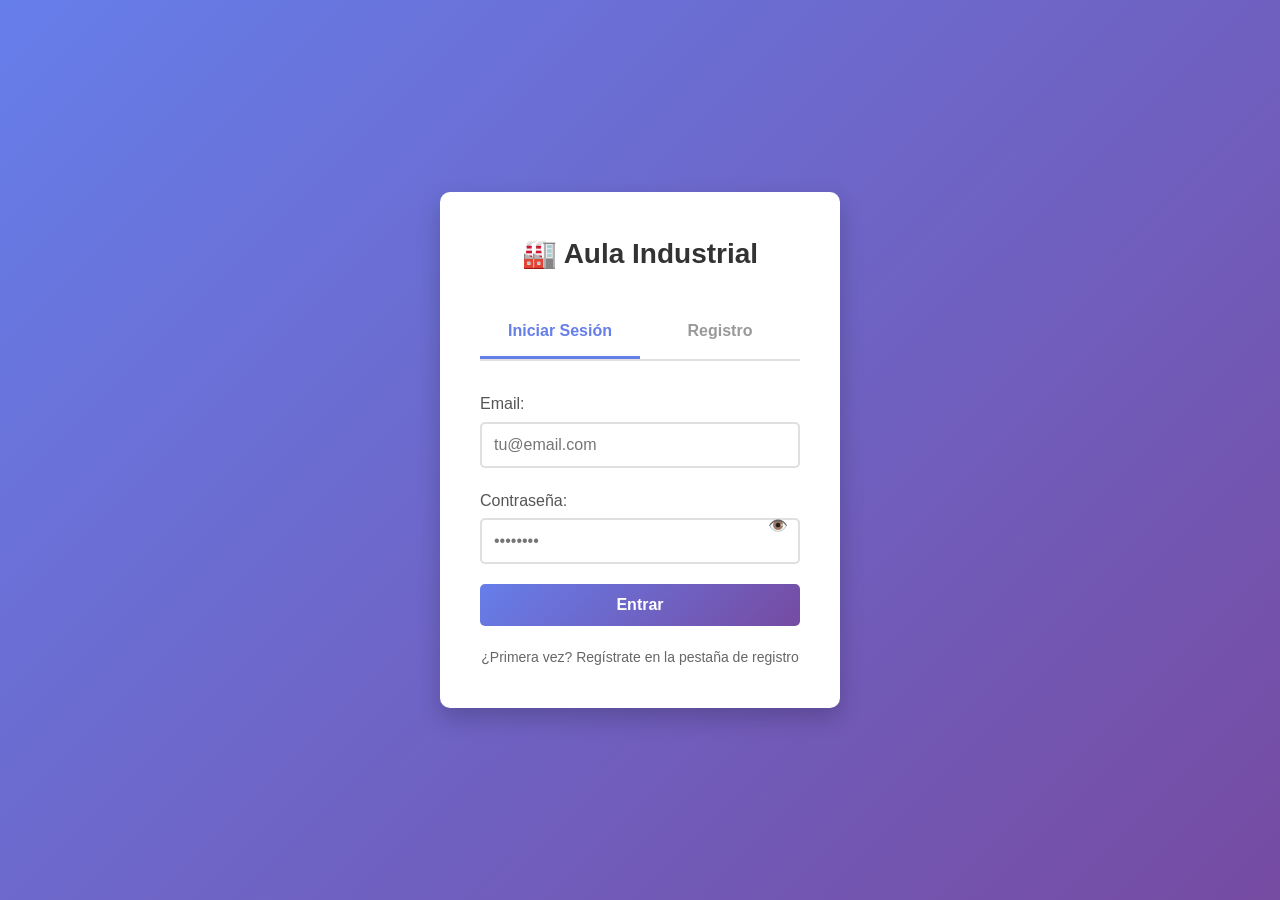
<file: index.html>
<!DOCTYPE html>
<html lang="es">
<head>
    <meta charset="UTF-8">
    <meta name="viewport" content="width=device-width, initial-scale=1.0">
    <title>Aula Industrial - Login</title>
    <link rel="stylesheet" href="css/styles.css">
    <style>
        /* Estilos específicos para login */
        .login-container {
            min-height: 100vh;
            display: flex;
            align-items: center;
            justify-content: center;
            background: linear-gradient(135deg, #667eea 0%, #764ba2 100%);
            font-family: 'Segoe UI', Tahoma, Geneva, Verdana, sans-serif;
        }

        .login-box {
            background: white;
            padding: 40px;
            border-radius: 10px;
            box-shadow: 0 10px 25px rgba(0,0,0,0.2);
            width: 100%;
            max-width: 400px;
            animation: slideDown 0.5s ease;
        }

        @keyframes slideDown {
            from {
                opacity: 0;
                transform: translateY(-30px);
            }
            to {
                opacity: 1;
                transform: translateY(0);
            }
        }

        .login-box h1 {
            text-align: center;
            color: #333;
            margin-bottom: 30px;
            font-size: 28px;
        }

        .form-group {
            margin-bottom: 20px;
        }

        .form-group label {
            display: block;
            margin-bottom: 5px;
            color: #555;
            font-weight: 500;
        }

        .form-group input {
            width: 100%;
            padding: 12px;
            border: 2px solid #e0e0e0;
            border-radius: 5px;
            font-size: 16px;
            transition: border-color 0.3s;
            box-sizing: border-box;
        }

        .form-group input:focus {
            outline: none;
            border-color: #667eea;
        }

        .btn-login {
            width: 100%;
            padding: 12px;
            background: linear-gradient(135deg, #667eea 0%, #764ba2 100%);
            color: white;
            border: none;
            border-radius: 5px;
            font-size: 16px;
            font-weight: 600;
            cursor: pointer;
            transition: transform 0.2s;
        }

        .btn-login:hover {
            transform: translateY(-2px);
            box-shadow: 0 5px 15px rgba(102, 126, 234, 0.4);
        }

        .btn-login:active {
            transform: translateY(0);
        }

        .error-message {
            background: #fee;
            color: #c33;
            padding: 10px;
            border-radius: 5px;
            margin-bottom: 15px;
            display: none;
            text-align: center;
        }

        .success-message {
            background: #efe;
            color: #3c3;
            padding: 10px;
            border-radius: 5px;
            margin-bottom: 15px;
            display: none;
            text-align: center;
        }

        .tabs {
            display: flex;
            margin-bottom: 30px;
            border-bottom: 2px solid #e0e0e0;
        }

        .tab {
            flex: 1;
            text-align: center;
            padding: 12px;
            cursor: pointer;
            color: #999;
            font-weight: 600;
            transition: all 0.3s;
            border-bottom: 3px solid transparent;
        }

        .tab.active {
            color: #667eea;
            border-bottom-color: #667eea;
        }

        .tab-content {
            display: none;
        }

        .tab-content.active {
            display: block;
        }

        .info-text {
            text-align: center;
            color: #666;
            margin-top: 20px;
            font-size: 14px;
        }

        .password-toggle {
            position: relative;
        }

        .password-toggle input {
            padding-right: 40px;
        }

        .password-toggle .toggle-icon {
            position: absolute;
            right: 12px;
            top: 50%;
            transform: translateY(-50%);
            cursor: pointer;
            color: #999;
            user-select: none;
        }
    </style>
</head>
<body>
    <div class="login-container">
        <div class="login-box">
            <h1>🏭 Aula Industrial</h1>
            
            <div class="tabs">
                <div class="tab active" data-tab="login">Iniciar Sesión</div>
                <div class="tab" data-tab="register">Registro</div>
            </div>

            <div id="error-message" class="error-message"></div>
            <div id="success-message" class="success-message"></div>

            <!-- TAB DE LOGIN -->
            <div id="login-tab" class="tab-content active">
                <form id="login-form">
                    <div class="form-group">
                        <label for="login-email">Email:</label>
                        <input type="email" id="login-email" required placeholder="tu@email.com">
                    </div>
                    <div class="form-group password-toggle">
                        <label for="login-password">Contraseña:</label>
                        <input type="password" id="login-password" required placeholder="••••••••">
                        <span class="toggle-icon" onclick="togglePassword('login-password')">👁️</span>
                    </div>
                    <button type="submit" class="btn-login">Entrar</button>
                </form>
                <p class="info-text">¿Primera vez? Regístrate en la pestaña de registro</p>
            </div>

            <!-- TAB DE REGISTRO -->
            <div id="register-tab" class="tab-content">
                <form id="register-form">
                    <div class="form-group">
                        <label for="register-name">Nombre completo:</label>
                        <input type="text" id="register-name" required placeholder="Juan Pérez">
                    </div>
                    <div class="form-group">
                        <label for="register-email">Email:</label>
                        <input type="email" id="register-email" required placeholder="tu@email.com">
                    </div>
                    <div class="form-group password-toggle">
                        <label for="register-password">Contraseña:</label>
                        <input type="password" id="register-password" required placeholder="Mínimo 6 caracteres">
                        <span class="toggle-icon" onclick="togglePassword('register-password')">👁️</span>
                    </div>
                    <div class="form-group password-toggle">
                        <label for="register-confirm">Confirmar contraseña:</label>
                        <input type="password" id="register-confirm" required placeholder="Repite la contraseña">
                        <span class="toggle-icon" onclick="togglePassword('register-confirm')">👁️</span>
                    </div>
                    <button type="submit" class="btn-login">Crear Cuenta</button>
                </form>
                <p class="info-text">¿Ya tienes cuenta? Inicia sesión</p>
            </div>
        </div>
    </div>

    <script src="js/auth.js"></script>
    <script>
        // Sistema de tabs
        document.querySelectorAll('.tab').forEach(tab => {
            tab.addEventListener('click', function() {
                const tabName = this.dataset.tab;
                
                // Actualizar tabs activos
                document.querySelectorAll('.tab').forEach(t => t.classList.remove('active'));
                this.classList.add('active');
                
                // Mostrar contenido correcto
                document.querySelectorAll('.tab-content').forEach(content => {
                    content.classList.remove('active');
                });
                document.getElementById(`${tabName}-tab`).classList.add('active');
                
                // Limpiar mensajes
                hideMessages();
            });
        });

        // Toggle password visibility
        function togglePassword(inputId) {
            const input = document.getElementById(inputId);
            input.type = input.type === 'password' ? 'text' : 'password';
        }

        // Funciones de mensajes
        function showError(message) {
            const errorDiv = document.getElementById('error-message');
            errorDiv.textContent = message;
            errorDiv.style.display = 'block';
            setTimeout(() => {
                errorDiv.style.display = 'none';
            }, 4000);
        }

        function showSuccess(message) {
            const successDiv = document.getElementById('success-message');
            successDiv.textContent = message;
            successDiv.style.display = 'block';
            setTimeout(() => {
                successDiv.style.display = 'none';
            }, 3000);
        }

        function hideMessages() {
            document.getElementById('error-message').style.display = 'none';
            document.getElementById('success-message').style.display = 'none';
        }

        // Manejo del formulario de login
        document.getElementById('login-form').addEventListener('submit', function(e) {
            e.preventDefault();
            
            const email = document.getElementById('login-email').value;
            const password = document.getElementById('login-password').value;
            
            if (login(email, password)) {
                showSuccess('¡Login exitoso! Redirigiendo...');
                setTimeout(() => {
                    window.location.href = 'app.html';
                }, 1000);
            } else {
                showError('Email o contraseña incorrectos');
            }
        });

        // Manejo del formulario de registro
        document.getElementById('register-form').addEventListener('submit', function(e) {
            e.preventDefault();
            
            const name = document.getElementById('register-name').value;
            const email = document.getElementById('register-email').value;
            const password = document.getElementById('register-password').value;
            const confirmPassword = document.getElementById('register-confirm').value;
            
            // Validaciones
            if (password.length < 6) {
                showError('La contraseña debe tener al menos 6 caracteres');
                return;
            }
            
            if (password !== confirmPassword) {
                showError('Las contraseñas no coinciden');
                return;
            }
            
            if (register(name, email, password)) {
                showSuccess('¡Cuenta creada! Ya puedes iniciar sesión');
                
                // Cambiar a tab de login después de 2 segundos
                setTimeout(() => {
                    document.querySelector('.tab[data-tab="login"]').click();
                    document.getElementById('login-email').value = email;
                }, 2000);
                
                // Limpiar formulario
                document.getElementById('register-form').reset();
            } else {
                showError('Este email ya está registrado');
            }
        });

        // Verificar si ya hay sesión activa
        if (isLoggedIn()) {
            window.location.href = 'app.html';
        }
    </script>
</body>
</html>
</file>
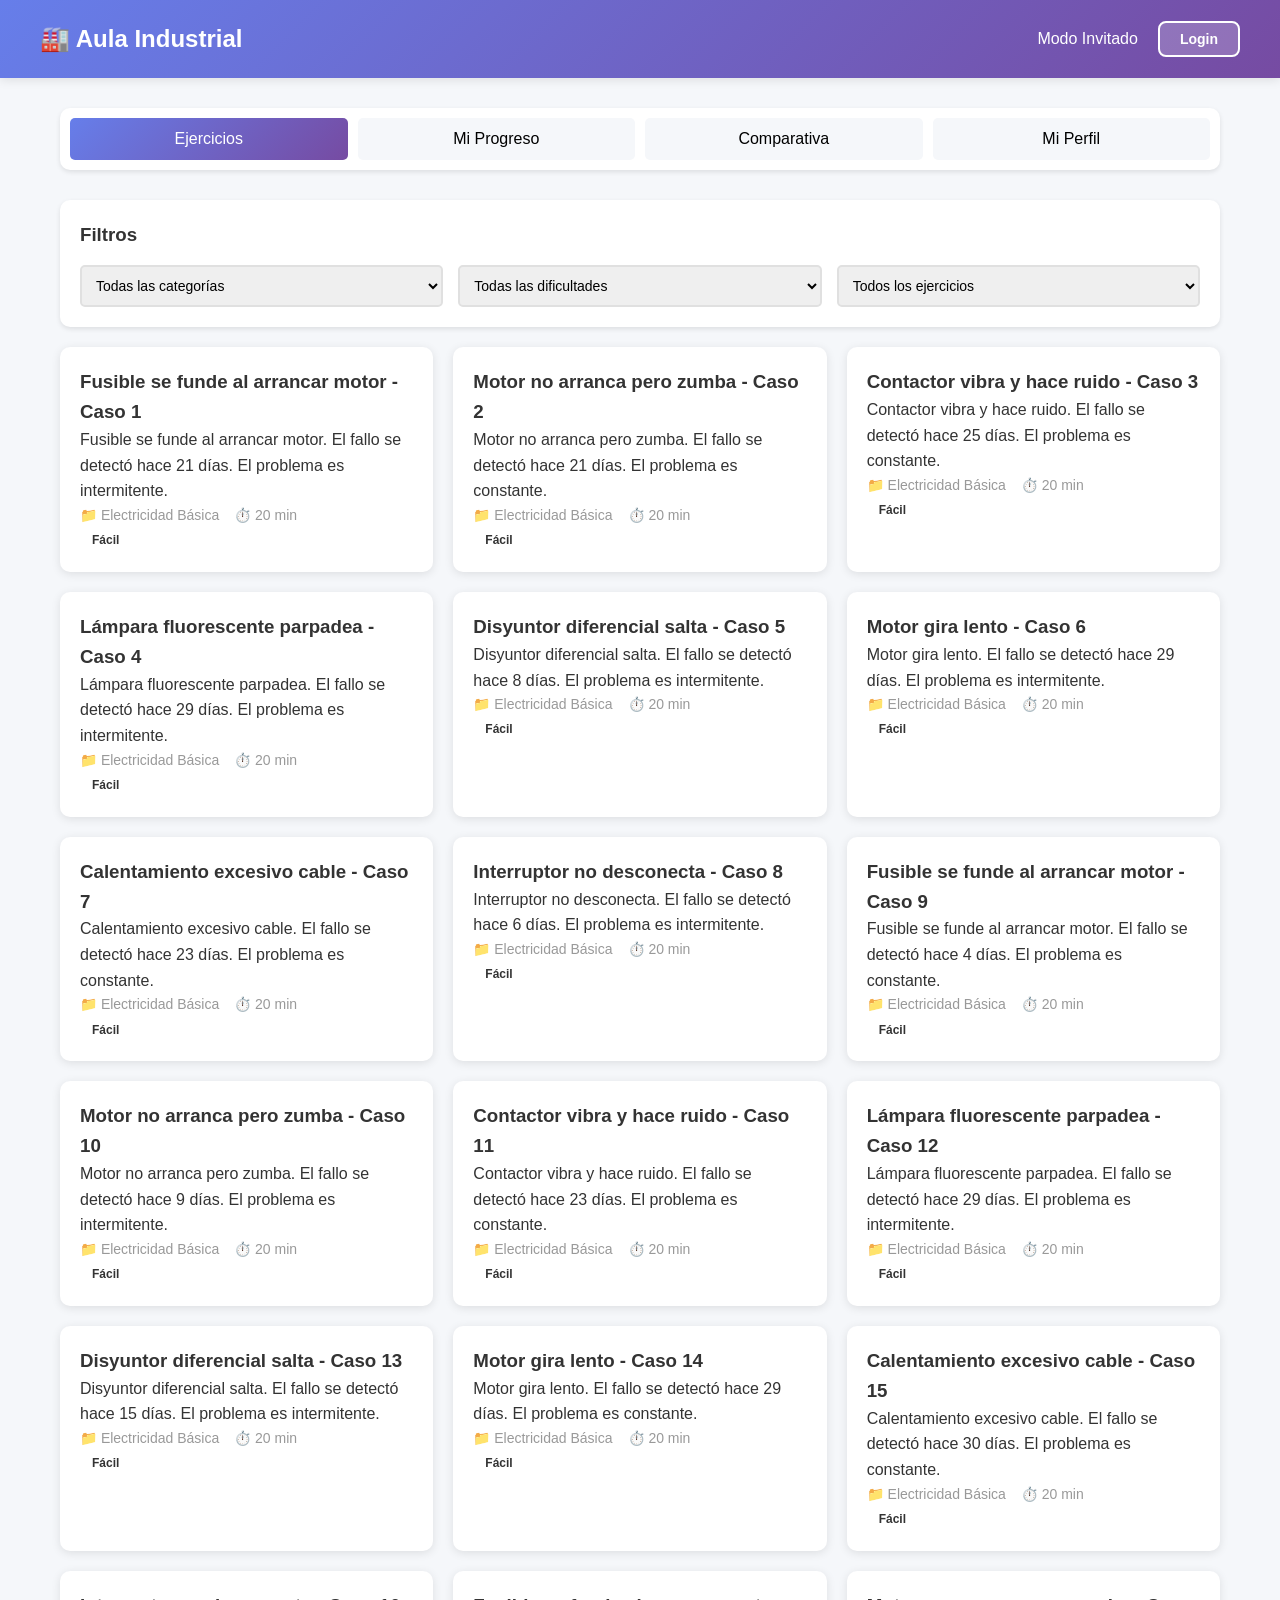
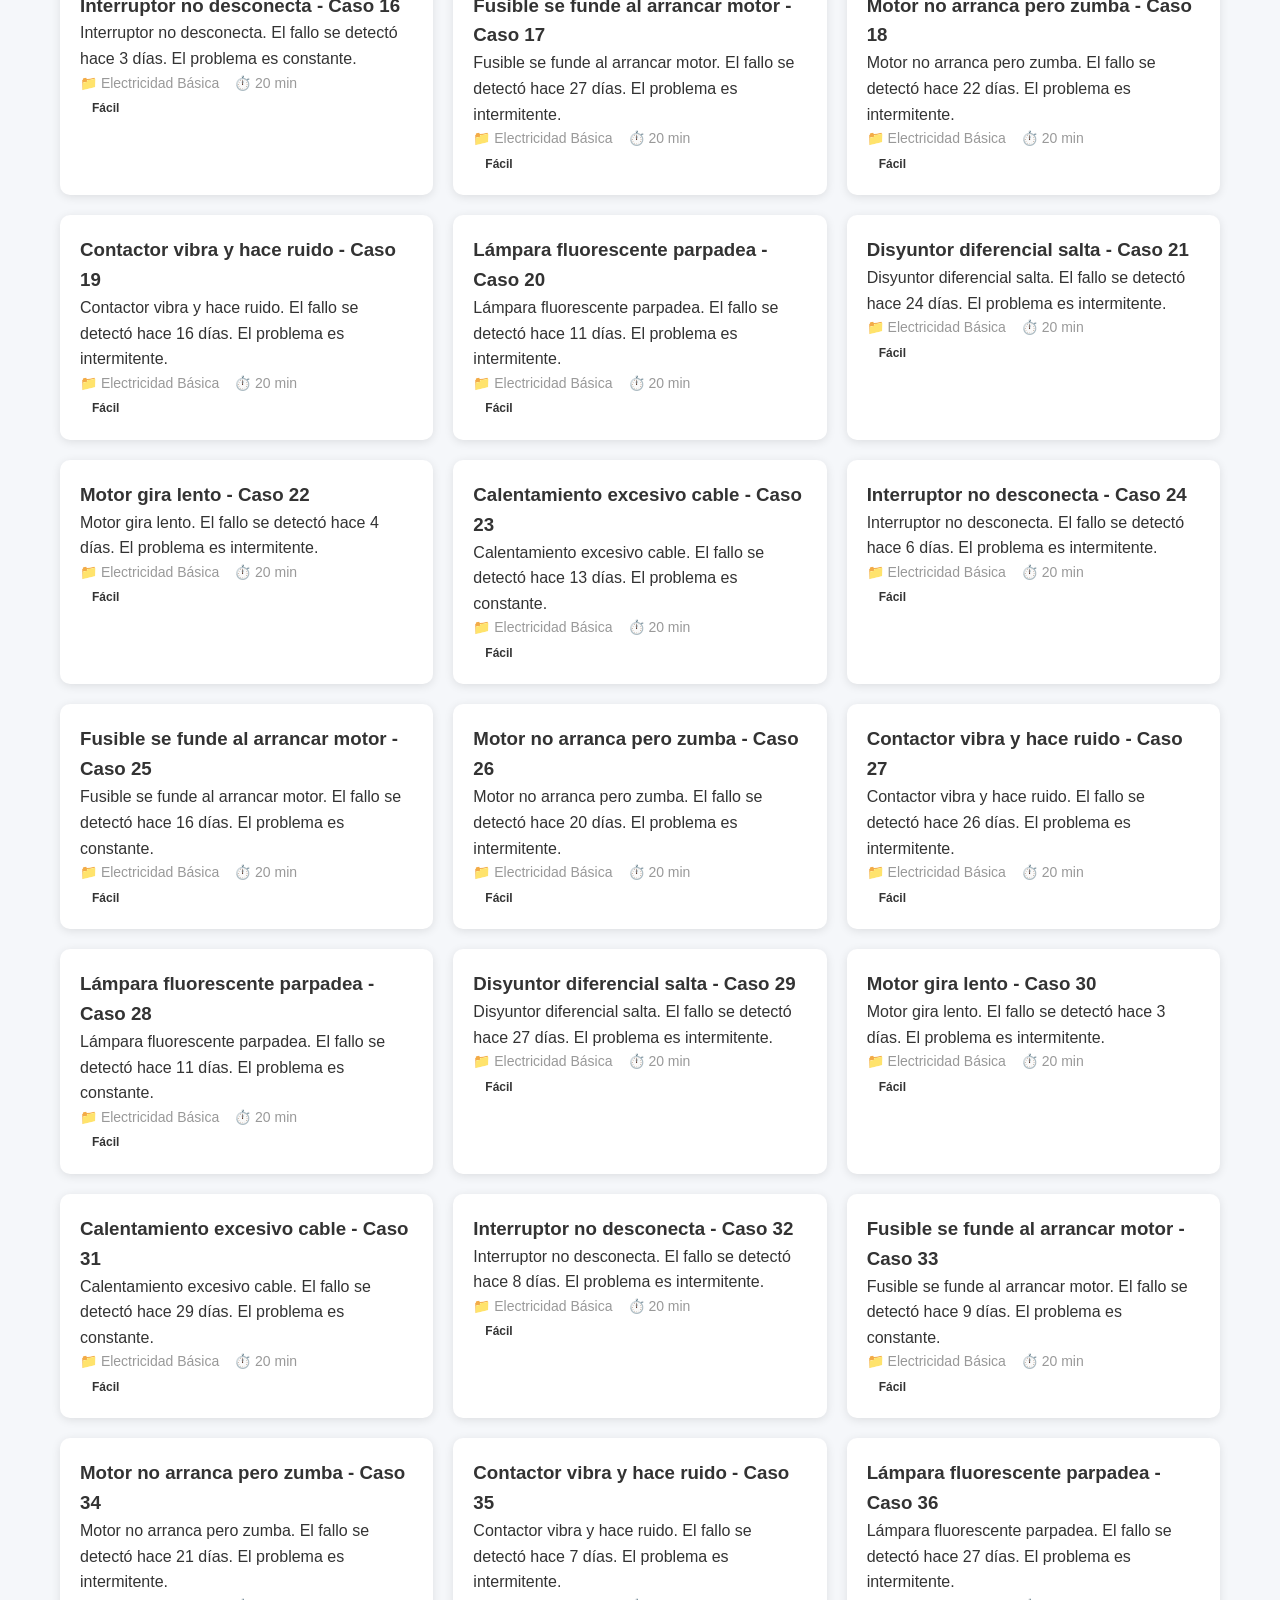
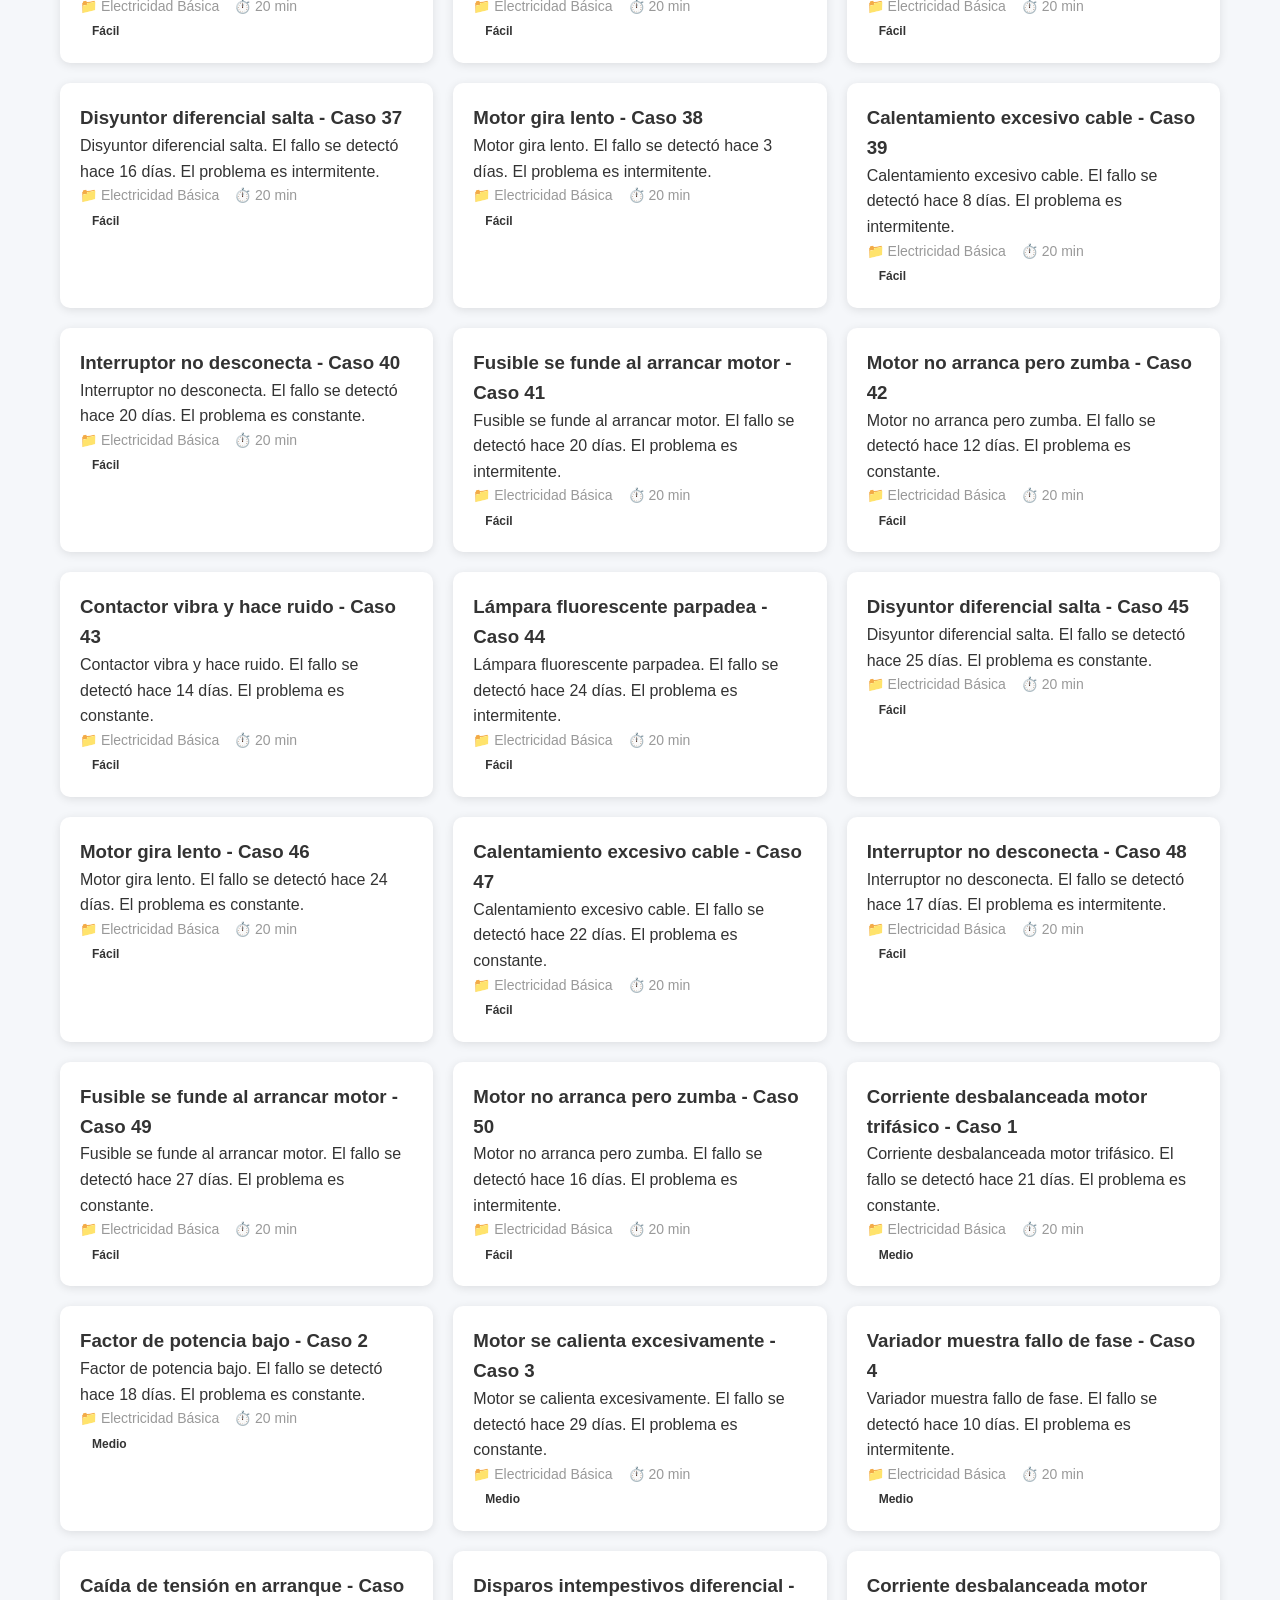
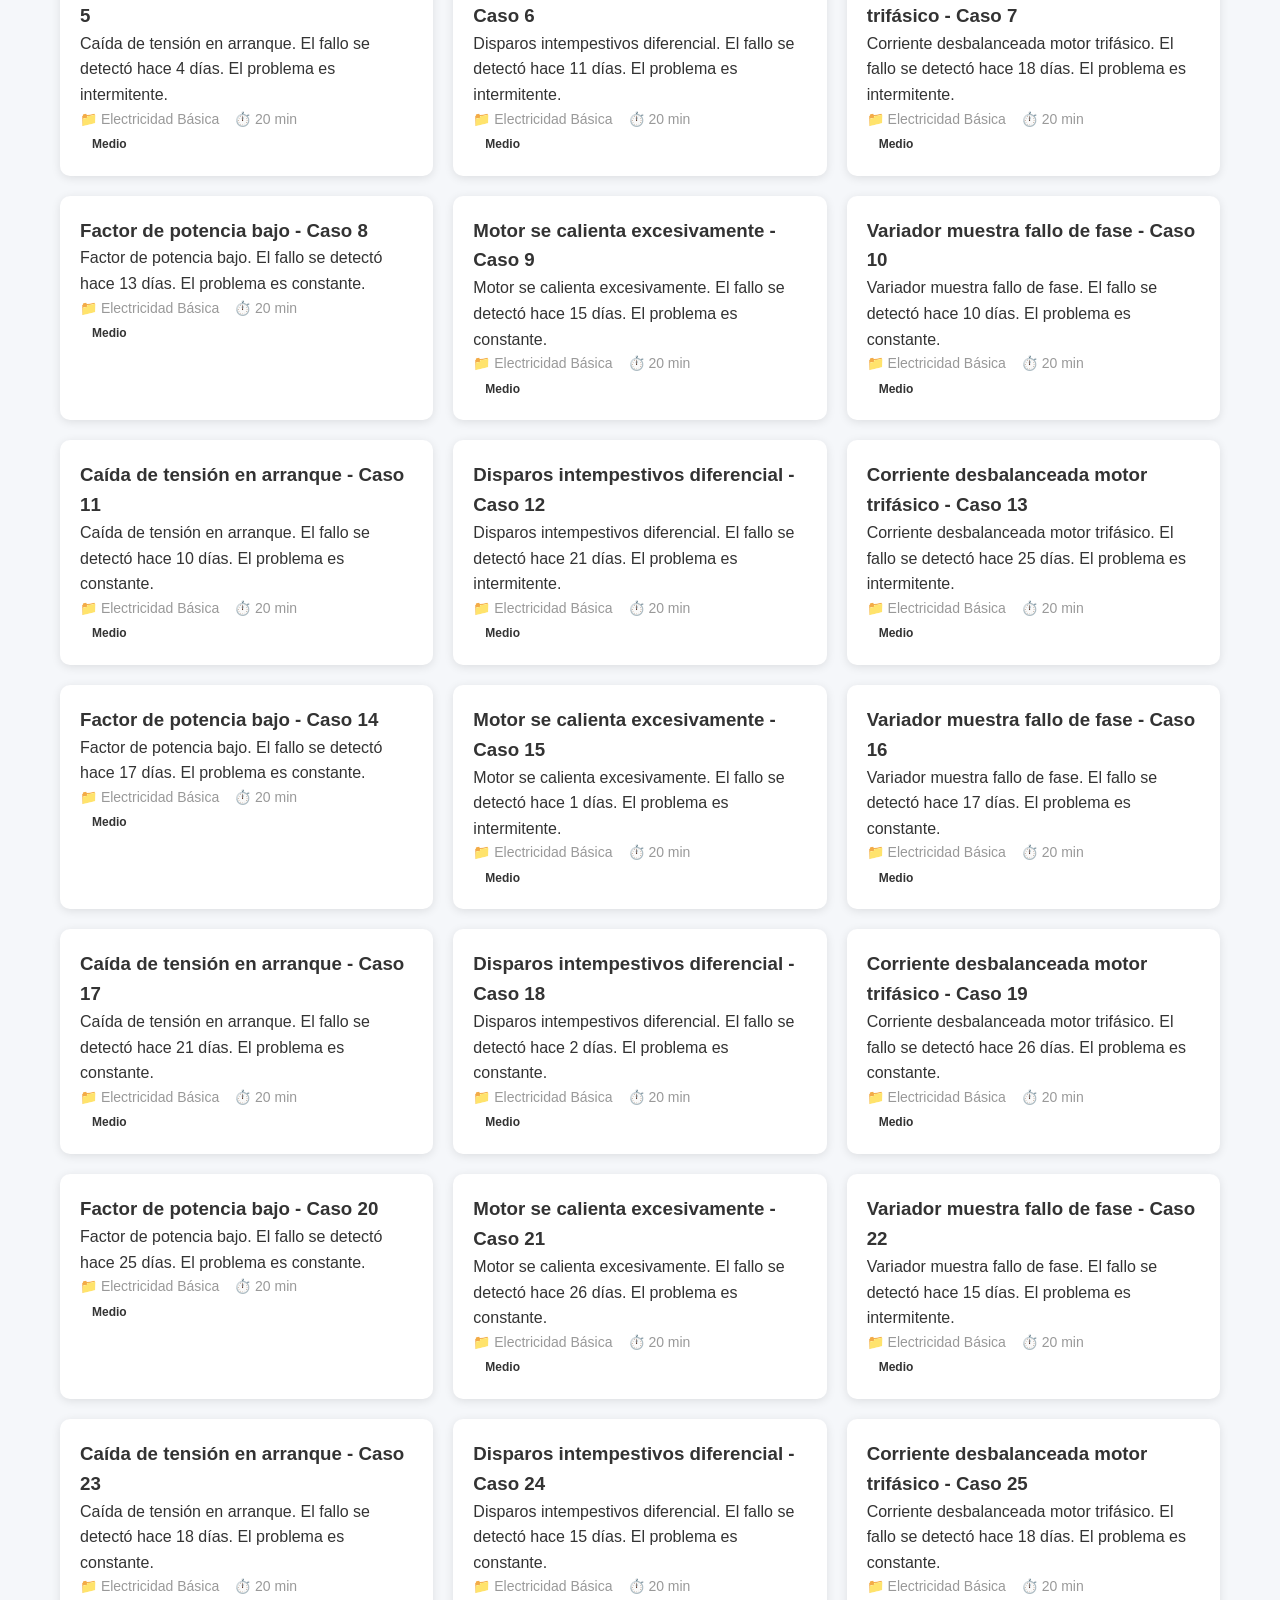
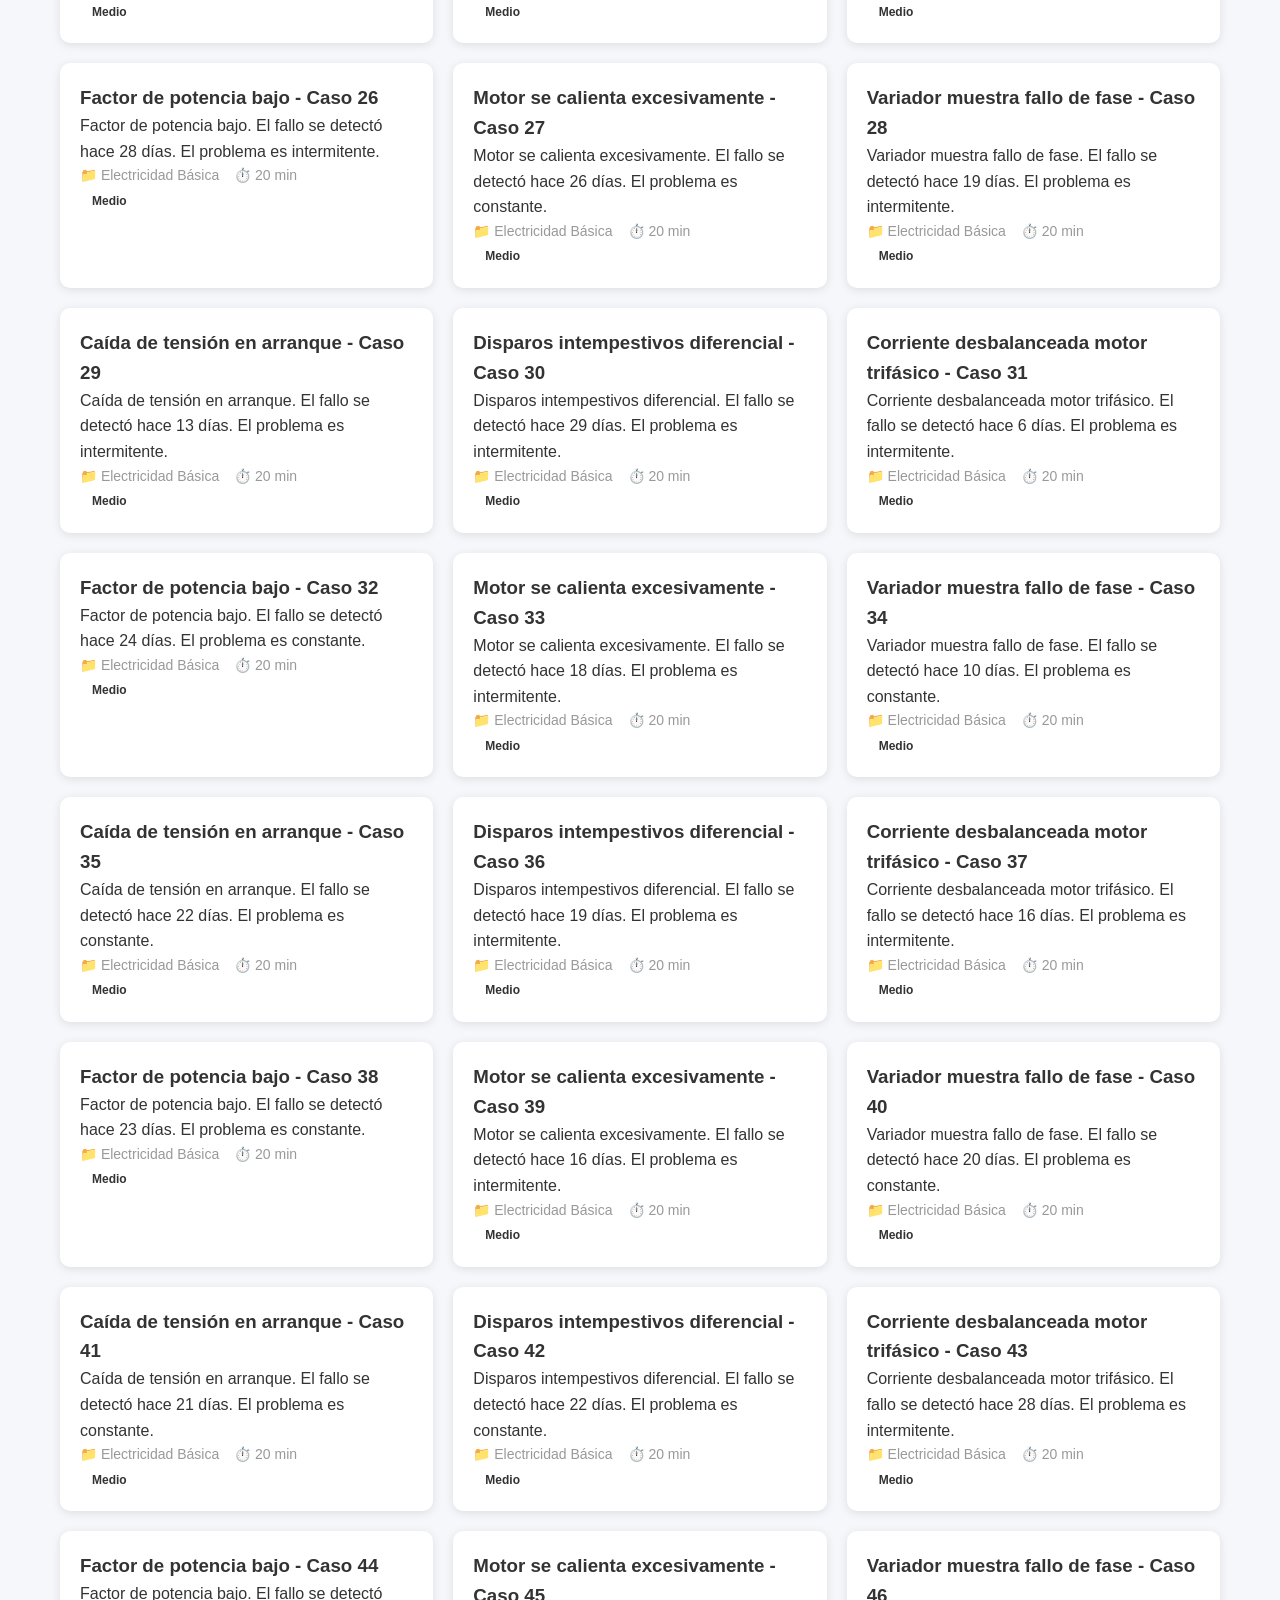
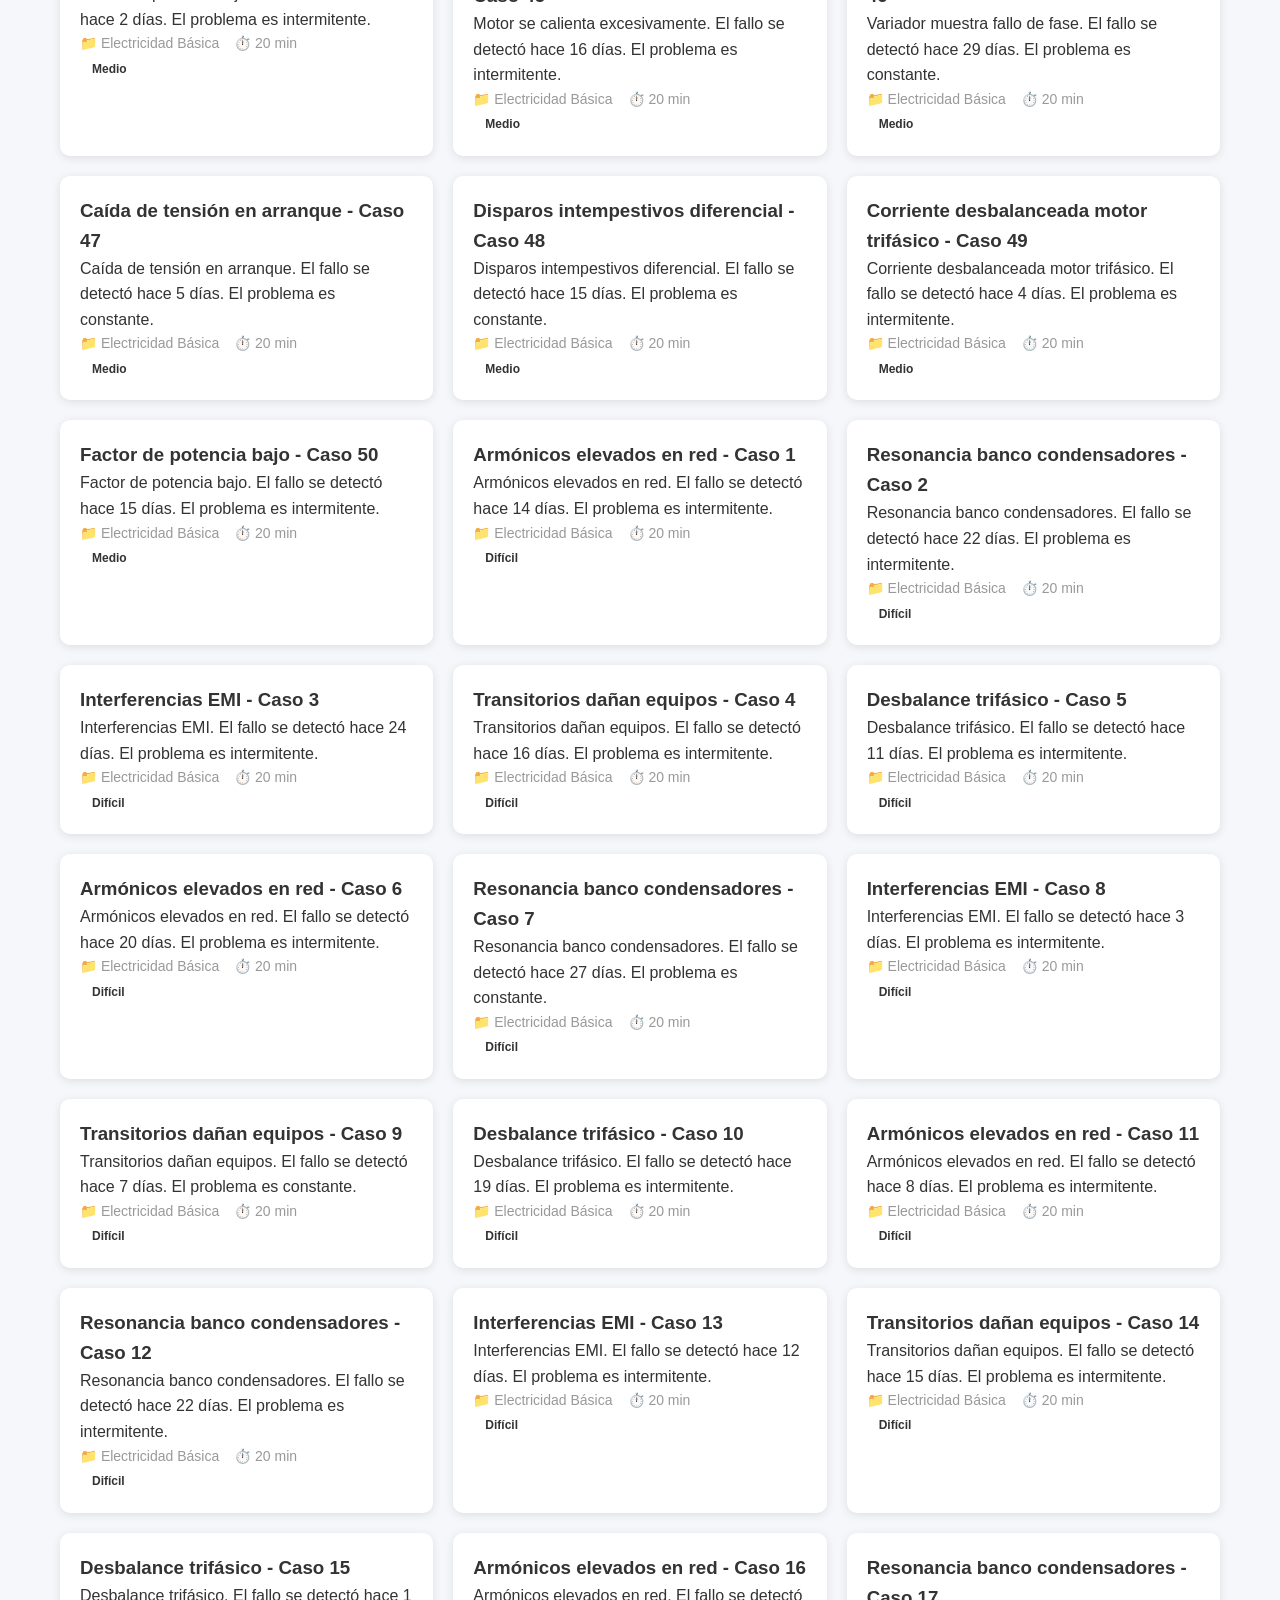
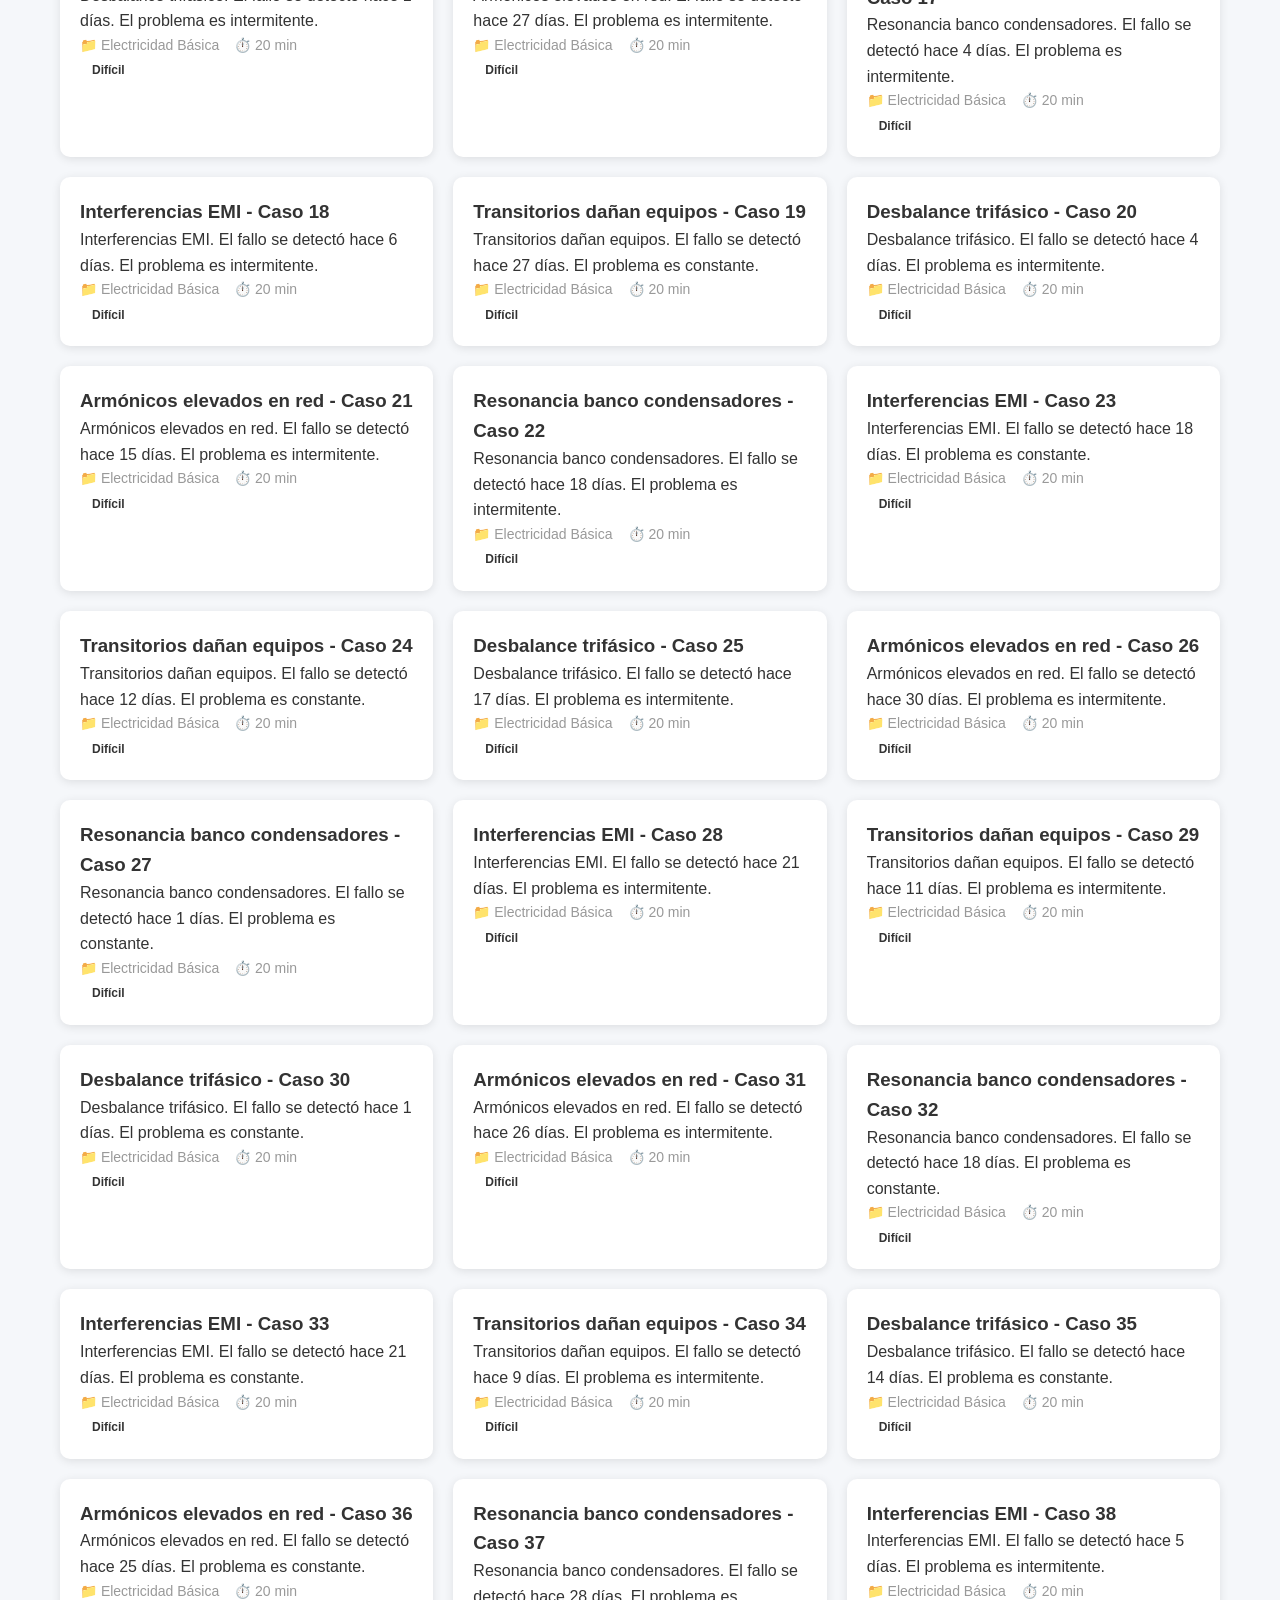
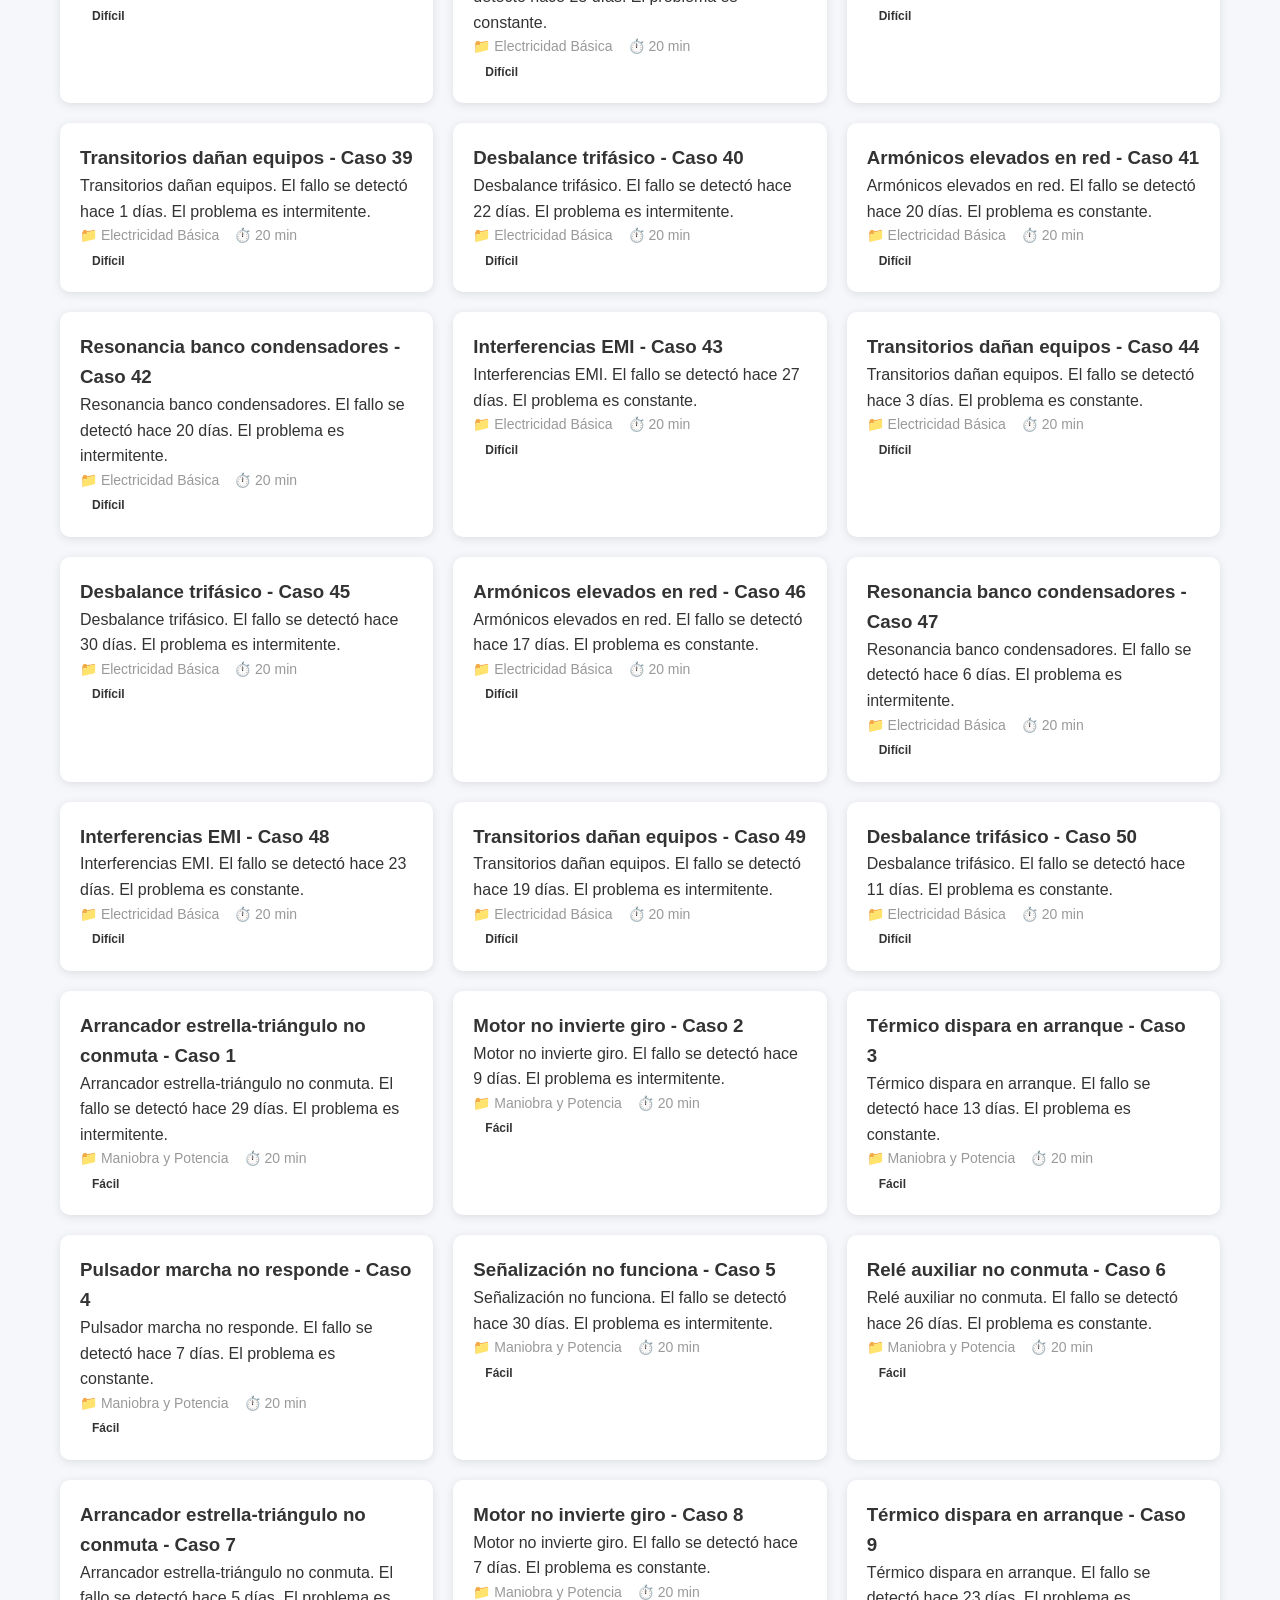
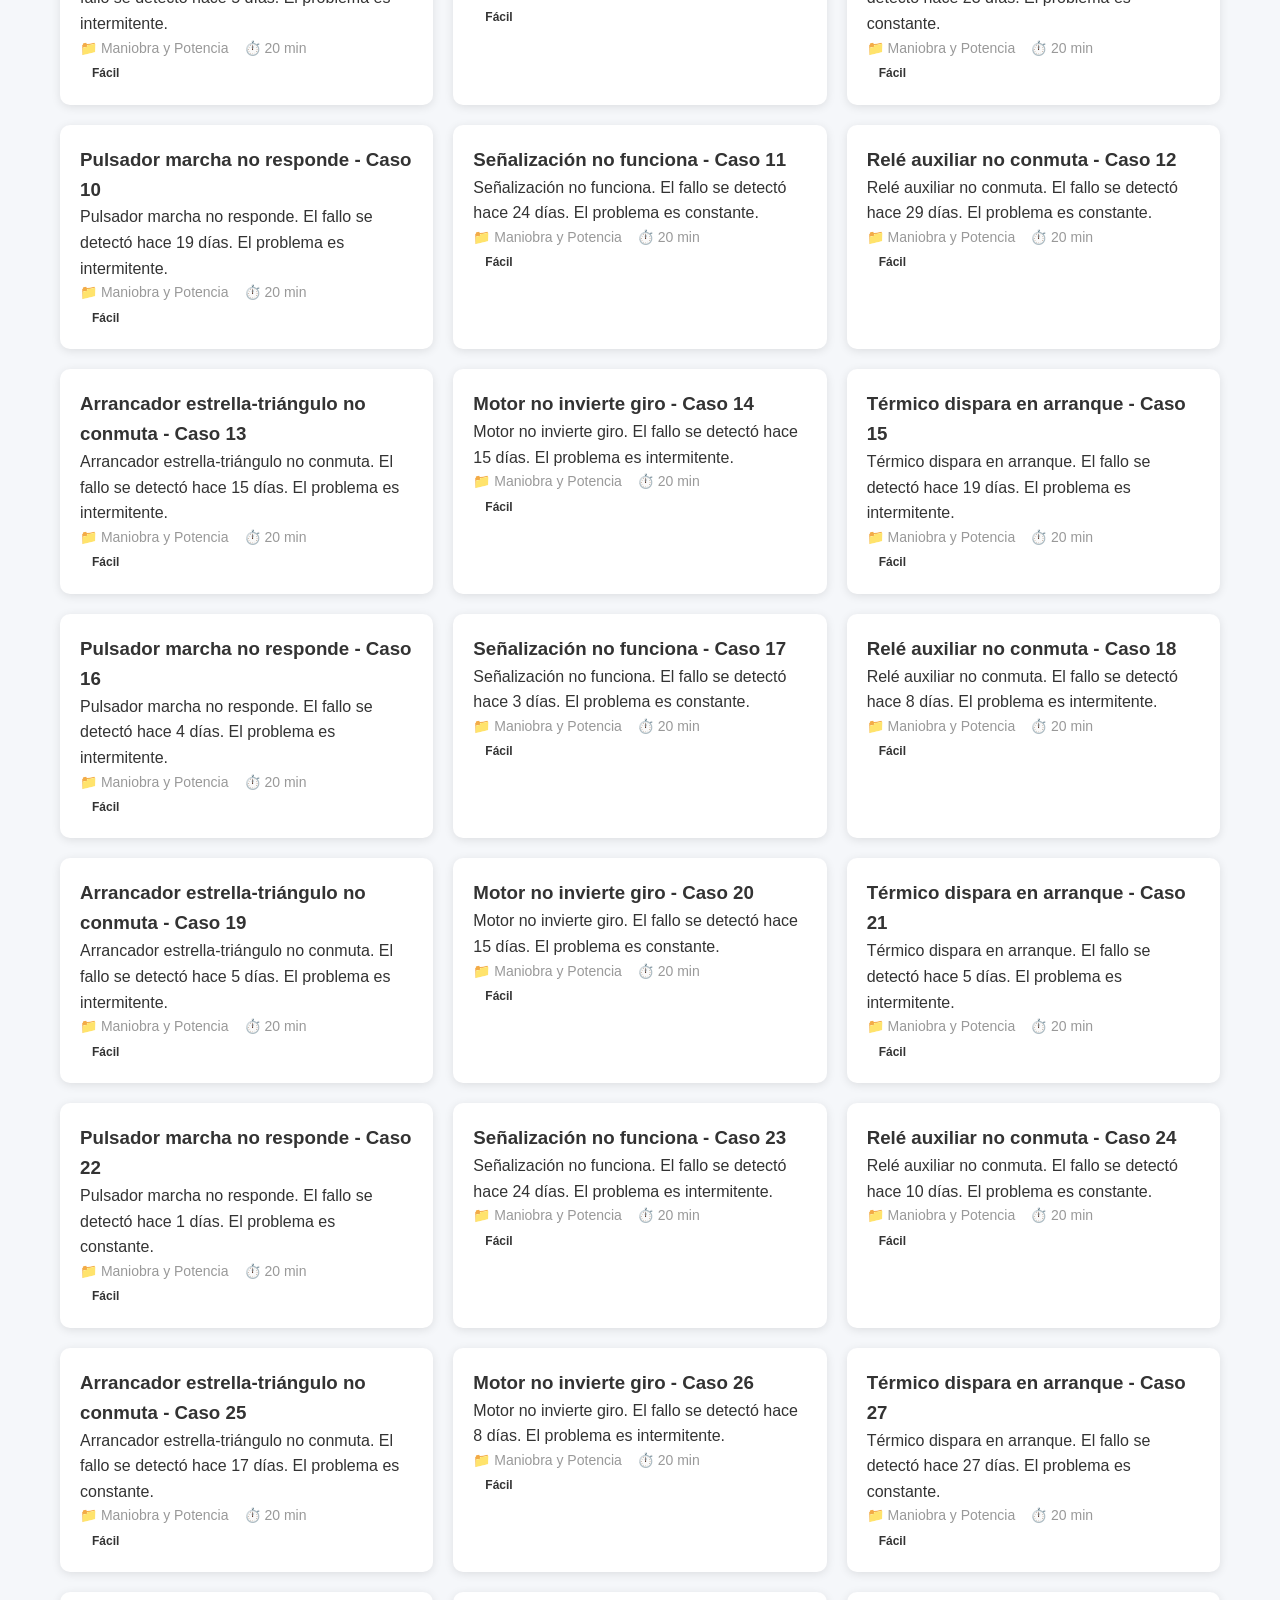
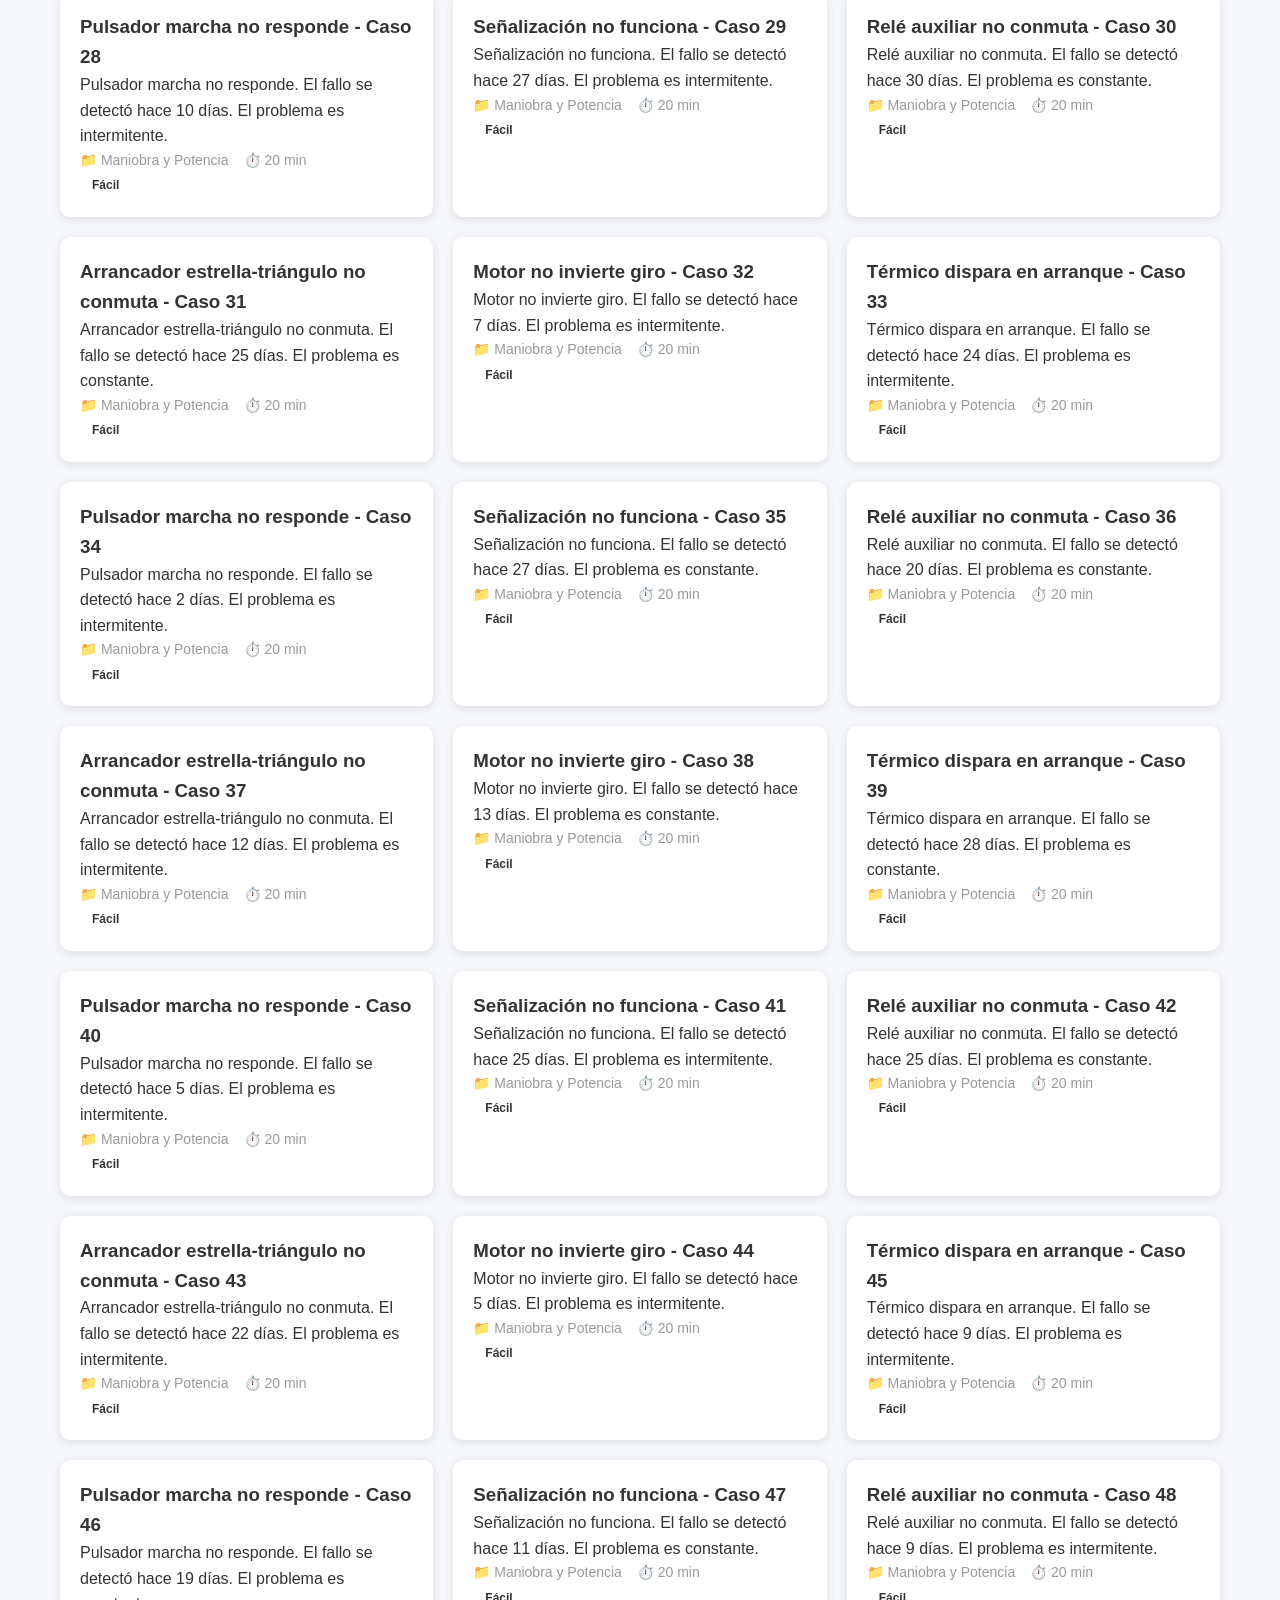
<file: V4_5/index.html>
<!DOCTYPE html>
<html lang="es">
<head>
    <meta charset="UTF-8">
    <meta name="viewport" content="width=device-width, initial-scale=1.0">
    <title>Aula Industrial - Redirigiendo...</title>
    <script>
        // Redirección automática a app.html
        window.location.href = 'app.html';
    </script>
</head>
<body>
    <p style="text-align: center; padding: 50px; font-family: Arial;">Redirigiendo a Aula Industrial...</p>
</body>
</html>
    <link rel="stylesheet" href="css/styles.css">
    <style>
        /* Estilos específicos para login */
        .login-container {
            min-height: 100vh;
            display: flex;
            align-items: center;
            justify-content: center;
            background: linear-gradient(135deg, #667eea 0%, #764ba2 100%);
            font-family: 'Segoe UI', Tahoma, Geneva, Verdana, sans-serif;
        }

        .login-box {
            background: white;
            padding: 40px;
            border-radius: 10px;
            box-shadow: 0 10px 25px rgba(0,0,0,0.2);
            width: 100%;
            max-width: 400px;
            animation: slideDown 0.5s ease;
        }

        @keyframes slideDown {
            from {
                opacity: 0;
                transform: translateY(-30px);
            }
            to {
                opacity: 1;
                transform: translateY(0);
            }
        }

        .login-box h1 {
            text-align: center;
            color: #333;
            margin-bottom: 30px;
            font-size: 28px;
        }

        .form-group {
            margin-bottom: 20px;
        }

        .form-group label {
            display: block;
            margin-bottom: 5px;
            color: #555;
            font-weight: 500;
        }

        .form-group input {
            width: 100%;
            padding: 12px;
            border: 2px solid #e0e0e0;
            border-radius: 5px;
            font-size: 16px;
            transition: border-color 0.3s;
            box-sizing: border-box;
        }

        .form-group input:focus {
            outline: none;
            border-color: #667eea;
        }

        .btn-login {
            width: 100%;
            padding: 12px;
            background: linear-gradient(135deg, #667eea 0%, #764ba2 100%);
            color: white;
            border: none;
            border-radius: 5px;
            font-size: 16px;
            font-weight: 600;
            cursor: pointer;
            transition: transform 0.2s;
        }

        .btn-login:hover {
            transform: translateY(-2px);
            box-shadow: 0 5px 15px rgba(102, 126, 234, 0.4);
        }

        .btn-login:active {
            transform: translateY(0);
        }

        .error-message {
            background: #fee;
            color: #c33;
            padding: 10px;
            border-radius: 5px;
            margin-bottom: 15px;
            display: none;
            text-align: center;
        }

        .success-message {
            background: #efe;
            color: #3c3;
            padding: 10px;
            border-radius: 5px;
            margin-bottom: 15px;
            display: none;
            text-align: center;
        }

        .tabs {
            display: flex;
            margin-bottom: 30px;
            border-bottom: 2px solid #e0e0e0;
        }

        .tab {
            flex: 1;
            text-align: center;
            padding: 12px;
            cursor: pointer;
            color: #999;
            font-weight: 600;
            transition: all 0.3s;
            border-bottom: 3px solid transparent;
        }

        .tab.active {
            color: #667eea;
            border-bottom-color: #667eea;
        }

        .tab-content {
            display: none;
        }

        .tab-content.active {
            display: block;
        }

        .info-text {
            text-align: center;
            color: #666;
            margin-top: 20px;
            font-size: 14px;
        }

        .password-toggle {
            position: relative;
        }

        .password-toggle input {
            padding-right: 40px;
        }

        .password-toggle .toggle-icon {
            position: absolute;
            right: 12px;
            top: 50%;
            transform: translateY(-50%);
            cursor: pointer;
            color: #999;
            user-select: none;
        }
    </style>
</head>
<body>
    <div class="login-container">
        <div class="login-box">
            <h1>🏭 Aula Industrial</h1>
            
            <div class="tabs">
                <div class="tab active" data-tab="login">Iniciar Sesión</div>
                <div class="tab" data-tab="register">Registro</div>
            </div>

            <div id="error-message" class="error-message"></div>
            <div id="success-message" class="success-message"></div>

            <!-- TAB DE LOGIN -->
            <div id="login-tab" class="tab-content active">
                <form id="login-form">
                    <div class="form-group">
                        <label for="login-email">Email:</label>
                        <input type="email" id="login-email" required placeholder="tu@email.com">
                    </div>
                    <div class="form-group password-toggle">
                        <label for="login-password">Contraseña:</label>
                        <input type="password" id="login-password" required placeholder="••••••••">
                        <span class="toggle-icon" onclick="togglePassword('login-password')">👁️</span>
                    </div>
                    <button type="submit" class="btn-login">Entrar</button>
                </form>
                <p class="info-text">¿Primera vez? Regístrate en la pestaña de registro</p>
            </div>

            <!-- TAB DE REGISTRO -->
            <div id="register-tab" class="tab-content">
                <form id="register-form">
                    <div class="form-group">
                        <label for="register-name">Nombre completo:</label>
                        <input type="text" id="register-name" required placeholder="Juan Pérez">
                    </div>
                    <div class="form-group">
                        <label for="register-email">Email:</label>
                        <input type="email" id="register-email" required placeholder="tu@email.com">
                    </div>
                    <div class="form-group password-toggle">
                        <label for="register-password">Contraseña:</label>
                        <input type="password" id="register-password" required placeholder="Mínimo 6 caracteres">
                        <span class="toggle-icon" onclick="togglePassword('register-password')">👁️</span>
                    </div>
                    <div class="form-group password-toggle">
                        <label for="register-confirm">Confirmar contraseña:</label>
                        <input type="password" id="register-confirm" required placeholder="Repite la contraseña">
                        <span class="toggle-icon" onclick="togglePassword('register-confirm')">👁️</span>
                    </div>
                    <button type="submit" class="btn-login">Crear Cuenta</button>
                </form>
                <p class="info-text">¿Ya tienes cuenta? Inicia sesión</p>
            </div>
        </div>
    </div>

    <script src="js/auth.js"></script>
    <script>
        // Sistema de tabs
        document.querySelectorAll('.tab').forEach(tab => {
            tab.addEventListener('click', function() {
                const tabName = this.dataset.tab;
                
                // Actualizar tabs activos
                document.querySelectorAll('.tab').forEach(t => t.classList.remove('active'));
                this.classList.add('active');
                
                // Mostrar contenido correcto
                document.querySelectorAll('.tab-content').forEach(content => {
                    content.classList.remove('active');
                });
                document.getElementById(`${tabName}-tab`).classList.add('active');
                
                // Limpiar mensajes
                hideMessages();
            });
        });

        // Toggle password visibility
        function togglePassword(inputId) {
            const input = document.getElementById(inputId);
            input.type = input.type === 'password' ? 'text' : 'password';
        }

        // Funciones de mensajes
        function showError(message) {
            const errorDiv = document.getElementById('error-message');
            errorDiv.textContent = message;
            errorDiv.style.display = 'block';
            setTimeout(() => {
                errorDiv.style.display = 'none';
            }, 4000);
        }

        function showSuccess(message) {
            const successDiv = document.getElementById('success-message');
            successDiv.textContent = message;
            successDiv.style.display = 'block';
            setTimeout(() => {
                successDiv.style.display = 'none';
            }, 3000);
        }

        function hideMessages() {
            document.getElementById('error-message').style.display = 'none';
            document.getElementById('success-message').style.display = 'none';
        }

        // Manejo del formulario de login
        document.getElementById('login-form').addEventListener('submit', function(e) {
            e.preventDefault();
            
            const email = document.getElementById('login-email').value;
            const password = document.getElementById('login-password').value;
            
            if (login(email, password)) {
                showSuccess('¡Login exitoso! Redirigiendo...');
                setTimeout(() => {
                    window.location.href = 'app.html';
                }, 1000);
            } else {
                showError('Email o contraseña incorrectos');
            }
        });

        // Manejo del formulario de registro
        document.getElementById('register-form').addEventListener('submit', function(e) {
            e.preventDefault();
            
            const name = document.getElementById('register-name').value;
            const email = document.getElementById('register-email').value;
            const password = document.getElementById('register-password').value;
            const confirmPassword = document.getElementById('register-confirm').value;
            
            // Validaciones
            if (password.length < 6) {
                showError('La contraseña debe tener al menos 6 caracteres');
                return;
            }
            
            if (password !== confirmPassword) {
                showError('Las contraseñas no coinciden');
                return;
            }
            
            if (register(name, email, password)) {
                showSuccess('¡Cuenta creada! Ya puedes iniciar sesión');
                
                // Cambiar a tab de login después de 2 segundos
                setTimeout(() => {
                    document.querySelector('.tab[data-tab="login"]').click();
                    document.getElementById('login-email').value = email;
                }, 2000);
                
                // Limpiar formulario
                document.getElementById('register-form').reset();
            } else {
                showError('Este email ya está registrado');
            }
        });

        // Verificar si ya hay sesión activa
        if (isLoggedIn()) {
            window.location.href = 'app.html';
        }
    </script>
</body>
</html>
</file>
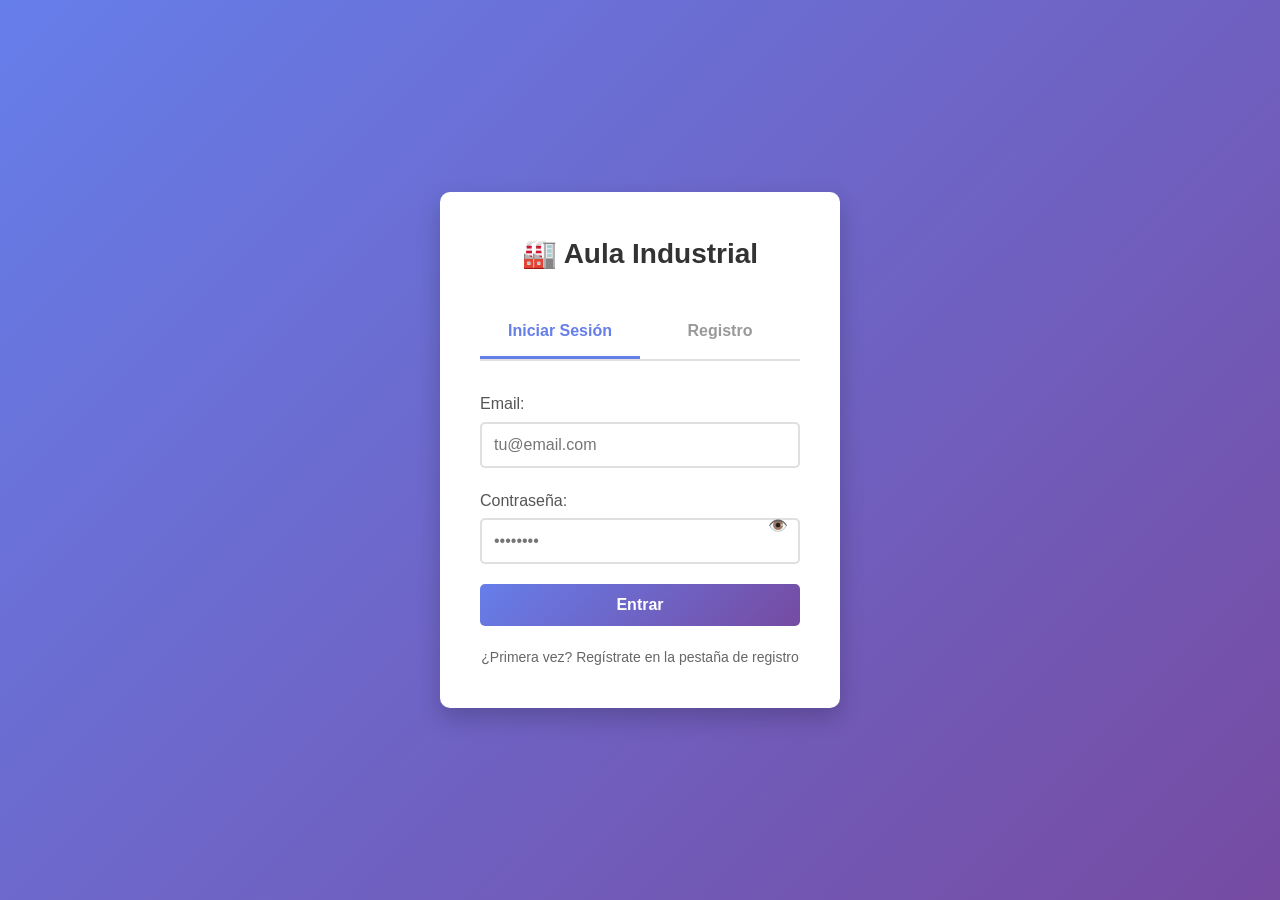
<file: app.html>
<!DOCTYPE html>
<html lang="es">
<head>
    <meta charset="UTF-8">
    <meta name="viewport" content="width=device-width, initial-scale=1.0">
    <title>Aula Industrial - Ejercicios Interactivos</title>
    <link rel="stylesheet" href="css/styles.css">
    <style>
        * {
            margin: 0;
            padding: 0;
            box-sizing: border-box;
        }

        body {
            font-family: 'Segoe UI', Tahoma, Geneva, Verdana, sans-serif;
            background: #f5f7fa;
        }

        /* Header */
        .header {
            background: linear-gradient(135deg, #667eea 0%, #764ba2 100%);
            color: white;
            padding: 20px;
            box-shadow: 0 2px 10px rgba(0,0,0,0.1);
        }

        .header-content {
            max-width: 1200px;
            margin: 0 auto;
            display: flex;
            justify-content: space-between;
            align-items: center;
        }

        .header h1 {
            font-size: 24px;
        }

        .user-info {
            display: flex;
            align-items: center;
            gap: 15px;
        }

        .user-name {
            font-size: 16px;
        }

        .btn-logout {
            background: rgba(255,255,255,0.2);
            border: 2px solid white;
            color: white;
            padding: 8px 16px;
            border-radius: 5px;
            cursor: pointer;
            transition: all 0.3s;
        }

        .btn-logout:hover {
            background: white;
            color: #667eea;
        }

        /* Container principal */
        .container {
            max-width: 1200px;
            margin: 30px auto;
            padding: 0 20px;
        }

        /* Tabs de navegación */
        .nav-tabs {
            display: flex;
            gap: 10px;
            margin-bottom: 30px;
            background: white;
            padding: 10px;
            border-radius: 10px;
            box-shadow: 0 2px 5px rgba(0,0,0,0.1);
        }

        .nav-tab {
            flex: 1;
            padding: 12px;
            text-align: center;
            background: #f5f7fa;
            border: none;
            border-radius: 5px;
            cursor: pointer;
            font-size: 16px;
            transition: all 0.3s;
            font-weight: 500;
        }

        .nav-tab.active {
            background: linear-gradient(135deg, #667eea 0%, #764ba2 100%);
            color: white;
        }

        .nav-tab:hover:not(.active) {
            background: #e0e4f0;
        }

        /* Contenido de tabs */
        .tab-content {
            display: none;
        }

        .tab-content.active {
            display: block;
        }

        /* Filtros */
        .filters {
            background: white;
            padding: 20px;
            border-radius: 10px;
            margin-bottom: 20px;
            box-shadow: 0 2px 5px rgba(0,0,0,0.1);
        }

        .filters h3 {
            margin-bottom: 15px;
            color: #333;
        }

        .filter-group {
            display: flex;
            gap: 15px;
            flex-wrap: wrap;
        }

        .filter-group select {
            padding: 10px;
            border: 2px solid #e0e0e0;
            border-radius: 5px;
            font-size: 14px;
            flex: 1;
            min-width: 200px;
        }

        /* Grid de ejercicios */
        .exercises-grid {
            display: grid;
            grid-template-columns: repeat(auto-fill, minmax(300px, 1fr));
            gap: 20px;
        }

        .exercise-card {
            background: white;
            border-radius: 10px;
            padding: 20px;
            box-shadow: 0 2px 10px rgba(0,0,0,0.1);
            transition: transform 0.3s, box-shadow 0.3s;
            cursor: pointer;
        }

        .exercise-card:hover {
            transform: translateY(-5px);
            box-shadow: 0 5px 20px rgba(0,0,0,0.15);
        }

        .exercise-card.completed {
            border: 3px solid #4caf50;
            background: #f1f8f4;
        }

        .exercise-header {
            display: flex;
            justify-content: space-between;
            align-items: start;
            margin-bottom: 15px;
        }

        .exercise-title {
            font-size: 18px;
            font-weight: 600;
            color: #333;
        }

        .difficulty-badge {
            padding: 5px 12px;
            border-radius: 15px;
            font-size: 12px;
            font-weight: 600;
        }

        .difficulty-facil {
            background: #e8f5e9;
            color: #4caf50;
        }

        .difficulty-medio {
            background: #fff3e0;
            color: #ff9800;
        }

        .difficulty-dificil {
            background: #ffebee;
            color: #f44336;
        }

        .exercise-description {
            color: #666;
            margin-bottom: 15px;
            line-height: 1.5;
        }

        .exercise-meta {
            display: flex;
            gap: 15px;
            font-size: 14px;
            color: #999;
        }

        .completed-badge {
            background: #4caf50;
            color: white;
            padding: 5px 10px;
            border-radius: 5px;
            font-size: 12px;
            font-weight: 600;
            display: inline-block;
            margin-top: 10px;
        }

        /* Estadísticas */
        .stats-grid {
            display: grid;
            grid-template-columns: repeat(auto-fit, minmax(250px, 1fr));
            gap: 20px;
            margin-bottom: 30px;
        }

        .stat-card {
            background: white;
            padding: 25px;
            border-radius: 10px;
            box-shadow: 0 2px 10px rgba(0,0,0,0.1);
            text-align: center;
        }

        .stat-value {
            font-size: 36px;
            font-weight: 700;
            color: #667eea;
            margin-bottom: 10px;
        }

        .stat-label {
            color: #666;
            font-size: 14px;
        }

        /* Loading */
        .loading {
            text-align: center;
            padding: 60px;
            color: #999;
        }

        .loading::after {
            content: '...';
            animation: dots 1.5s infinite;
        }

        @keyframes dots {
            0%, 20% { content: '.'; }
            40% { content: '..'; }
            60%, 100% { content: '...'; }
        }

        /* Error */
        .error-message {
            background: #ffebee;
            color: #c62828;
            padding: 20px;
            border-radius: 10px;
            text-align: center;
            margin: 20px 0;
        }

        /* Newsletter */
        .newsletter-form {
            background: white;
            padding: 30px;
            border-radius: 10px;
            box-shadow: 0 2px 10px rgba(0,0,0,0.1);
            max-width: 600px;
            margin: 0 auto;
        }

        .newsletter-form h2 {
            margin-bottom: 20px;
            color: #333;
        }

        .newsletter-form input {
            width: 100%;
            padding: 12px;
            border: 2px solid #e0e0e0;
            border-radius: 5px;
            margin-bottom: 15px;
            font-size: 16px;
        }

        .newsletter-form button {
            width: 100%;
            padding: 12px;
            background: linear-gradient(135deg, #667eea 0%, #764ba2 100%);
            color: white;
            border: none;
            border-radius: 5px;
            font-size: 16px;
            font-weight: 600;
            cursor: pointer;
        }

        .success-msg {
            background: #e8f5e9;
            color: #4caf50;
            padding: 15px;
            border-radius: 5px;
            text-align: center;
            margin-top: 15px;
            display: none;
        }
    </style>
</head>
<body>
    <!-- Header -->
    <header class="header">
        <div class="header-content">
            <h1>🏭 Aula Industrial</h1>
            <div class="user-info">
                <span class="user-name" id="user-name">Usuario</span>
                <button class="btn-logout" onclick="logout()">Cerrar Sesión</button>
            </div>
        </div>
    </header>

    <!-- Container principal -->
    <div class="container">
        <!-- Navegación por tabs -->
        <div class="nav-tabs">
            <button class="nav-tab active" data-tab="exercises">Ejercicios</button>
            <button class="nav-tab" data-tab="progress">Mi Progreso</button>
            <button class="nav-tab" data-tab="compare">Comparativa</button>
            <button class="nav-tab" data-tab="newsletter">Newsletter</button>
        </div>

        <!-- TAB: Ejercicios -->
        <div id="exercises-tab" class="tab-content active">
            <div class="filters">
                <h3>Filtros</h3>
                <div class="filter-group">
                    <select id="filter-category">
                        <option value="">Todas las categorías</option>
                    </select>
                    <select id="filter-difficulty">
                        <option value="">Todas las dificultades</option>
                        <option value="facil">Fácil</option>
                        <option value="medio">Medio</option>
                        <option value="dificil">Difícil</option>
                    </select>
                    <select id="filter-status">
                        <option value="">Todos los ejercicios</option>
                        <option value="completed">Completados</option>
                        <option value="pending">Pendientes</option>
                    </select>
                </div>
            </div>

            <div id="exercises-container" class="exercises-grid">
                <div class="loading">Cargando ejercicios</div>
            </div>
        </div>

        <!-- TAB: Mi Progreso -->
        <div id="progress-tab" class="tab-content">
            <div class="stats-grid" id="stats-container">
                <!-- Se llena dinámicamente -->
            </div>
        </div>

        <!-- TAB: Comparativa -->
        <div id="compare-tab" class="tab-content">
            <div class="stat-card">
                <h2>Comparativa de Rendimiento</h2>
                <p style="color: #666; margin-top: 15px;">Próximamente: Compara tu progreso con otros estudiantes</p>
            </div>
        </div>

        <!-- TAB: Newsletter -->
        <div id="newsletter-tab" class="tab-content">
            <div class="newsletter-form">
                <h2>Suscríbete al Newsletter</h2>
                <p style="color: #666; margin-bottom: 20px;">Recibe actualizaciones sobre nuevos ejercicios y contenido</p>
                <input type="email" id="newsletter-email" placeholder="tu@email.com">
                <button onclick="subscribeNewsletter()">Suscribirse</button>
                <div class="success-msg" id="newsletter-success">¡Suscripción exitosa!</div>
            </div>
        </div>
    </div>

    <!-- Scripts -->
    <script src="js/auth.js"></script>
    <script src="js/app.js"></script>
</body>
</html>
</file>
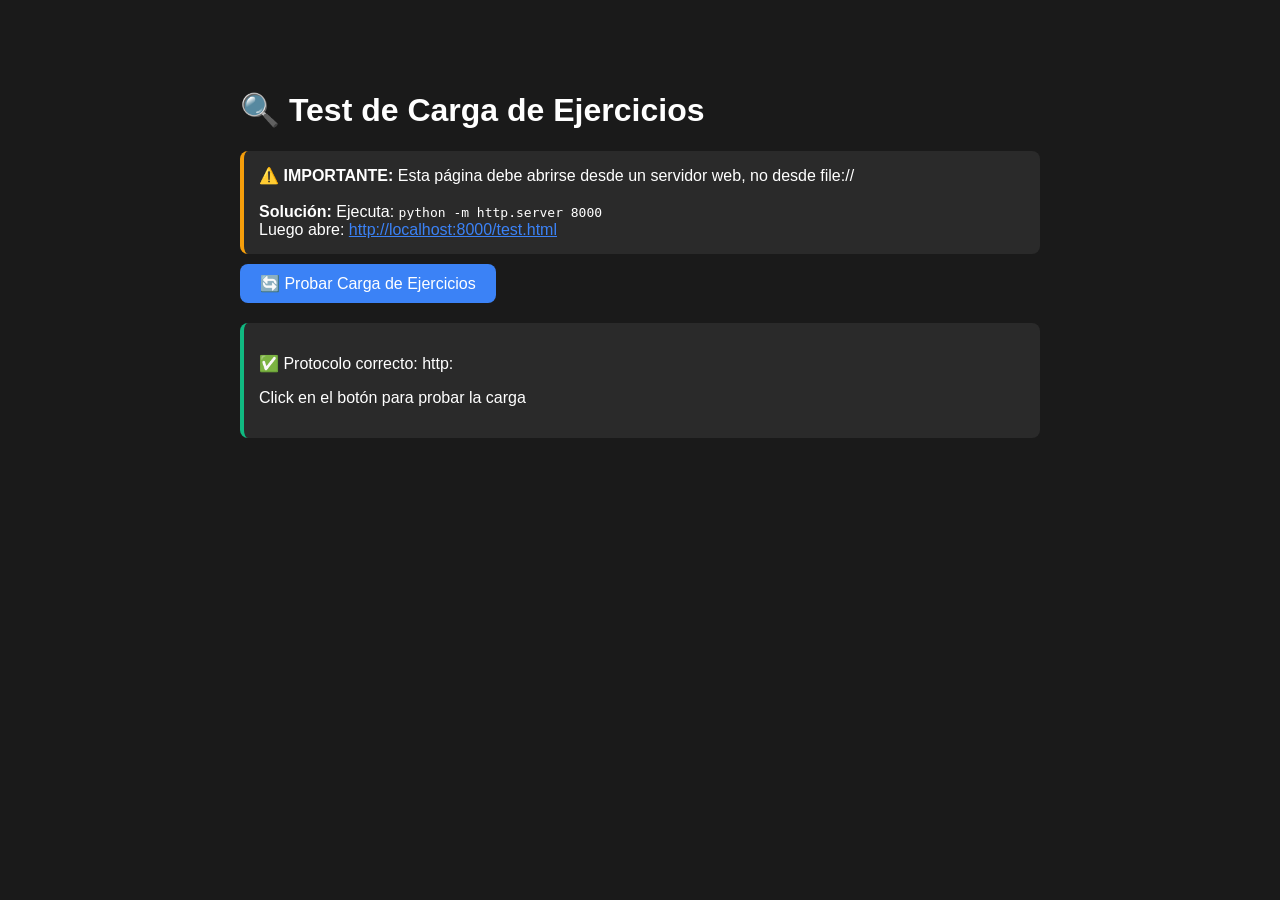
<file: v3/test.html>
<!DOCTYPE html>
<html lang="es">
<head>
    <meta charset="UTF-8">
    <meta name="viewport" content="width=device-width, initial-scale=1.0">
    <title>Test - Carga de Ejercicios</title>
    <style>
        body {
            font-family: Arial, sans-serif;
            max-width: 800px;
            margin: 50px auto;
            padding: 20px;
            background: #1a1a1a;
            color: #fff;
        }
        .status {
            padding: 15px;
            margin: 10px 0;
            border-radius: 8px;
            background: #2a2a2a;
        }
        .success { border-left: 4px solid #10b981; }
        .error { border-left: 4px solid #ef4444; }
        .warning { border-left: 4px solid #f59e0b; }
        button {
            padding: 10px 20px;
            background: #3b82f6;
            color: white;
            border: none;
            border-radius: 8px;
            cursor: pointer;
            font-size: 16px;
        }
        button:hover {
            background: #2563eb;
        }
        #results {
            margin-top: 20px;
        }
    </style>
</head>
<body>
    <h1>🔍 Test de Carga de Ejercicios</h1>
    
    <div class="status warning">
        <strong>⚠️ IMPORTANTE:</strong> Esta página debe abrirse desde un servidor web, no desde file://
        <br><br>
        <strong>Solución:</strong> Ejecuta: <code>python -m http.server 8000</code>
        <br>
        Luego abre: <a href="http://localhost:8000/test.html" style="color: #3b82f6;">http://localhost:8000/test.html</a>
    </div>

    <button onclick="testLoad()">🔄 Probar Carga de Ejercicios</button>

    <div id="results"></div>

    <script src="js/loader.js"></script>
    <script>
        async function testLoad() {
            const results = document.getElementById('results');
            results.innerHTML = '<div class="status">⏳ Cargando ejercicios...</div>';
            
            try {
                // Cargar ejercicios
                const exercises = await window.exerciseLoader.loadAllExercises();
                
                if (exercises.length > 0) {
                    results.innerHTML = `
                        <div class="status success">
                            <h2>✅ Ejercicios cargados correctamente</h2>
                            <p><strong>Total:</strong> ${exercises.length} ejercicios</p>
                            <p><strong>Por área:</strong></p>
                            <ul>
                                ${window.exerciseLoader.getAreas().map(area => 
                                    `<li>${area.name}: ${area.count} ejercicios</li>`
                                ).join('')}
                            </ul>
                            <h3>Ejemplo de ejercicio:</h3>
                            <pre style="background: #000; padding: 15px; border-radius: 8px; overflow-x: auto;">${JSON.stringify(exercises[0], null, 2)}</pre>
                        </div>
                    `;
                } else {
                    results.innerHTML = `
                        <div class="status error">
                            <h2>❌ No se cargaron ejercicios</h2>
                            <p><strong>Posibles causas:</strong></p>
                            <ul>
                                <li>Estás abriendo el archivo con file:// (usa un servidor web)</li>
                                <li>Los archivos JSON no están en la carpeta data/</li>
                                <li>Error de CORS</li>
                            </ul>
                            <p><strong>Solución:</strong></p>
                            <pre style="background: #000; padding: 10px;">python -m http.server 8000</pre>
                            <p>Luego abre: <a href="http://localhost:8000/test.html" style="color: #3b82f6;">http://localhost:8000/test.html</a></p>
                        </div>
                    `;
                }
            } catch (error) {
                results.innerHTML = `
                    <div class="status error">
                        <h2>❌ Error al cargar</h2>
                        <p><strong>Error:</strong> ${error.message}</p>
                        <p><strong>Tipo:</strong> ${error.name}</p>
                        <p><strong>Stack:</strong></p>
                        <pre style="background: #000; padding: 10px; overflow-x: auto;">${error.stack}</pre>
                    </div>
                `;
            }
        }

        // Auto-ejecutar al cargar
        window.addEventListener('DOMContentLoaded', () => {
            const protocol = window.location.protocol;
            if (protocol === 'file:') {
                document.getElementById('results').innerHTML = `
                    <div class="status error">
                        <h2>⚠️ Error de Protocolo</h2>
                        <p><strong>Estás usando:</strong> file://</p>
                        <p><strong>Necesitas usar:</strong> http://</p>
                        <br>
                        <p><strong>Pasos:</strong></p>
                        <ol>
                            <li>Abre terminal/cmd en esta carpeta</li>
                            <li>Ejecuta: <code>python -m http.server 8000</code></li>
                            <li>Abre en navegador: <a href="http://localhost:8000/test.html">http://localhost:8000/test.html</a></li>
                        </ol>
                    </div>
                `;
            } else {
                document.getElementById('results').innerHTML = `
                    <div class="status success">
                        <p>✅ Protocolo correcto: ${protocol}</p>
                        <p>Click en el botón para probar la carga</p>
                    </div>
                `;
            }
        });
    </script>
</body>
</html>
</file>
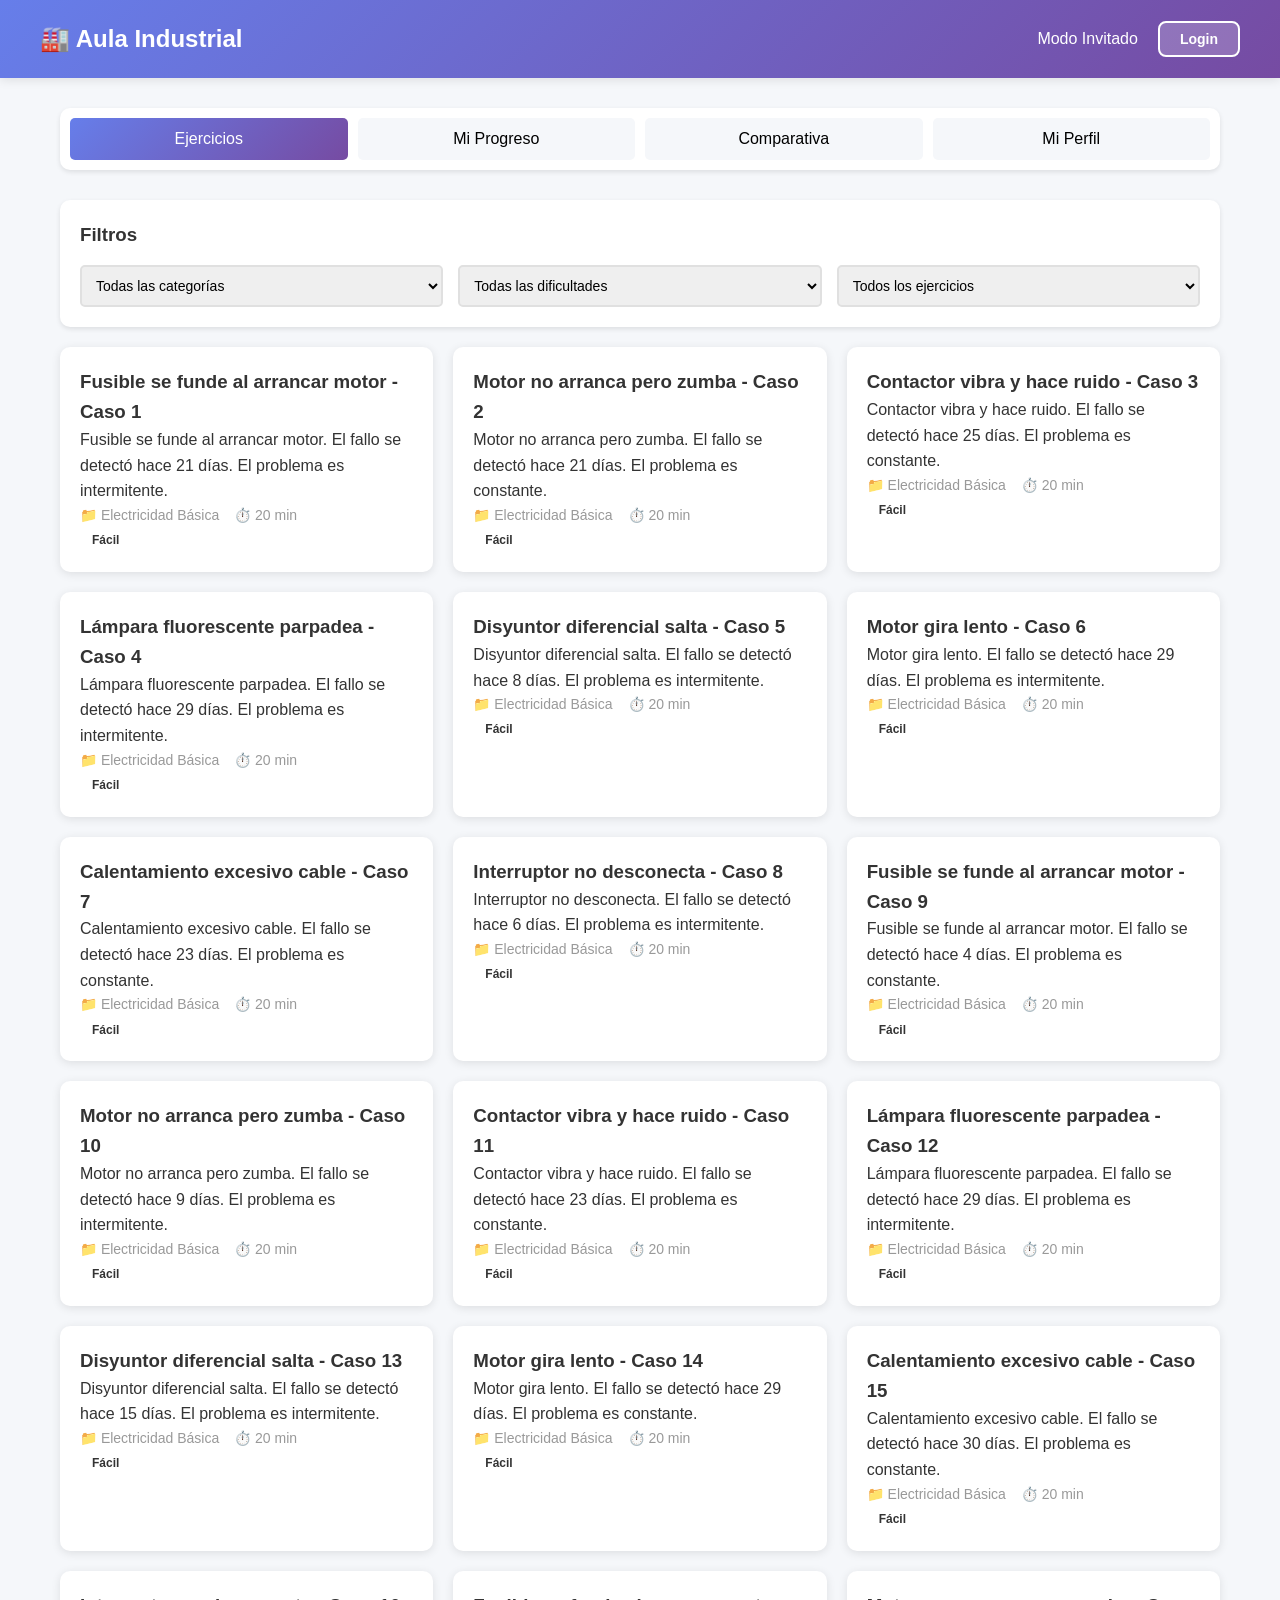
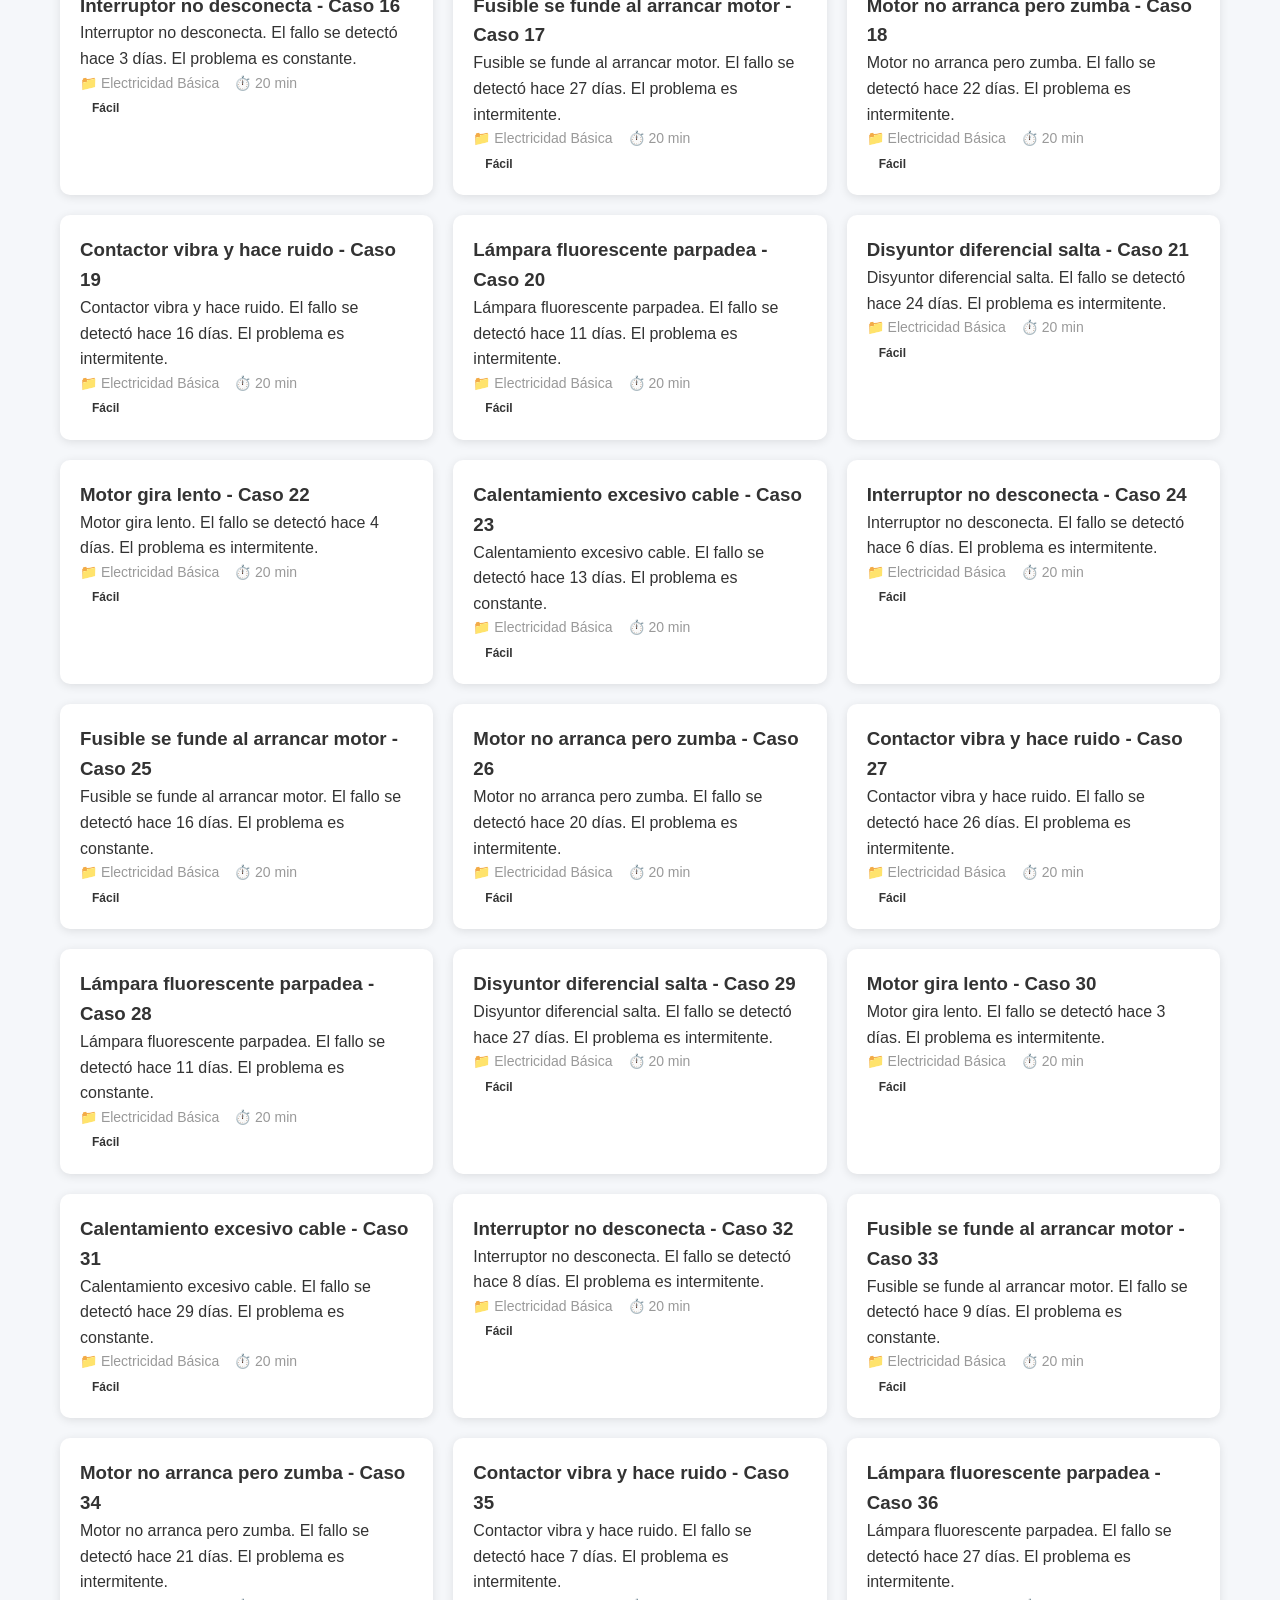
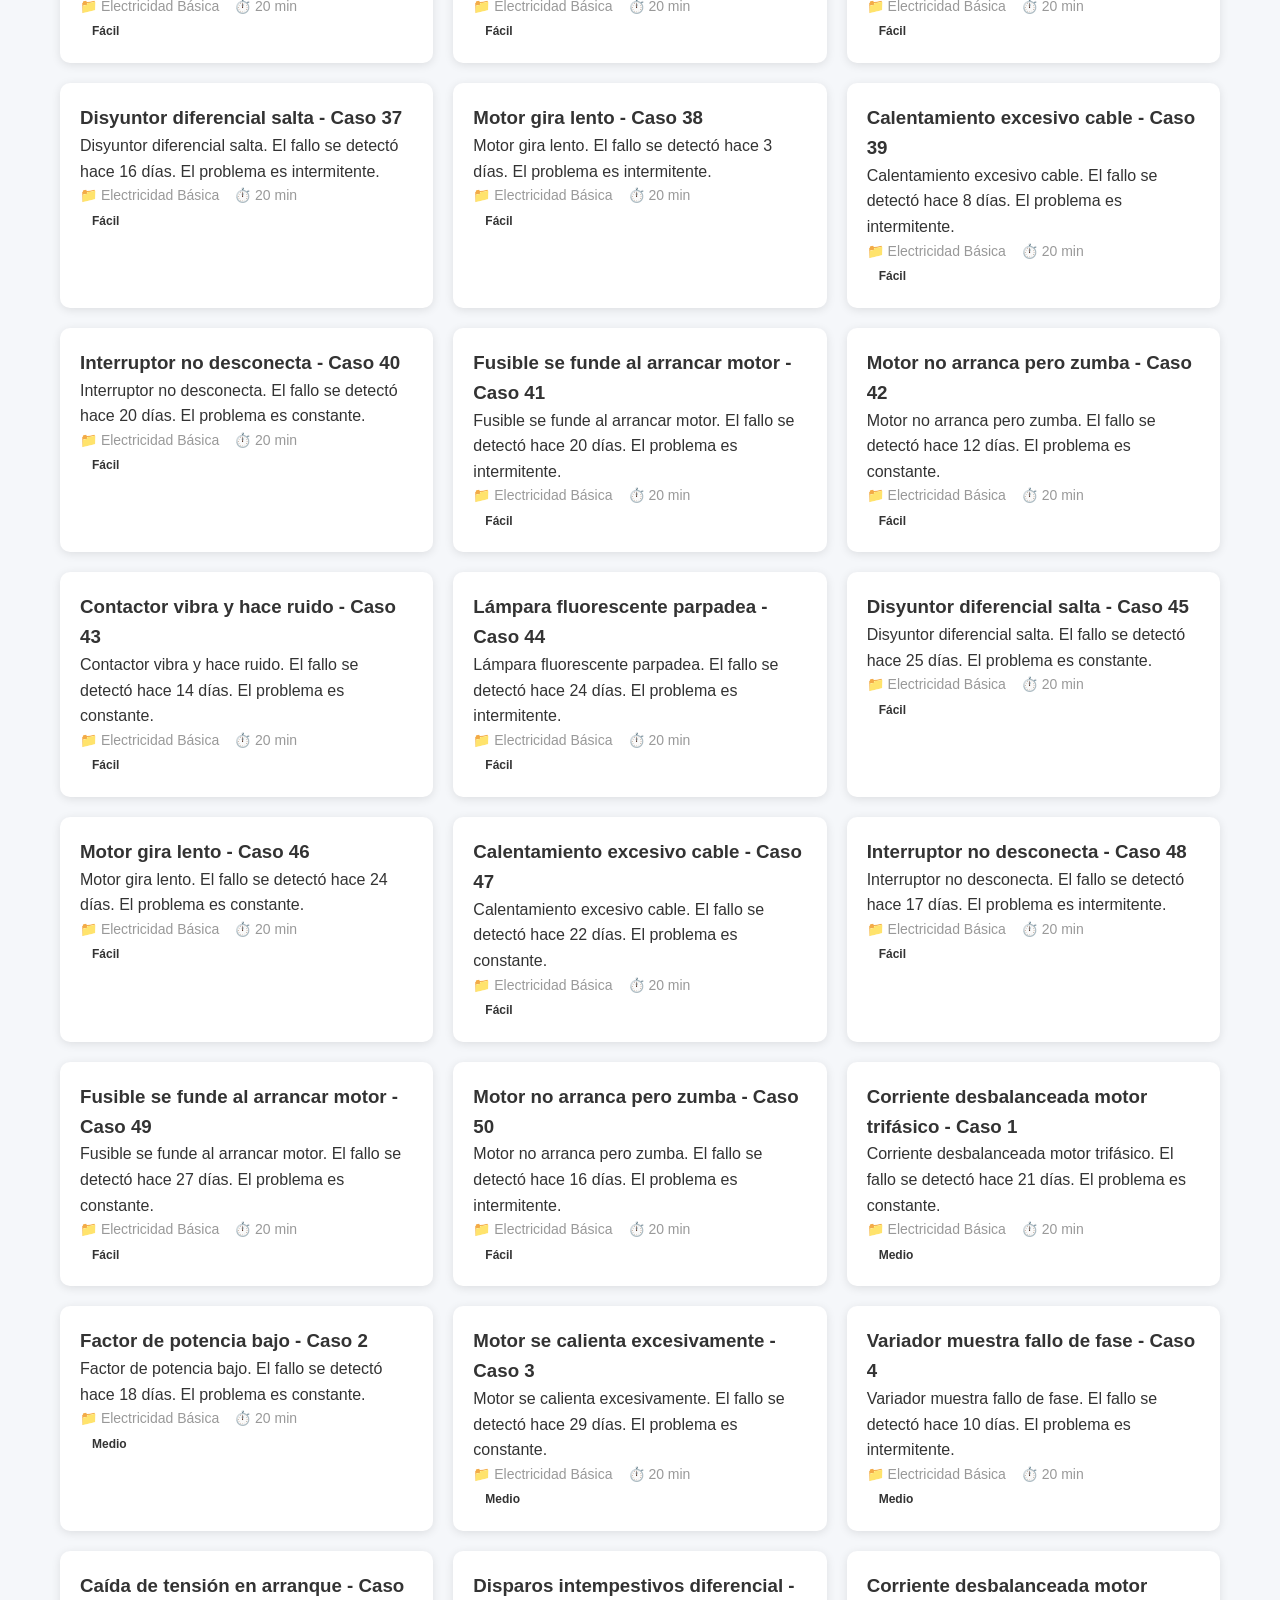
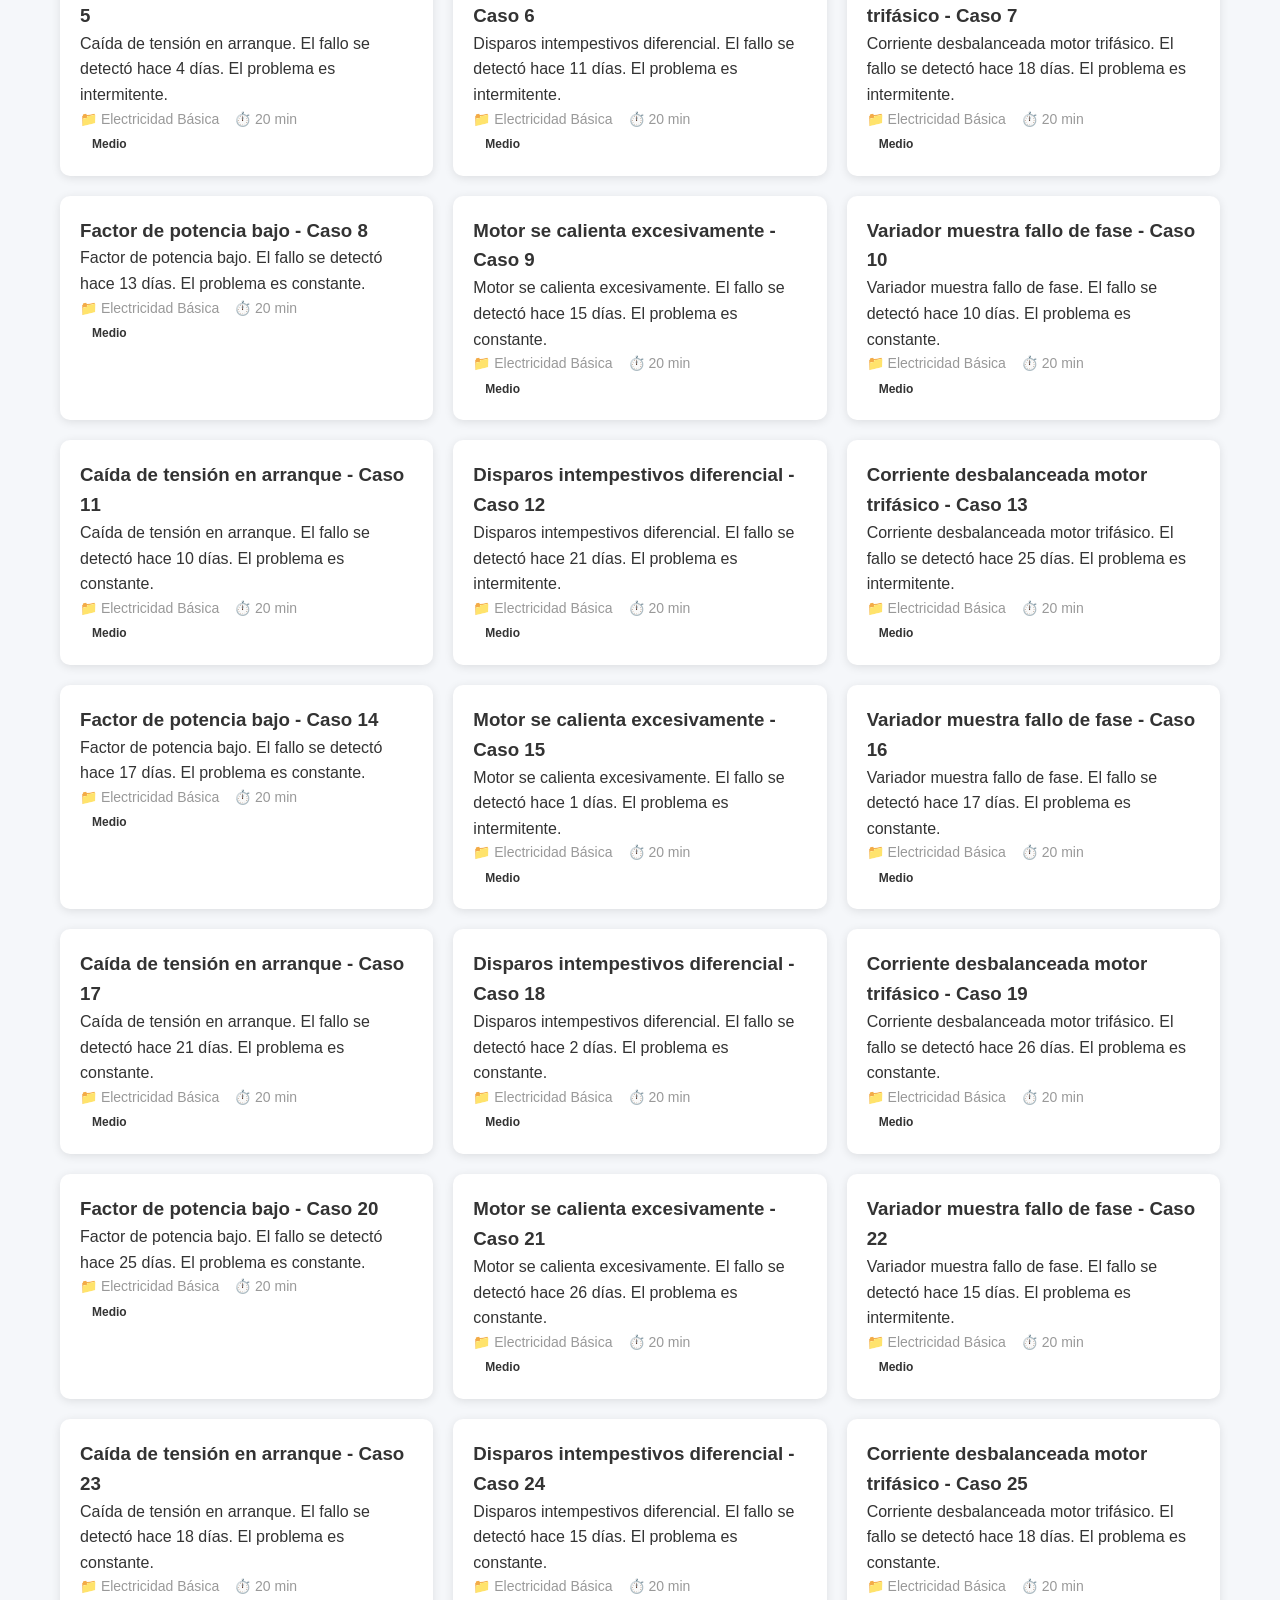
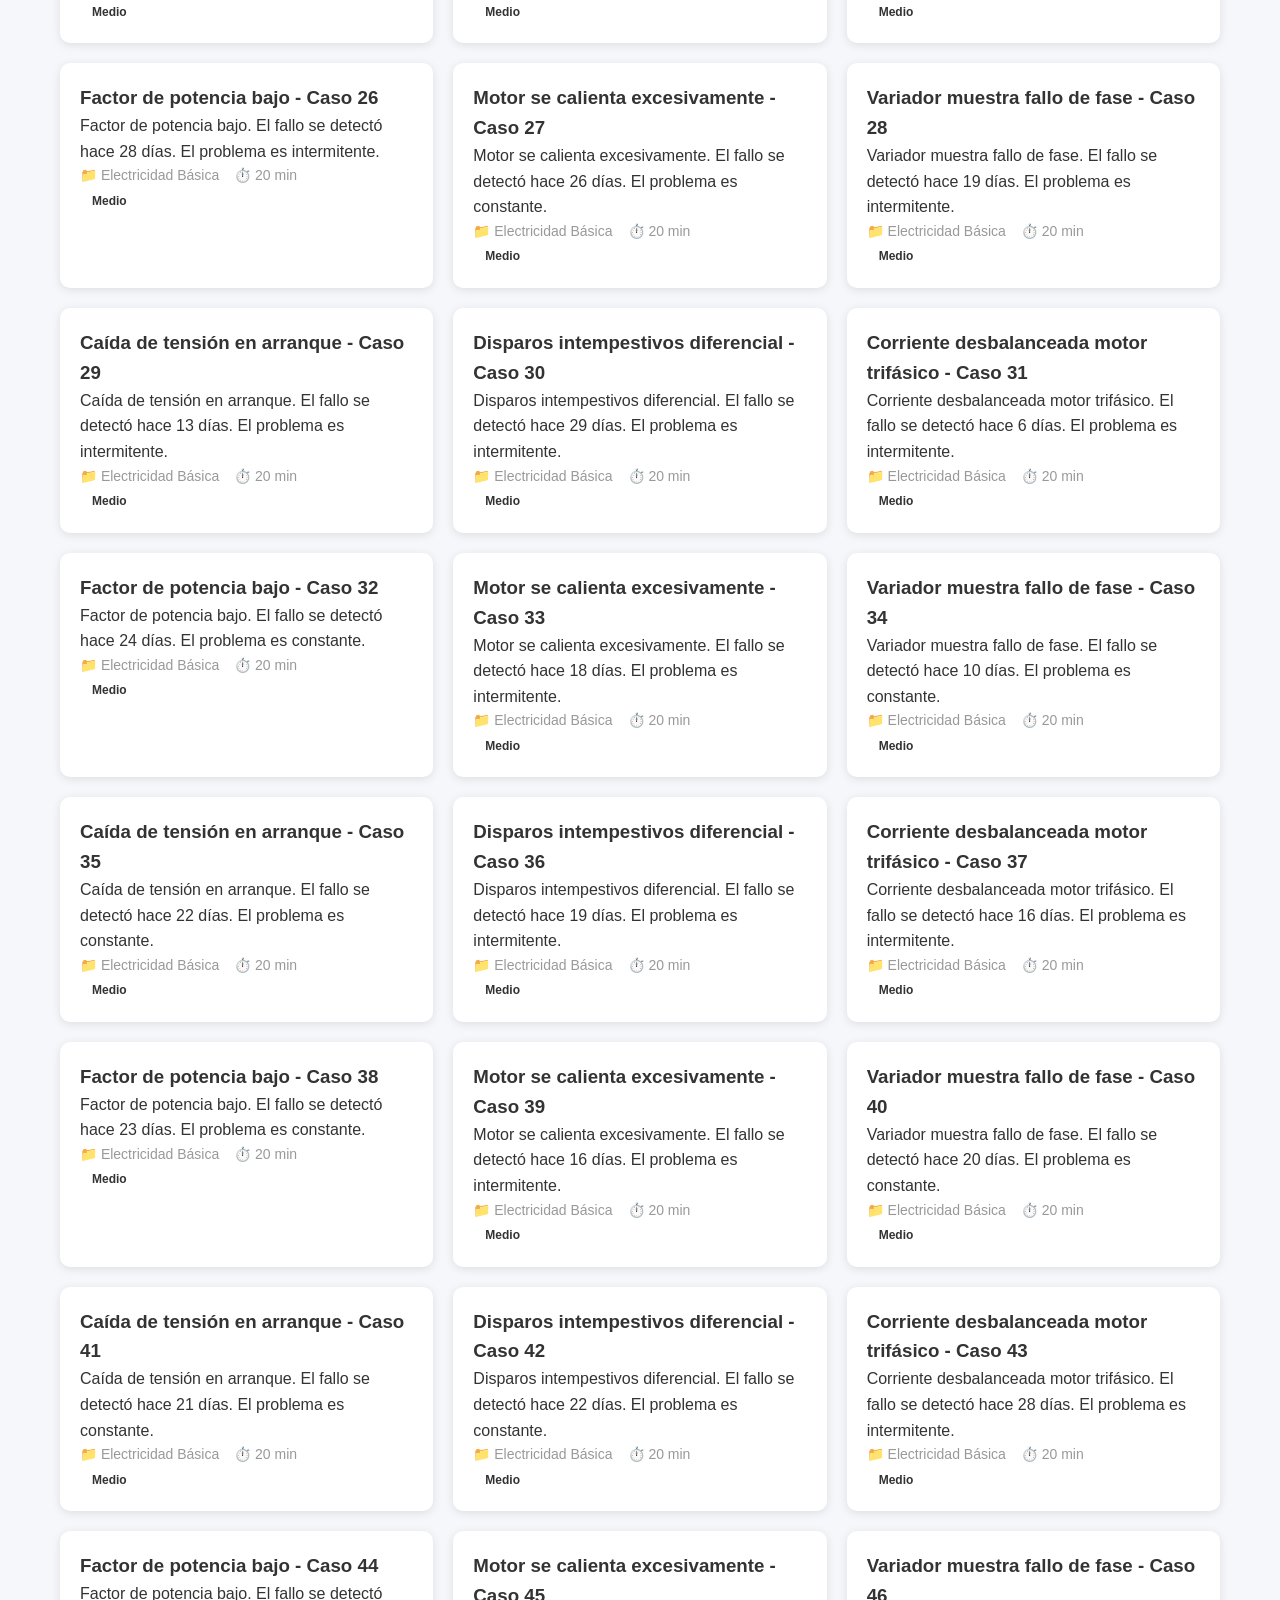
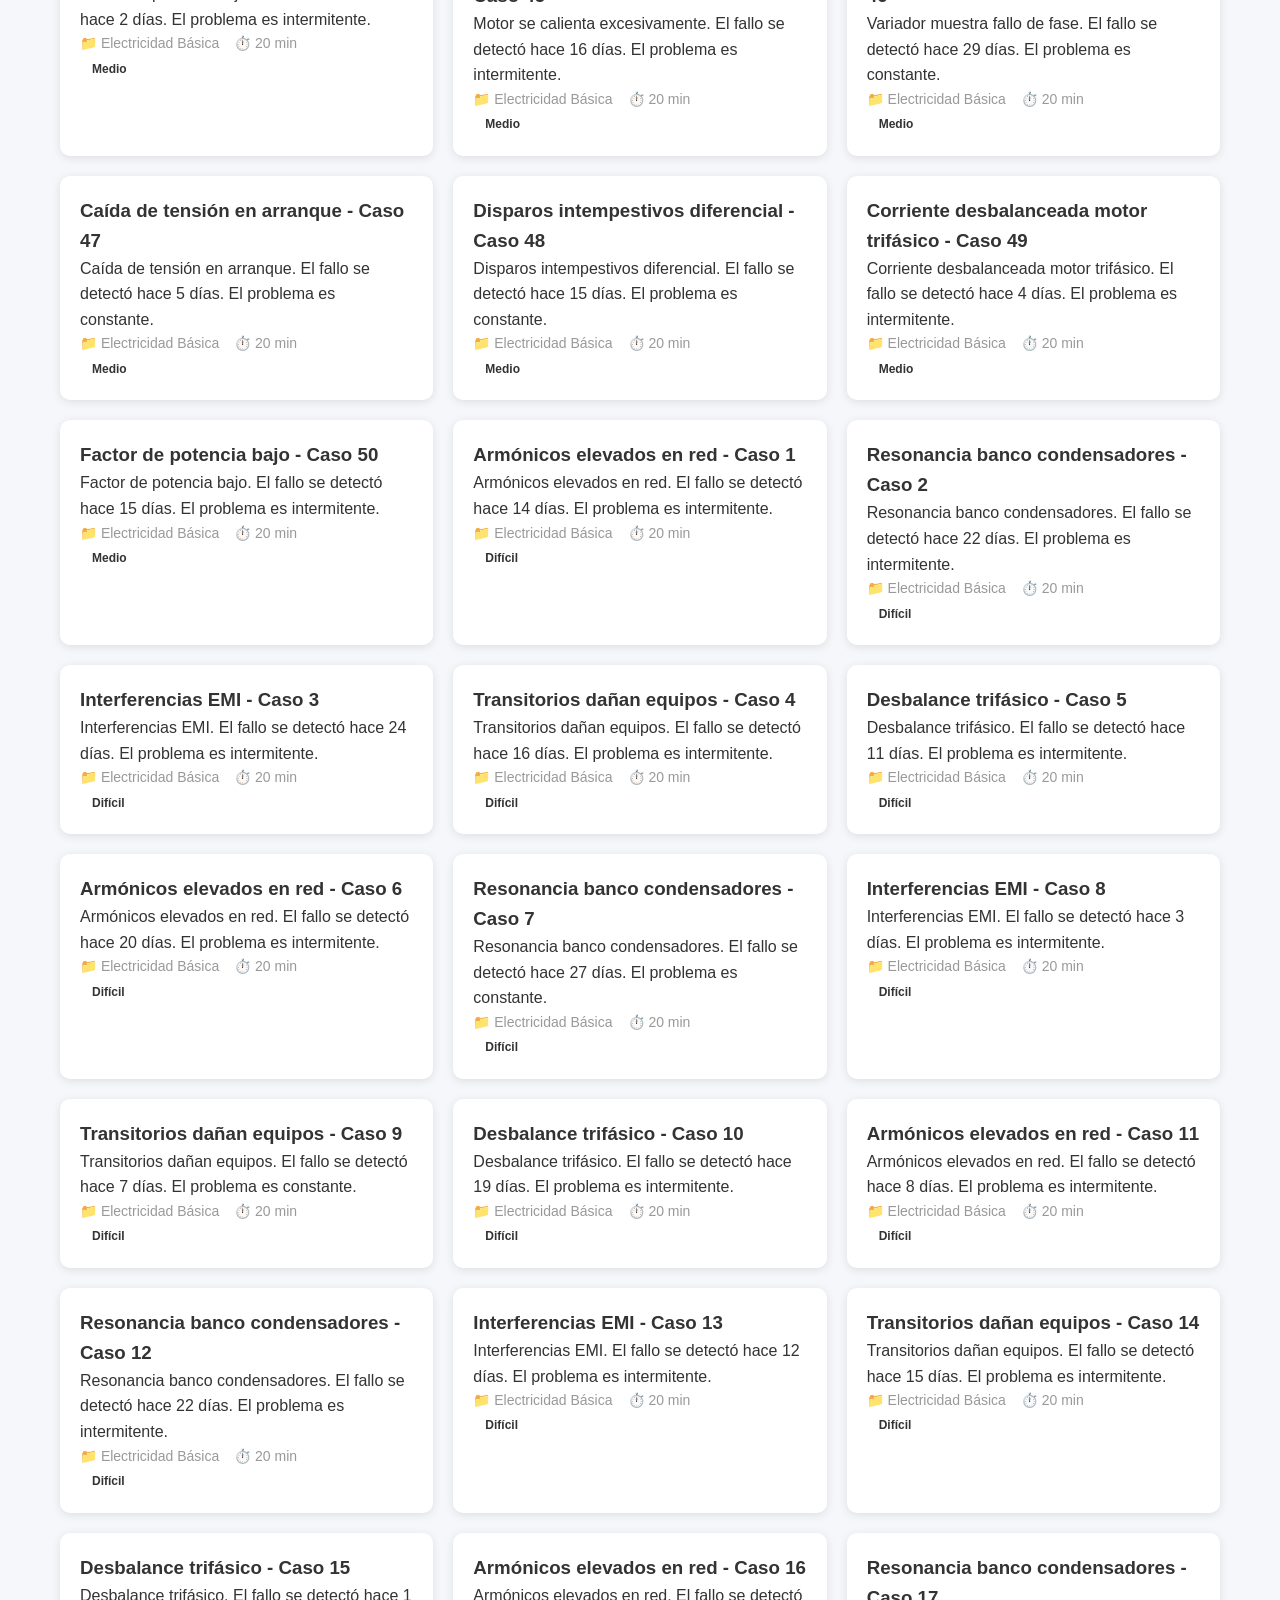
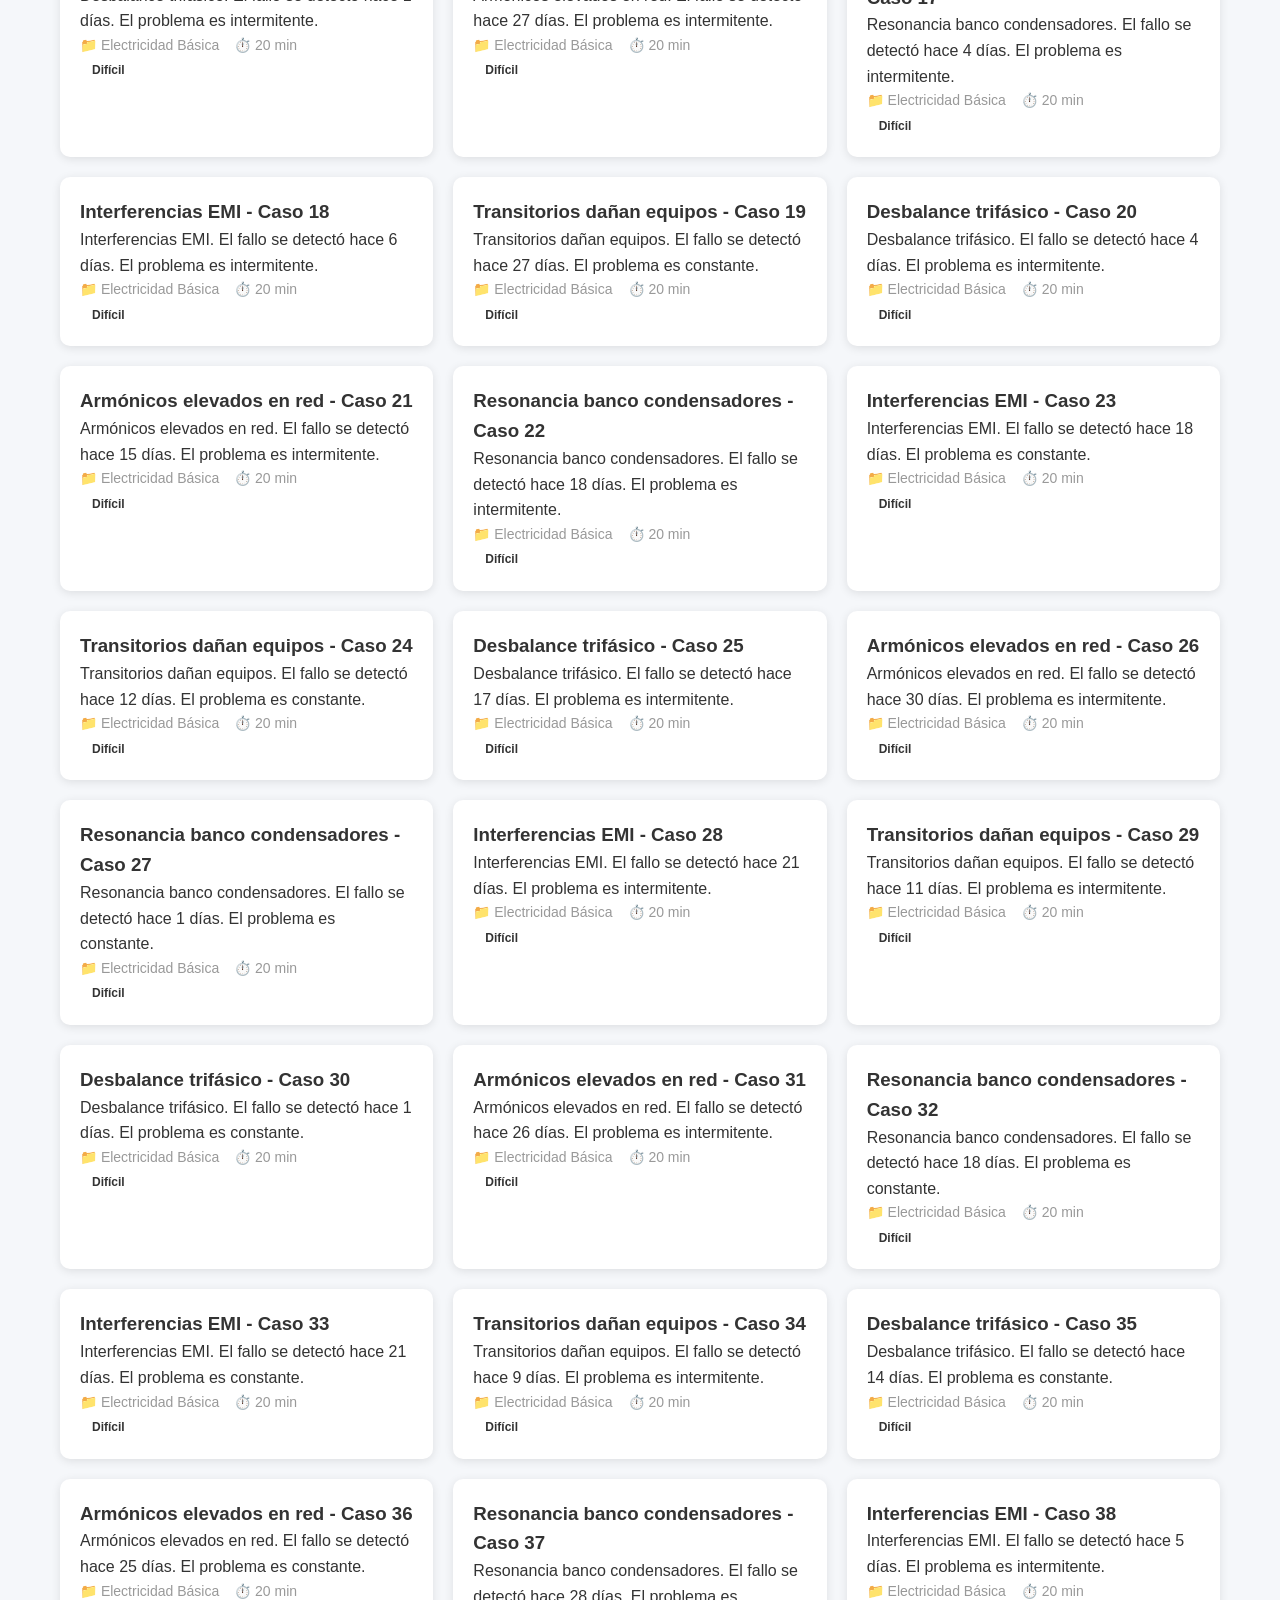
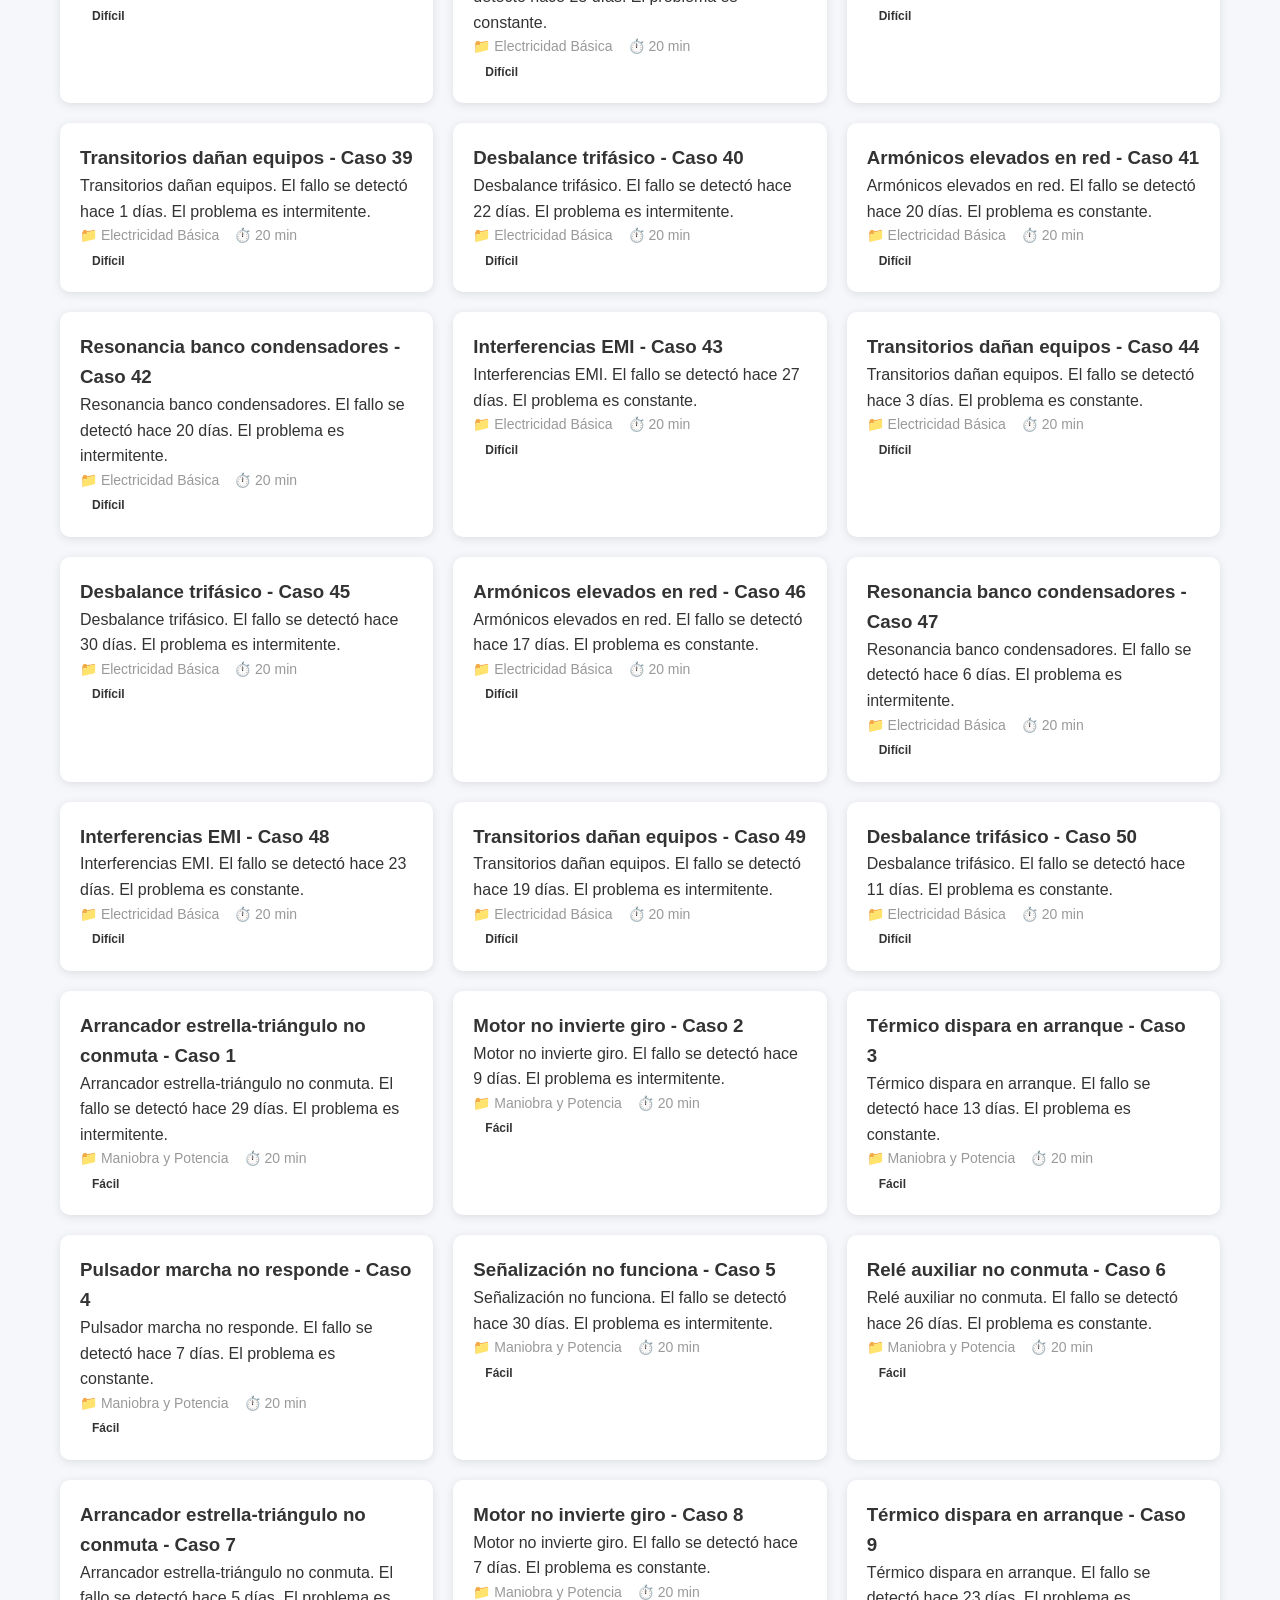
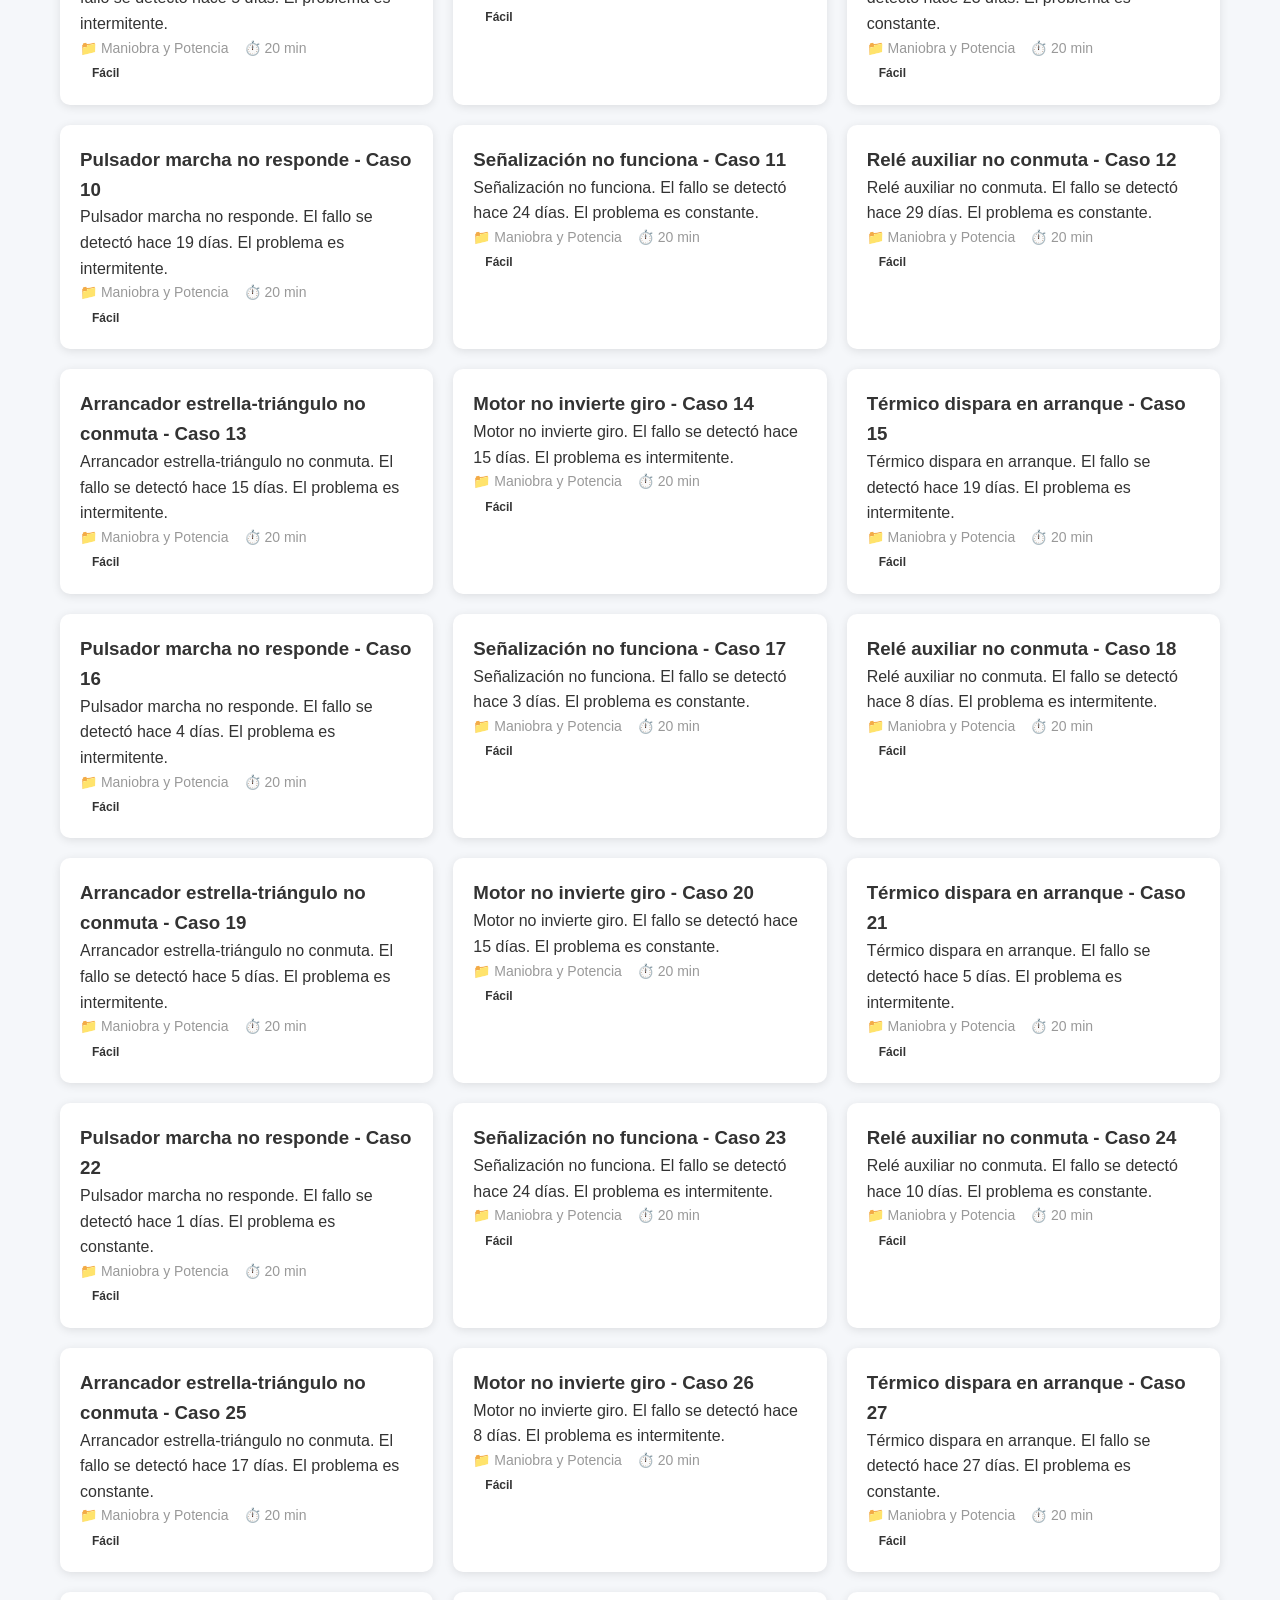
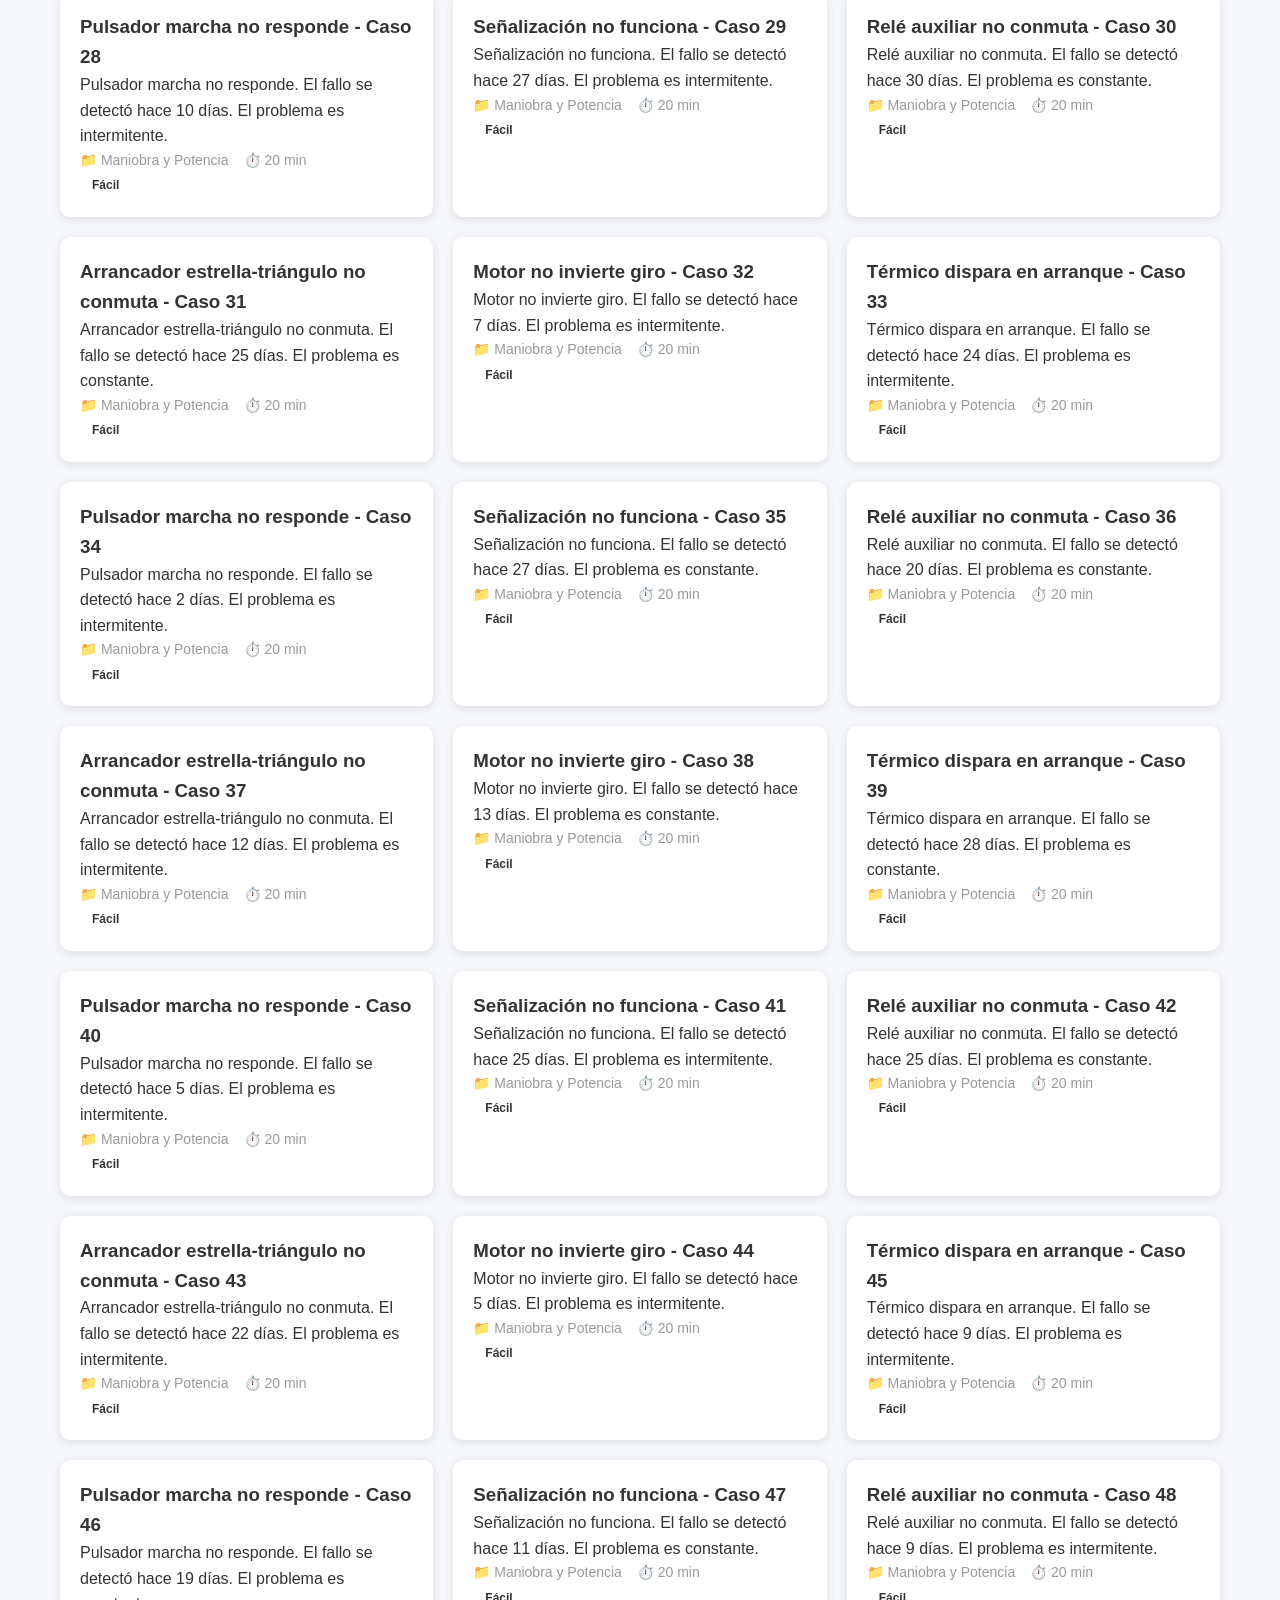
<file: V4_5/app.html>
<!DOCTYPE html>
<html lang="es">
<head>
    <meta charset="UTF-8">
    <meta name="viewport" content="width=device-width, initial-scale=1.0">
    <title>Aula Industrial - Ejercicios Interactivos</title>
    <link rel="stylesheet" href="css/styles.css">
    <style>
        * {
            margin: 0;
            padding: 0;
            box-sizing: border-box;
        }

        body {
            font-family: 'Segoe UI', Tahoma, Geneva, Verdana, sans-serif;
            background: #f5f7fa;
        }

        /* Header */
        .header {
            background: linear-gradient(135deg, #667eea 0%, #764ba2 100%);
            color: white;
            padding: 20px;
            box-shadow: 0 2px 10px rgba(0,0,0,0.1);
        }

        .header-content {
            max-width: 1200px;
            margin: 0 auto;
            display: flex;
            justify-content: space-between;
            align-items: center;
        }

        .header h1 {
            font-size: 24px;
        }

        .user-info {
            display: flex;
            align-items: center;
            gap: 15px;
        }

        .user-name {
            font-size: 16px;
        }

        .btn-logout {
            background: rgba(255,255,255,0.2);
            border: 2px solid white;
            color: white;
            padding: 8px 16px;
            border-radius: 5px;
            cursor: pointer;
            transition: all 0.3s;
        }

        .btn-logout:hover {
            background: white;
            color: #667eea;
        }

        /* Container principal */
        .container {
            max-width: 1200px;
            margin: 30px auto;
            padding: 0 20px;
        }

        /* Tabs de navegación */
        .nav-tabs {
            display: flex;
            gap: 10px;
            margin-bottom: 30px;
            background: white;
            padding: 10px;
            border-radius: 10px;
            box-shadow: 0 2px 5px rgba(0,0,0,0.1);
        }

        .nav-tab {
            flex: 1;
            padding: 12px;
            text-align: center;
            background: #f5f7fa;
            border: none;
            border-radius: 5px;
            cursor: pointer;
            font-size: 16px;
            transition: all 0.3s;
            font-weight: 500;
        }

        .nav-tab.active {
            background: linear-gradient(135deg, #667eea 0%, #764ba2 100%);
            color: white;
        }

        .nav-tab:hover:not(.active) {
            background: #e0e4f0;
        }

        /* Contenido de tabs */
        .tab-content {
            display: none;
        }

        .tab-content.active {
            display: block;
        }

        /* Filtros */
        .filters {
            background: white;
            padding: 20px;
            border-radius: 10px;
            margin-bottom: 20px;
            box-shadow: 0 2px 5px rgba(0,0,0,0.1);
        }

        .filters h3 {
            margin-bottom: 15px;
            color: #333;
        }

        .filter-group {
            display: flex;
            gap: 15px;
            flex-wrap: wrap;
        }

        .filter-group select {
            padding: 10px;
            border: 2px solid #e0e0e0;
            border-radius: 5px;
            font-size: 14px;
            flex: 1;
            min-width: 200px;
        }

        /* Grid de ejercicios */
        .exercises-grid {
            display: grid;
            grid-template-columns: repeat(auto-fill, minmax(300px, 1fr));
            gap: 20px;
        }

        .exercise-card {
            background: white;
            border-radius: 10px;
            padding: 20px;
            box-shadow: 0 2px 10px rgba(0,0,0,0.1);
            transition: transform 0.3s, box-shadow 0.3s;
            cursor: pointer;
        }

        .exercise-card:hover {
            transform: translateY(-5px);
            box-shadow: 0 5px 20px rgba(0,0,0,0.15);
        }

        .exercise-card.completed {
            border: 3px solid #4caf50;
            background: #f1f8f4;
        }

        .exercise-header {
            display: flex;
            justify-content: space-between;
            align-items: start;
            margin-bottom: 15px;
        }

        .exercise-title {
            font-size: 18px;
            font-weight: 600;
            color: #333;
        }

        .difficulty-badge {
            padding: 5px 12px;
            border-radius: 15px;
            font-size: 12px;
            font-weight: 600;
        }

        .difficulty-facil {
            background: #e8f5e9;
            color: #4caf50;
        }

        .difficulty-medio {
            background: #fff3e0;
            color: #ff9800;
        }

        .difficulty-dificil {
            background: #ffebee;
            color: #f44336;
        }

        .exercise-description {
            color: #666;
            margin-bottom: 15px;
            line-height: 1.5;
        }

        .exercise-meta {
            display: flex;
            gap: 15px;
            font-size: 14px;
            color: #999;
        }

        .completed-badge {
            background: #4caf50;
            color: white;
            padding: 5px 10px;
            border-radius: 5px;
            font-size: 12px;
            font-weight: 600;
            display: inline-block;
            margin-top: 10px;
        }

        /* Estadísticas */
        .stats-grid {
            display: grid;
            grid-template-columns: repeat(auto-fit, minmax(250px, 1fr));
            gap: 20px;
            margin-bottom: 30px;
        }

        .stat-card {
            background: white;
            padding: 25px;
            border-radius: 10px;
            box-shadow: 0 2px 10px rgba(0,0,0,0.1);
            text-align: center;
        }

        .stat-value {
            font-size: 36px;
            font-weight: 700;
            color: #667eea;
            margin-bottom: 10px;
        }

        .stat-label {
            color: #666;
            font-size: 14px;
        }

        /* Loading */
        .loading {
            text-align: center;
            padding: 60px;
            color: #999;
        }

        .loading::after {
            content: '...';
            animation: dots 1.5s infinite;
        }

        @keyframes dots {
            0%, 20% { content: '.'; }
            40% { content: '..'; }
            60%, 100% { content: '...'; }
        }

        /* Error */
        .error-message {
            background: #ffebee;
            color: #c62828;
            padding: 20px;
            border-radius: 10px;
            text-align: center;
            margin: 20px 0;
        }

        /* Newsletter */
        .newsletter-form {
            background: white;
            padding: 30px;
            border-radius: 10px;
            box-shadow: 0 2px 10px rgba(0,0,0,0.1);
            max-width: 600px;
            margin: 0 auto;
        }

        .newsletter-form h2 {
            margin-bottom: 20px;
            color: #333;
        }

        .newsletter-form input {
            width: 100%;
            padding: 12px;
            border: 2px solid #e0e0e0;
            border-radius: 5px;
            margin-bottom: 15px;
            font-size: 16px;
        }

        .newsletter-form button {
            width: 100%;
            padding: 12px;
            background: linear-gradient(135deg, #667eea 0%, #764ba2 100%);
            color: white;
            border: none;
            border-radius: 5px;
            font-size: 16px;
            font-weight: 600;
            cursor: pointer;
        }

        .success-msg {
            background: #e8f5e9;
            color: #4caf50;
            padding: 15px;
            border-radius: 5px;
            text-align: center;
            margin-top: 15px;
            display: none;
        }

        /* Modal de Login */
        .modal-overlay {
            position: fixed;
            top: 0;
            left: 0;
            width: 100%;
            height: 100%;
            background: rgba(0, 0, 0, 0.7);
            display: flex;
            align-items: center;
            justify-content: center;
            z-index: 10000;
            padding: 20px;
        }

        .modal-content {
            background: white;
            border-radius: 12px;
            max-width: 500px;
            width: 100%;
            max-height: 90vh;
            overflow-y: auto;
            box-shadow: 0 10px 40px rgba(0,0,0,0.3);
        }

        .modal-header {
            padding: 20px;
            border-bottom: 1px solid #eee;
            display: flex;
            justify-content: space-between;
            align-items: center;
        }

        .modal-header h2 {
            margin: 0;
            color: #333;
        }

        .modal-close {
            background: none;
            border: none;
            font-size: 28px;
            cursor: pointer;
            color: #666;
            padding: 0;
            width: 32px;
            height: 32px;
            display: flex;
            align-items: center;
            justify-content: center;
        }

        .modal-close:hover {
            color: #333;
        }

        .modal-body {
            padding: 20px;
        }

        /* Auth Tabs */
        .auth-tabs {
            display: flex;
            gap: 10px;
            margin-bottom: 20px;
        }

        .auth-tab {
            flex: 1;
            padding: 12px;
            border: none;
            background: #f0f0f0;
            cursor: pointer;
            font-size: 14px;
            font-weight: 600;
            border-radius: 8px;
            transition: all 0.3s;
        }

        .auth-tab.active {
            background: #667eea;
            color: white;
        }

        .auth-tab:hover:not(.active) {
            background: #e0e0e0;
        }

        /* Auth Form */
        .auth-form {
            margin-top: 20px;
        }

        .form-group {
            margin-bottom: 15px;
        }

        .form-group label {
            display: block;
            margin-bottom: 5px;
            font-weight: 600;
            color: #333;
        }

        .form-group input {
            width: 100%;
            padding: 12px;
            border: 2px solid #e0e0e0;
            border-radius: 8px;
            font-size: 14px;
            transition: border-color 0.3s;
        }

        .form-group input:focus {
            outline: none;
            border-color: #667eea;
        }

        .btn-primary {
            background: linear-gradient(135deg, #667eea 0%, #764ba2 100%);
            color: white;
            border: none;
            padding: 12px 24px;
            border-radius: 8px;
            cursor: pointer;
            font-size: 14px;
            font-weight: 600;
            transition: transform 0.2s;
        }

        .btn-primary:hover {
            transform: translateY(-2px);
        }

        .btn-primary:active {
            transform: translateY(0);
        }

        .error-message, .success-message {
            padding: 12px;
            border-radius: 8px;
            margin-bottom: 15px;
            text-align: center;
        }

        .error-message {
            background: #ffebee;
            color: #c62828;
            border: 1px solid #ef9a9a;
        }

        .success-message {
            background: #e8f5e9;
            color: #2e7d32;
            border: 1px solid #a5d6a7;
        }

        /* Botón de Login en header */
        .btn-login-header {
            background: rgba(255, 255, 255, 0.2);
            color: white;
            border: 2px solid white;
            padding: 8px 20px;
            border-radius: 8px;
            cursor: pointer;
            font-size: 14px;
            font-weight: 600;
            transition: all 0.3s;
            margin-left: 10px;
        }

        .btn-login-header:hover {
            background: white;
            color: #667eea;
        }

        .user-info {
            display: flex;
            align-items: center;
            gap: 10px;
        }

        /* Perfil */
        .profile-container {
            max-width: 900px;
            margin: 0 auto;
        }

        .profile-section {
            background: white;
            padding: 25px;
            border-radius: 12px;
            margin-bottom: 20px;
            box-shadow: 0 2px 8px rgba(0,0,0,0.1);
        }

        .profile-section h3 {
            margin-bottom: 20px;
            color: #333;
            font-size: 18px;
        }

        .profile-info .info-row {
            display: flex;
            align-items: center;
            padding: 15px 0;
            border-bottom: 1px solid #eee;
        }

        .profile-info .info-row:last-child {
            border-bottom: none;
        }

        .info-label {
            font-weight: 600;
            color: #666;
            width: 150px;
        }

        .info-value {
            flex: 1;
            color: #333;
        }

        .btn-edit {
            background: #667eea;
            color: white;
            border: none;
            padding: 6px 16px;
            border-radius: 6px;
            cursor: pointer;
            font-size: 13px;
        }

        .btn-edit:hover {
            background: #5568d3;
        }

        .stats-grid {
            display: grid;
            grid-template-columns: repeat(auto-fit, minmax(150px, 1fr));
            gap: 15px;
        }

        .stat-card {
            background: linear-gradient(135deg, #667eea 0%, #764ba2 100%);
            color: white;
            padding: 20px;
            border-radius: 12px;
            text-align: center;
        }

        .stat-value {
            font-size: 32px;
            font-weight: 700;
            margin-bottom: 5px;
        }

        .stat-label {
            font-size: 13px;
            opacity: 0.9;
        }

        .category-progress {
            display: flex;
            flex-direction: column;
            gap: 20px;
        }

        .progress-item {
        }

        .progress-header {
            display: flex;
            justify-content: space-between;
            margin-bottom: 8px;
            font-weight: 600;
            color: #333;
        }

        .progress-bar {
            height: 10px;
            background: #e0e0e0;
            border-radius: 10px;
            overflow: hidden;
        }

        .progress-fill {
            height: 100%;
            background: linear-gradient(90deg, #667eea 0%, #764ba2 100%);
            transition: width 0.5s ease;
        }

        .newsletter-config {
            padding: 10px 0;
        }

        .toggle-container {
            display: flex;
            align-items: center;
        }

        .toggle-label {
            display: flex;
            align-items: center;
            cursor: pointer;
            user-select: none;
        }

        .toggle-label input[type="checkbox"] {
            position: absolute;
            opacity: 0;
        }

        .toggle-slider {
            position: relative;
            width: 50px;
            height: 26px;
            background: #ccc;
            border-radius: 26px;
            transition: background 0.3s;
            margin-right: 12px;
        }

        .toggle-slider::before {
            content: '';
            position: absolute;
            width: 20px;
            height: 20px;
            border-radius: 50%;
            background: white;
            top: 3px;
            left: 3px;
            transition: transform 0.3s;
        }

        .toggle-label input:checked + .toggle-slider {
            background: #667eea;
        }

        .toggle-label input:checked + .toggle-slider::before {
            transform: translateX(24px);
        }

        .toggle-text {
            font-weight: 500;
            color: #333;
        }

        .btn-secondary {
            background: #f0f0f0;
            color: #333;
            border: none;
            padding: 10px 20px;
            border-radius: 8px;
            cursor: pointer;
            font-weight: 600;
            transition: all 0.3s;
        }

        .btn-secondary:hover {
            background: #e0e0e0;
        }

        .guest-message {
            background: #fff3cd;
            border: 2px solid #ffc107;
            padding: 30px;
            border-radius: 12px;
            text-align: center;
        }

        .guest-message h3 {
            margin-bottom: 15px;
            color: #856404;
        }

        .guest-message p {
            color: #856404;
            margin-bottom: 20px;
        }
    </style>
</head>
<body>
    <!-- Header -->
    <header class="header">
        <div class="header-content">
            <h1>🏭 Aula Industrial</h1>
            <div class="user-info" id="user-info-container">
                <!-- Se llena dinámicamente con JS -->
            </div>
        </div>
    </header>

    <!-- Container principal -->
    <div class="container">
        <!-- Navegación por tabs -->
        <div class="nav-tabs">
            <button class="nav-tab active" data-tab="exercises">Ejercicios</button>
            <button class="nav-tab" data-tab="progress">Mi Progreso</button>
            <button class="nav-tab" data-tab="compare">Comparativa</button>
            <button class="nav-tab" data-tab="profile">Mi Perfil</button>
        </div>

        <!-- TAB: Ejercicios -->
        <div id="exercises-tab" class="tab-content active">
            <div class="filters">
                <h3>Filtros</h3>
                <div class="filter-group">
                    <select id="filter-category">
                        <option value="all">Todas las categorías</option>
                        <option value="Electricidad Básica">⚡ Electricidad Básica</option>
                        <option value="Maniobra y Potencia">🔧 Maniobra y Potencia</option>
                        <option value="PLC Siemens">🤖 PLC Siemens</option>
                        <option value="Diagnóstico Industrial">🔍 Diagnóstico Industrial</option>
                    </select>
                    <select id="filter-difficulty">
                        <option value="">Todas las dificultades</option>
                        <option value="facil">Fácil</option>
                        <option value="medio">Medio</option>
                        <option value="dificil">Difícil</option>
                    </select>
                    <select id="filter-status">
                        <option value="">Todos los ejercicios</option>
                        <option value="completed">Completados</option>
                        <option value="pending">Pendientes</option>
                    </select>
                </div>
            </div>

            <div id="exercises-container" class="exercises-grid">
                <div class="loading">Cargando ejercicios</div>
            </div>
        </div>

        <!-- TAB: Mi Progreso -->
        <div id="progress-tab" class="tab-content">
            <div class="stats-grid" id="stats-container">
                <!-- Se llena dinámicamente -->
            </div>
        </div>

        <!-- TAB: Comparativa -->
        <div id="compare-tab" class="tab-content">
            <div class="stat-card">
                <h2>Comparativa de Rendimiento</h2>
                <p style="color: #666; margin-top: 15px;">Próximamente: Compara tu progreso con otros estudiantes</p>
            </div>
        </div>

        <!-- TAB: Mi Perfil -->
        <div id="profile-tab" class="tab-content">
            <div class="profile-container">
                <h2>👤 Mi Perfil</h2>
                
                <!-- Información Personal -->
                <div class="profile-section">
                    <h3>Información Personal</h3>
                    <div class="profile-info">
                        <div class="info-row">
                            <span class="info-label">Nombre:</span>
                            <span class="info-value" id="profile-name">-</span>
                            <button class="btn-edit" onclick="editName()">Editar</button>
                        </div>
                        <div class="info-row">
                            <span class="info-label">Email:</span>
                            <span class="info-value" id="profile-email">-</span>
                        </div>
                        <div class="info-row">
                            <span class="info-label">Miembro desde:</span>
                            <span class="info-value" id="profile-since">-</span>
                        </div>
                    </div>
                </div>

                <!-- Estadísticas -->
                <div class="profile-section">
                    <h3>📊 Estadísticas</h3>
                    <div class="stats-grid">
                        <div class="stat-card">
                            <div class="stat-value" id="stat-completed">0</div>
                            <div class="stat-label">Ejercicios Completados</div>
                        </div>
                        <div class="stat-card">
                            <div class="stat-value" id="stat-accuracy">0%</div>
                            <div class="stat-label">Precisión</div>
                        </div>
                        <div class="stat-card">
                            <div class="stat-value" id="stat-time">0h</div>
                            <div class="stat-label">Tiempo Total</div>
                        </div>
                        <div class="stat-card">
                            <div class="stat-value" id="stat-streak">0</div>
                            <div class="stat-label">Racha (días)</div>
                        </div>
                    </div>
                </div>

                <!-- Progreso por Categoría -->
                <div class="profile-section">
                    <h3>📚 Progreso por Categoría</h3>
                    <div class="category-progress">
                        <div class="progress-item">
                            <div class="progress-header">
                                <span>⚡ Electricidad Básica</span>
                                <span id="progress-elec">0/150</span>
                            </div>
                            <div class="progress-bar">
                                <div class="progress-fill" id="progress-bar-elec" style="width: 0%"></div>
                            </div>
                        </div>
                        <div class="progress-item">
                            <div class="progress-header">
                                <span>🔧 Maniobra y Potencia</span>
                                <span id="progress-man">0/150</span>
                            </div>
                            <div class="progress-bar">
                                <div class="progress-fill" id="progress-bar-man" style="width: 0%"></div>
                            </div>
                        </div>
                        <div class="progress-item">
                            <div class="progress-header">
                                <span>🤖 PLC Siemens</span>
                                <span id="progress-plc">0/150</span>
                            </div>
                            <div class="progress-bar">
                                <div class="progress-fill" id="progress-bar-plc" style="width: 0%"></div>
                            </div>
                        </div>
                        <div class="progress-item">
                            <div class="progress-header">
                                <span>🔍 Diagnóstico Industrial</span>
                                <span id="progress-diag">0/150</span>
                            </div>
                            <div class="progress-bar">
                                <div class="progress-fill" id="progress-bar-diag" style="width: 0%"></div>
                            </div>
                        </div>
                    </div>
                </div>

                <!-- Newsletter -->
                <div class="profile-section">
                    <h3>📧 Newsletter</h3>
                    <div class="newsletter-config">
                        <div class="toggle-container">
                            <label class="toggle-label">
                                <input type="checkbox" id="newsletter-toggle" onchange="toggleNewsletter()">
                                <span class="toggle-slider"></span>
                                <span class="toggle-text">Recibir newsletters y actualizaciones</span>
                            </label>
                        </div>
                        <p style="color: #666; font-size: 14px; margin-top: 10px;">
                            Te enviaremos novedades sobre nuevos ejercicios y contenido educativo.
                        </p>
                    </div>
                </div>

                <!-- Cambiar Contraseña -->
                <div class="profile-section">
                    <h3>🔒 Seguridad</h3>
                    <button class="btn-secondary" onclick="showChangePassword()">Cambiar Contraseña</button>
                </div>

                <!-- Mensaje para invitados -->
                <div id="profile-guest-message" class="guest-message" style="display: none;">
                    <h3>👋 Modo Invitado</h3>
                    <p>Inicia sesión o regístrate para acceder a tu perfil personal y guardar tu progreso.</p>
                    <button class="btn-primary" onclick="openLoginModal()">Iniciar Sesión</button>
                </div>
            </div>
        </div>
    </div>

    <!-- Modal de Login/Registro -->
    <div id="login-modal" class="modal-overlay" style="display: none;">
        <div class="modal-content" style="max-width: 450px;">
            <div class="modal-header">
                <h2 id="modal-title">Iniciar Sesión</h2>
                <button class="modal-close" onclick="closeLoginModal()">&times;</button>
            </div>
            
            <div class="modal-body">
                <!-- Tabs de Login/Registro -->
                <div class="auth-tabs">
                    <button class="auth-tab active" onclick="showAuthTab('login')">Iniciar Sesión</button>
                    <button class="auth-tab" onclick="showAuthTab('register')">Registrarse</button>
                </div>

                <!-- Mensajes -->
                <div id="auth-error" class="error-message" style="display: none;"></div>
                <div id="auth-success" class="success-message" style="display: none;"></div>

                <!-- Formulario de Login -->
                <form id="login-form" class="auth-form">
                    <div class="form-group">
                        <label for="login-email">Email:</label>
                        <input type="email" id="login-email" required placeholder="tu@email.com">
                    </div>
                    <div class="form-group">
                        <label for="login-password">Contraseña:</label>
                        <input type="password" id="login-password" required placeholder="Mínimo 6 caracteres">
                    </div>
                    <div style="text-align: right; margin-bottom: 15px;">
                        <a href="#" onclick="showForgotPassword(); return false;" style="color: #667eea; font-size: 14px; text-decoration: none;">¿Olvidaste tu contraseña?</a>
                    </div>
                    <button type="submit" class="btn-primary" style="width: 100%;">Iniciar Sesión</button>
                </form>

                <!-- Formulario de Registro -->
                <form id="register-form" class="auth-form" style="display: none;">
                    <div class="form-group">
                        <label for="register-name">Nombre:</label>
                        <input type="text" id="register-name" required placeholder="Tu nombre completo">
                    </div>
                    <div class="form-group">
                        <label for="register-email">Email:</label>
                        <input type="email" id="register-email" required placeholder="tu@email.com">
                    </div>
                    <div class="form-group">
                        <label for="register-password">Contraseña:</label>
                        <input type="password" id="register-password" required placeholder="Mínimo 6 caracteres">
                    </div>
                    <div class="form-group">
                        <label for="register-confirm">Confirmar contraseña:</label>
                        <input type="password" id="register-confirm" required placeholder="Repite la contraseña">
                    </div>
                    <button type="submit" class="btn-primary" style="width: 100%;">Crear Cuenta</button>
                </form>
            </div>
        </div>
    </div>

    <!-- Scripts -->
    <script src="js/auth.js"></script>
    <script src="js/app.js"></script>
</body>
</html>
</file>
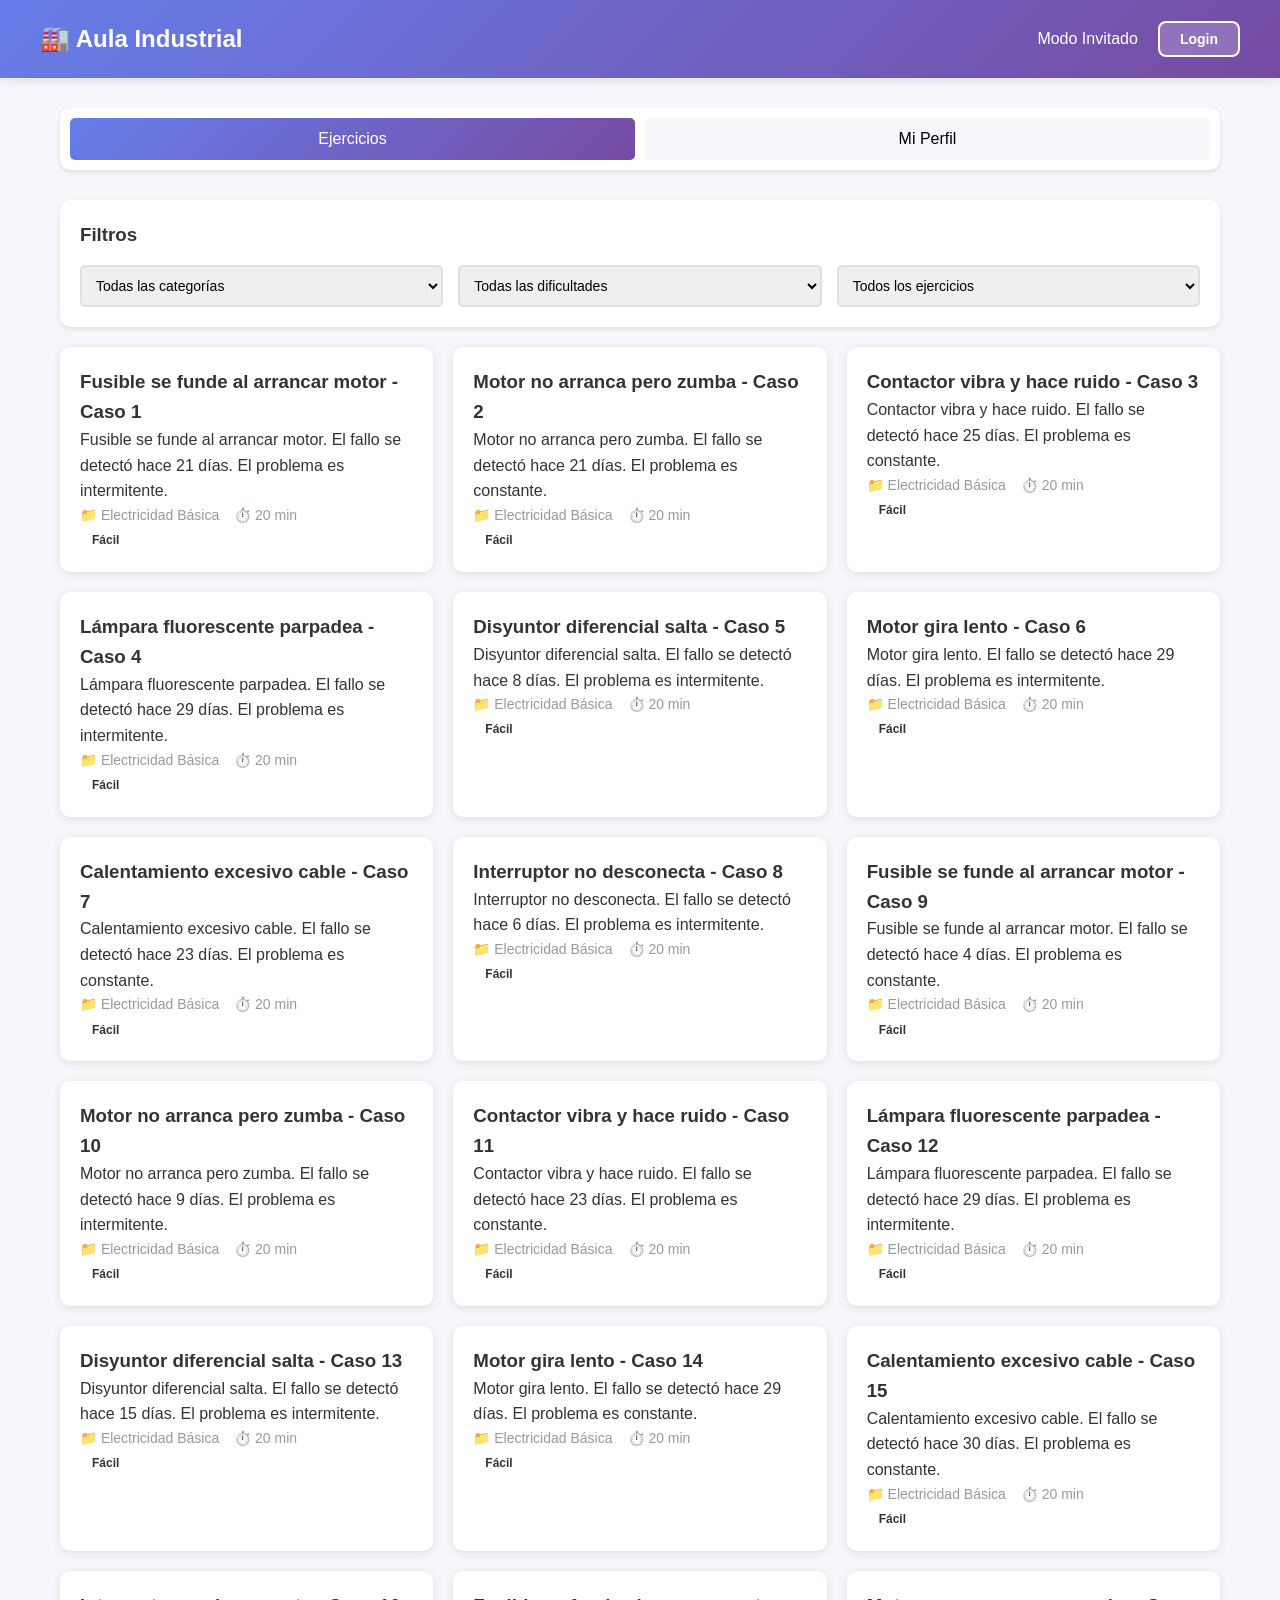
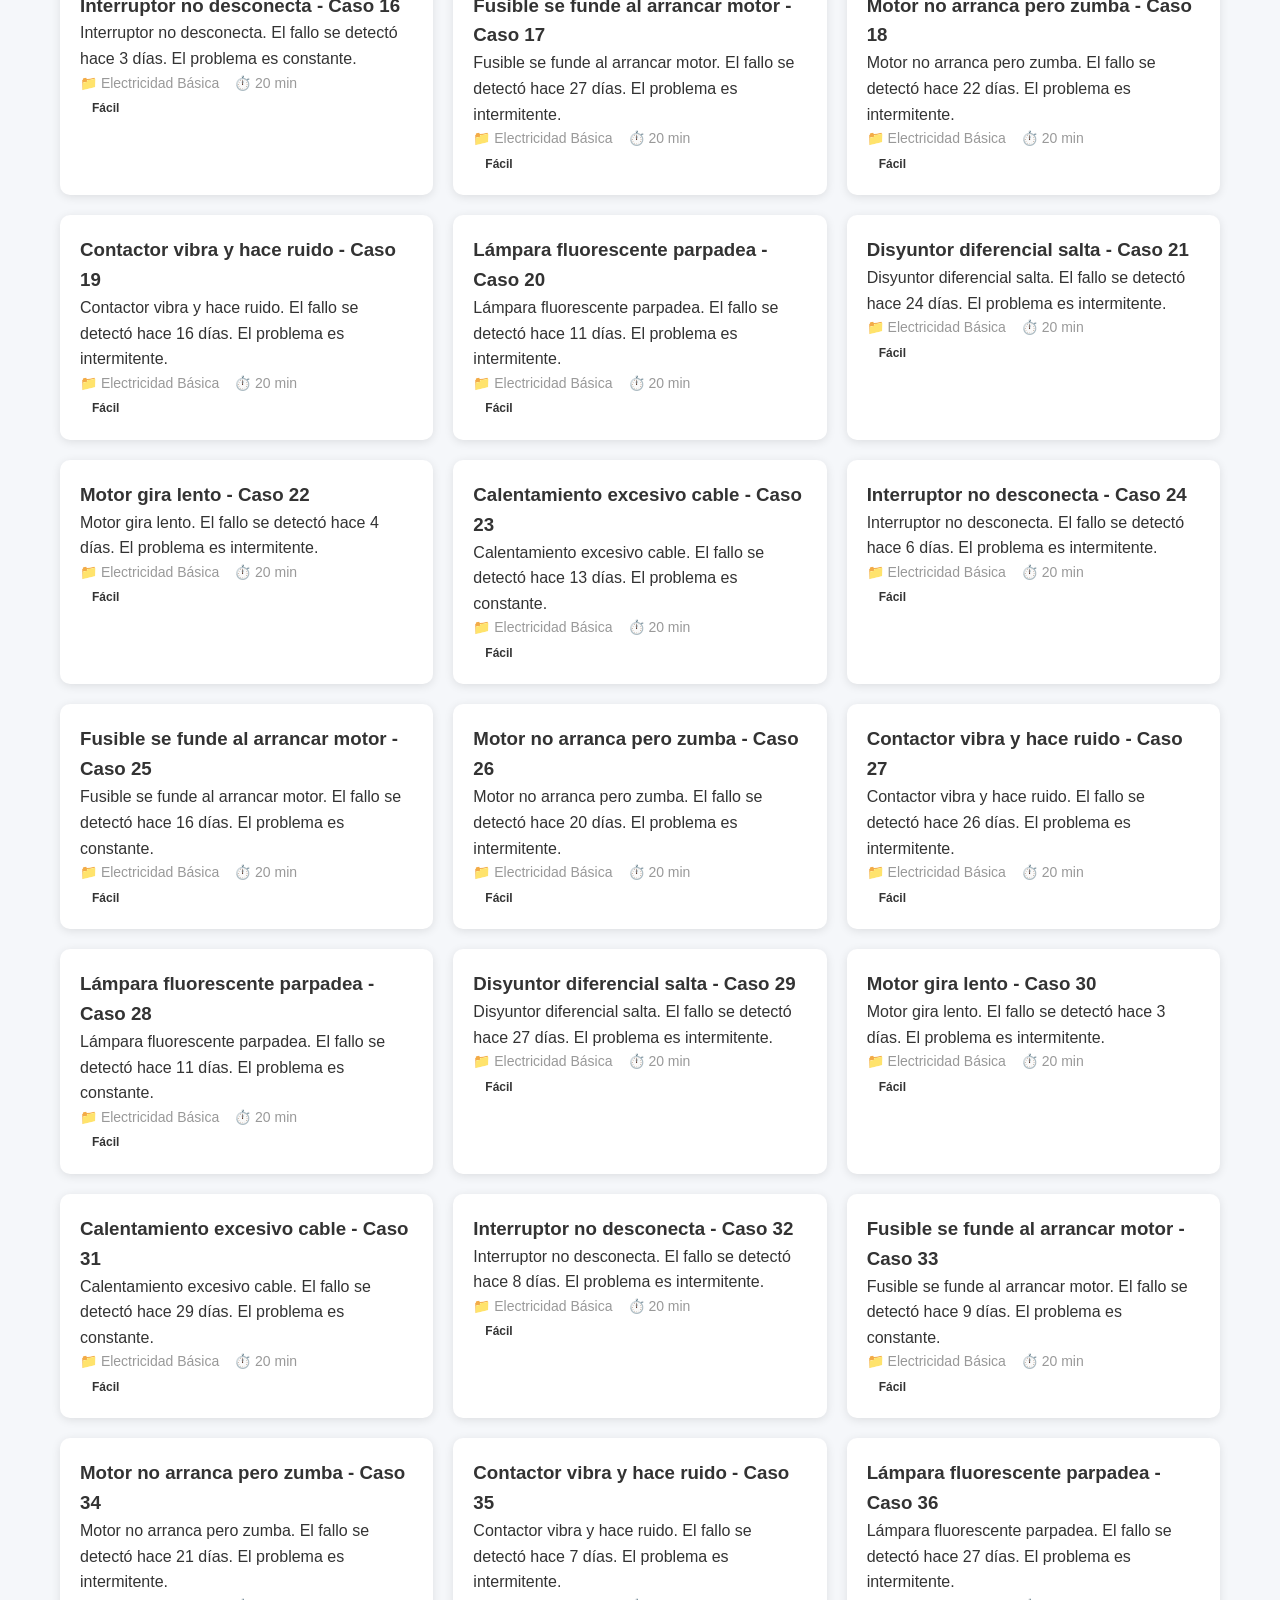
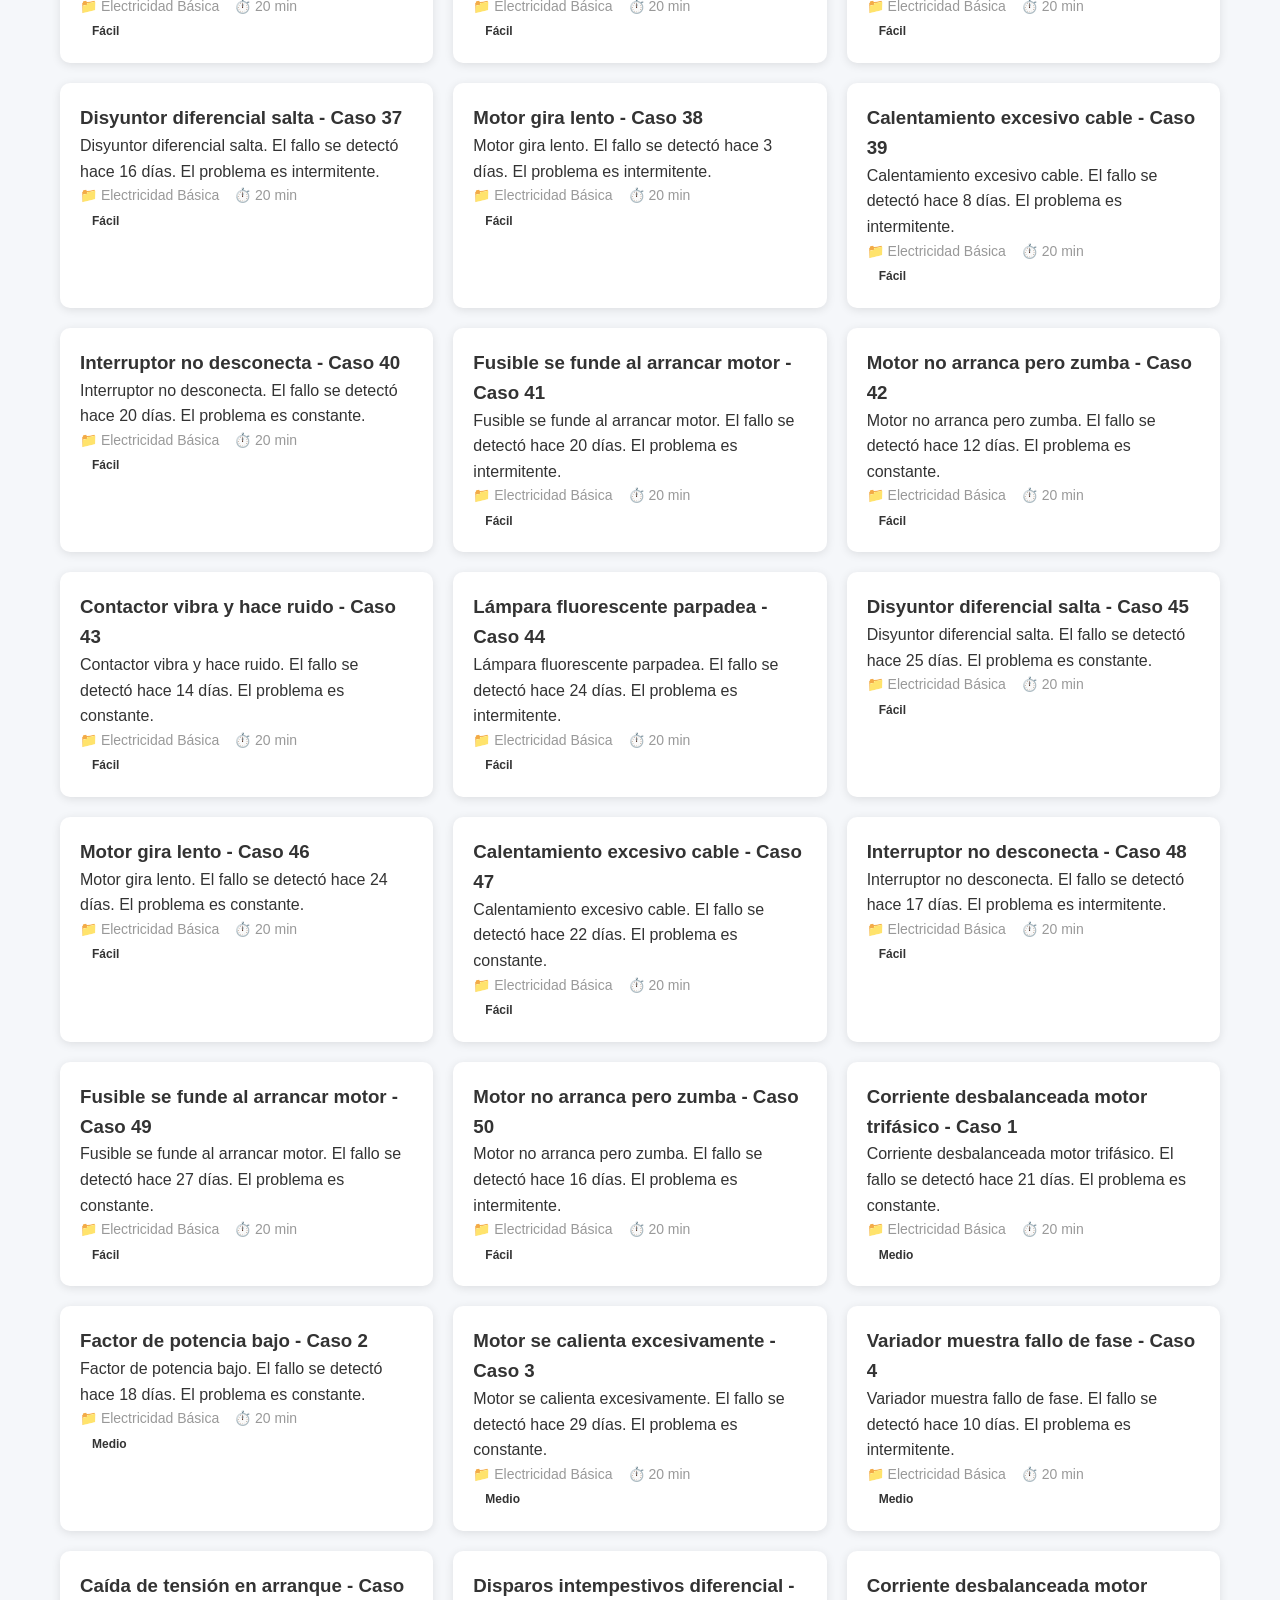
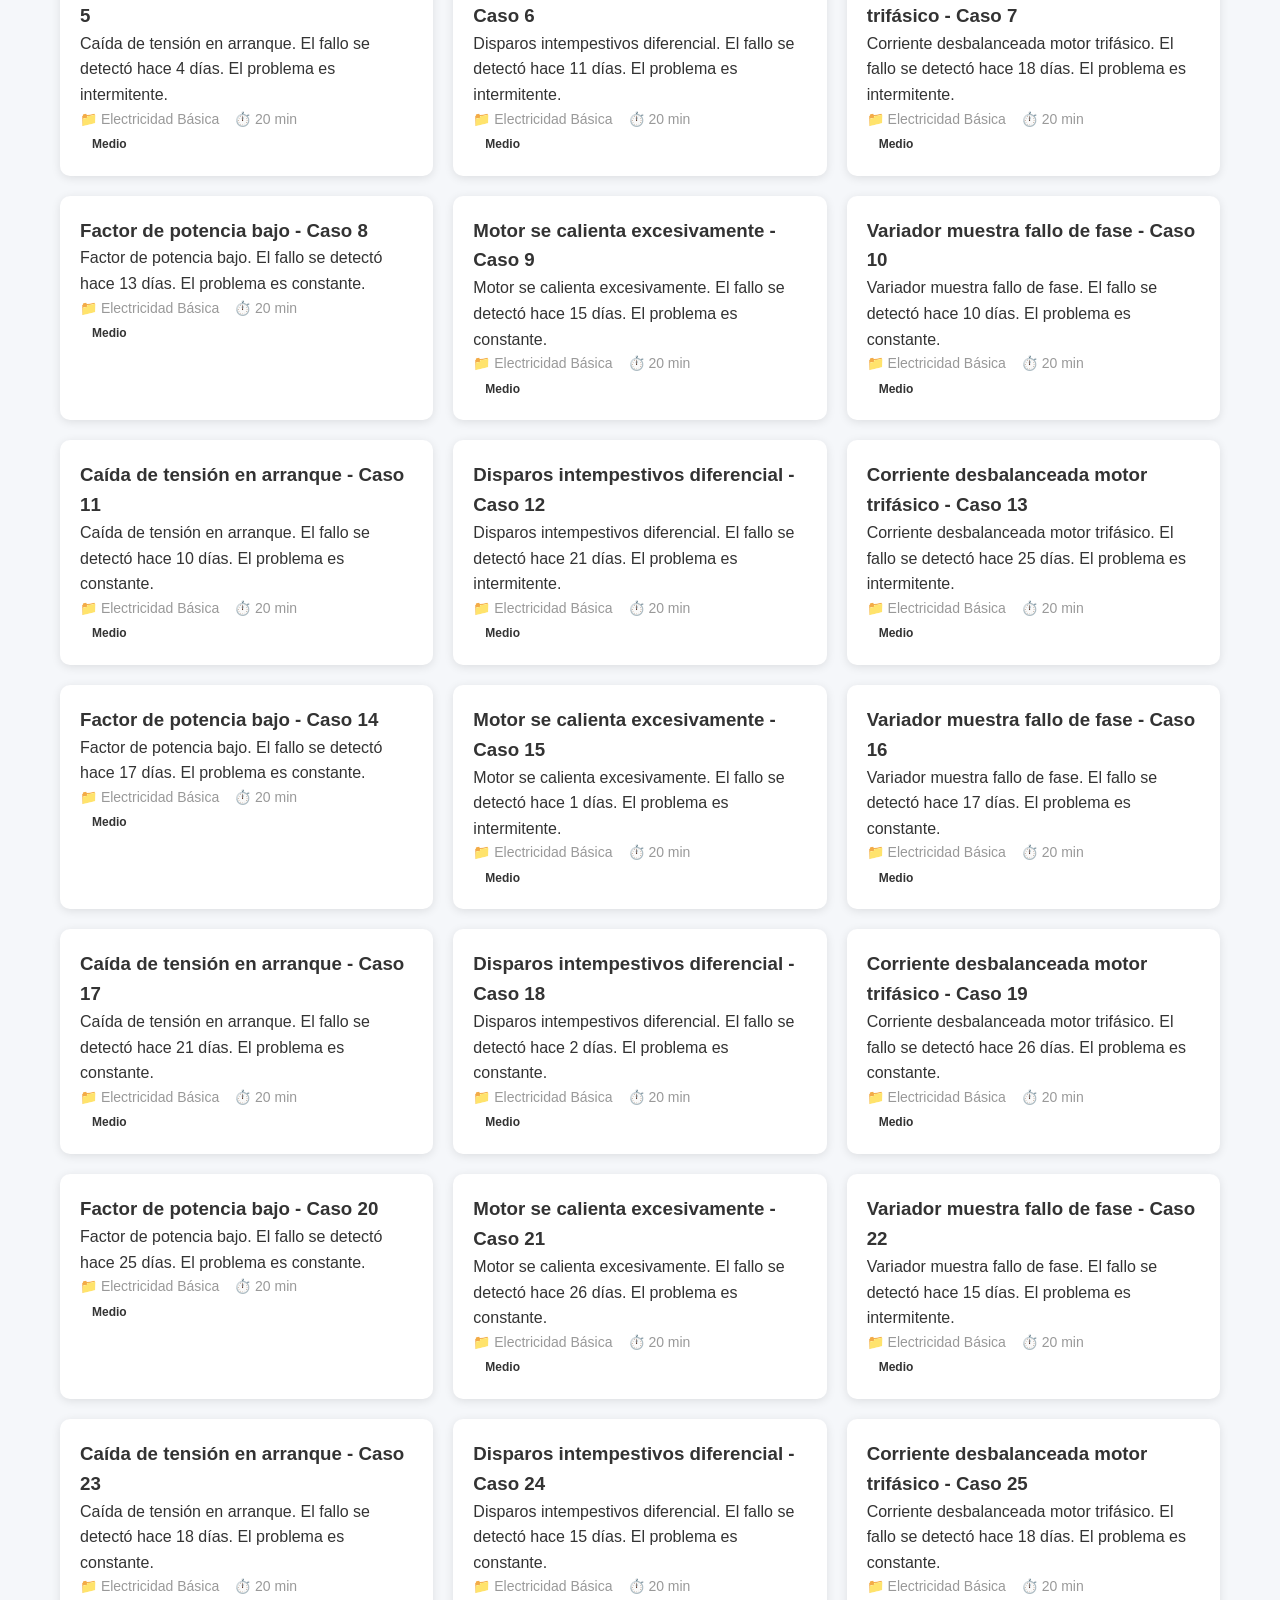
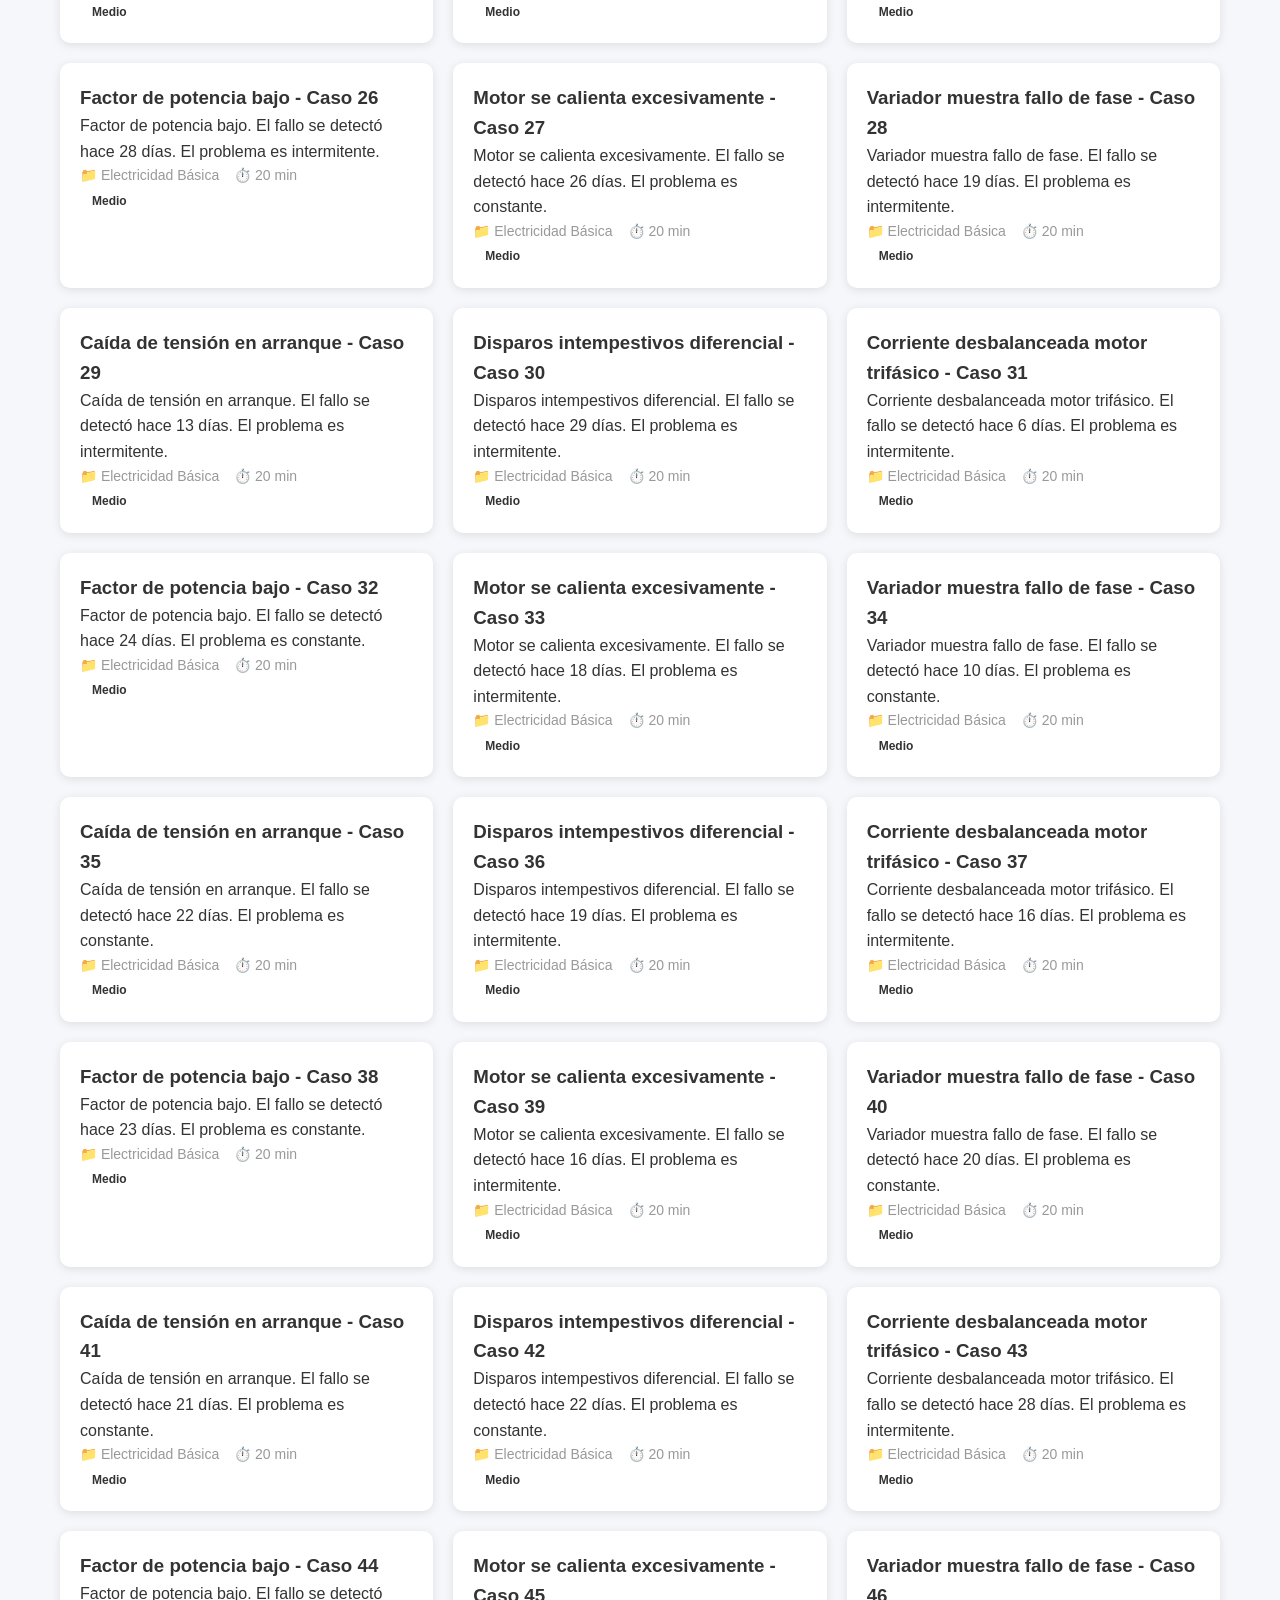
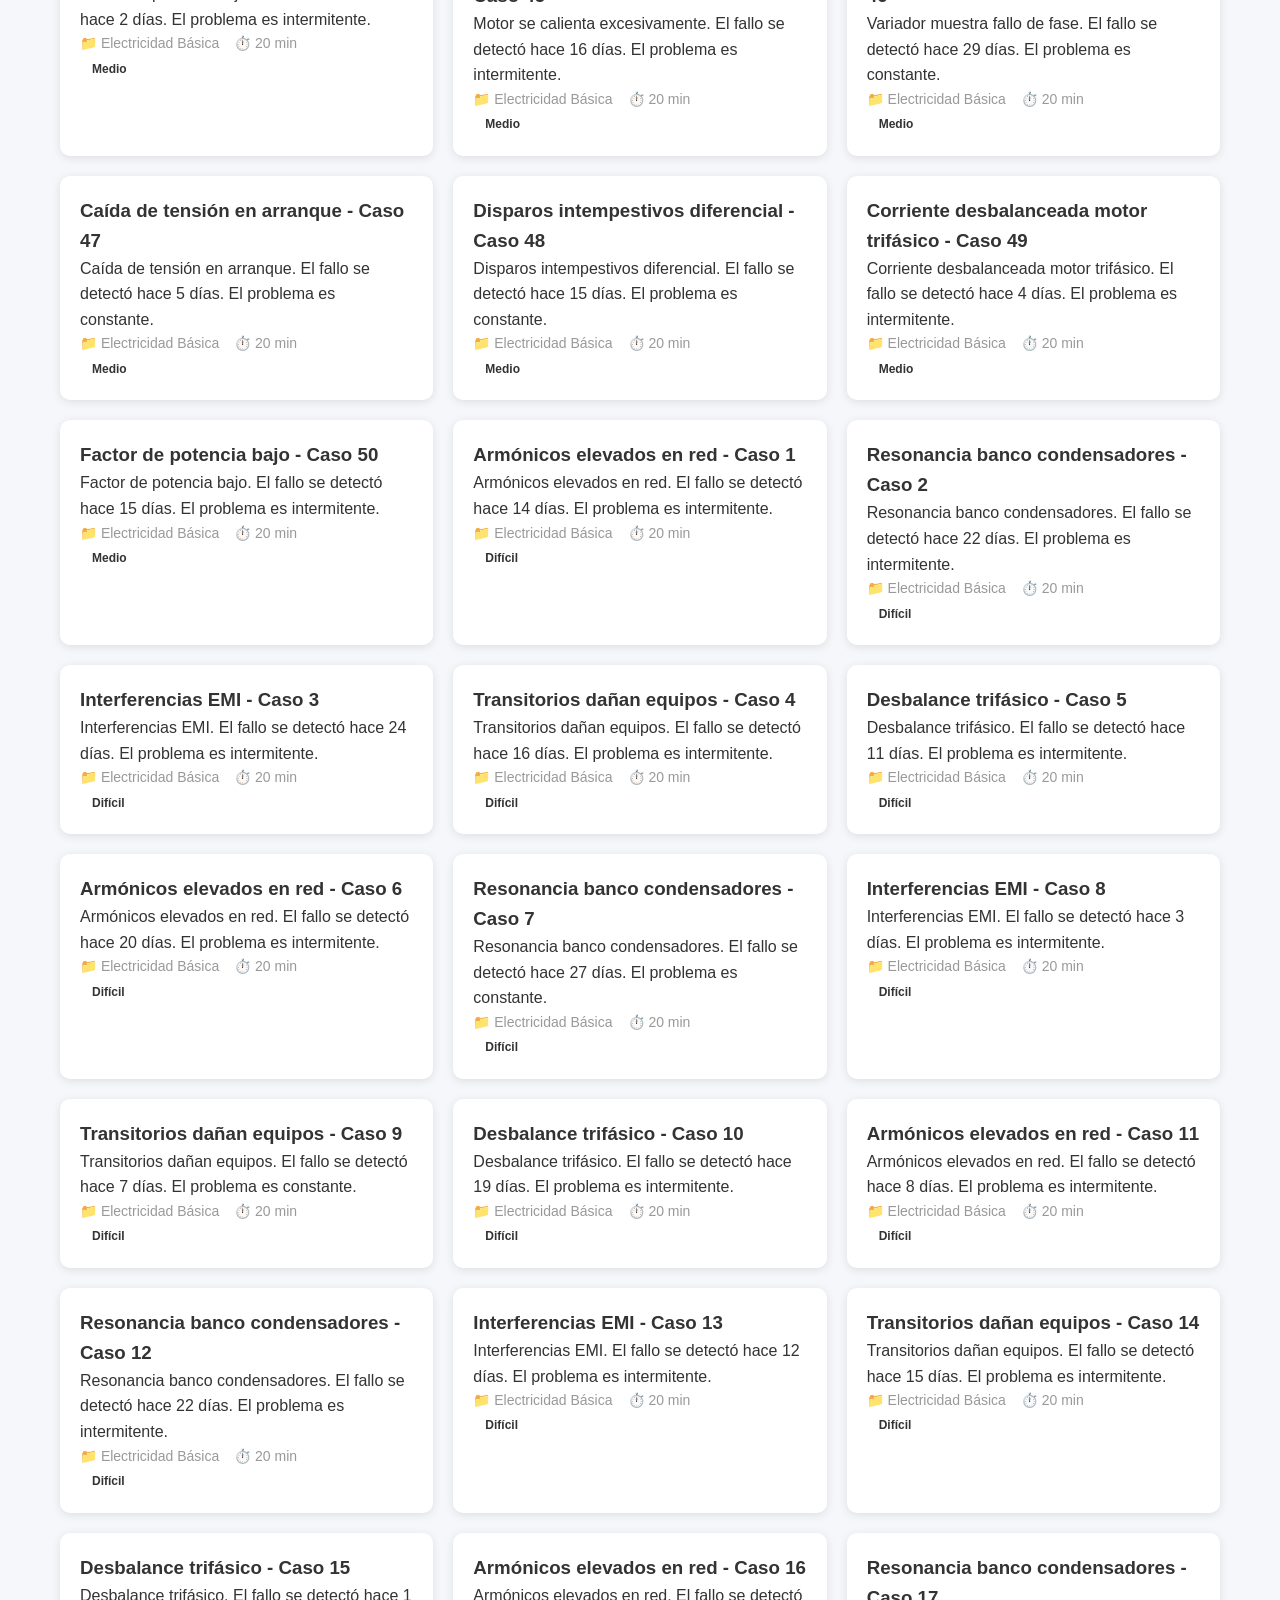
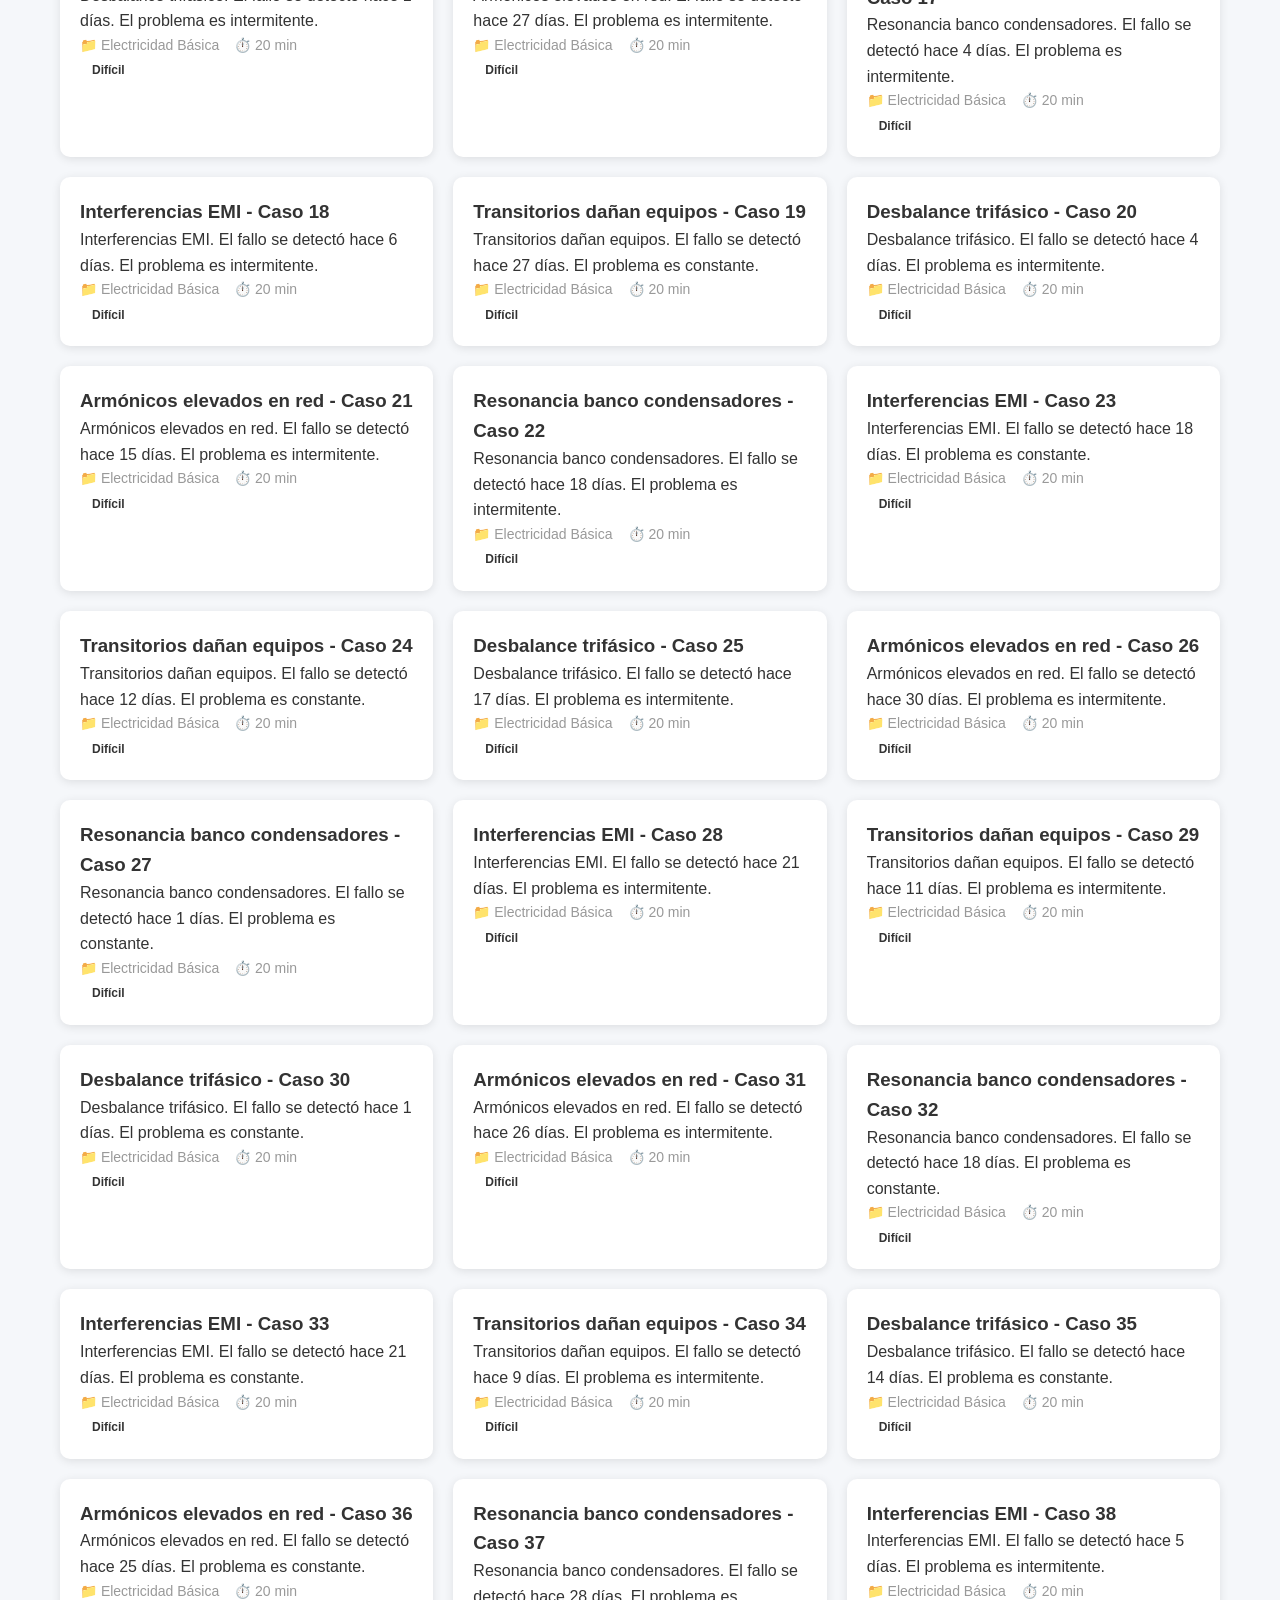
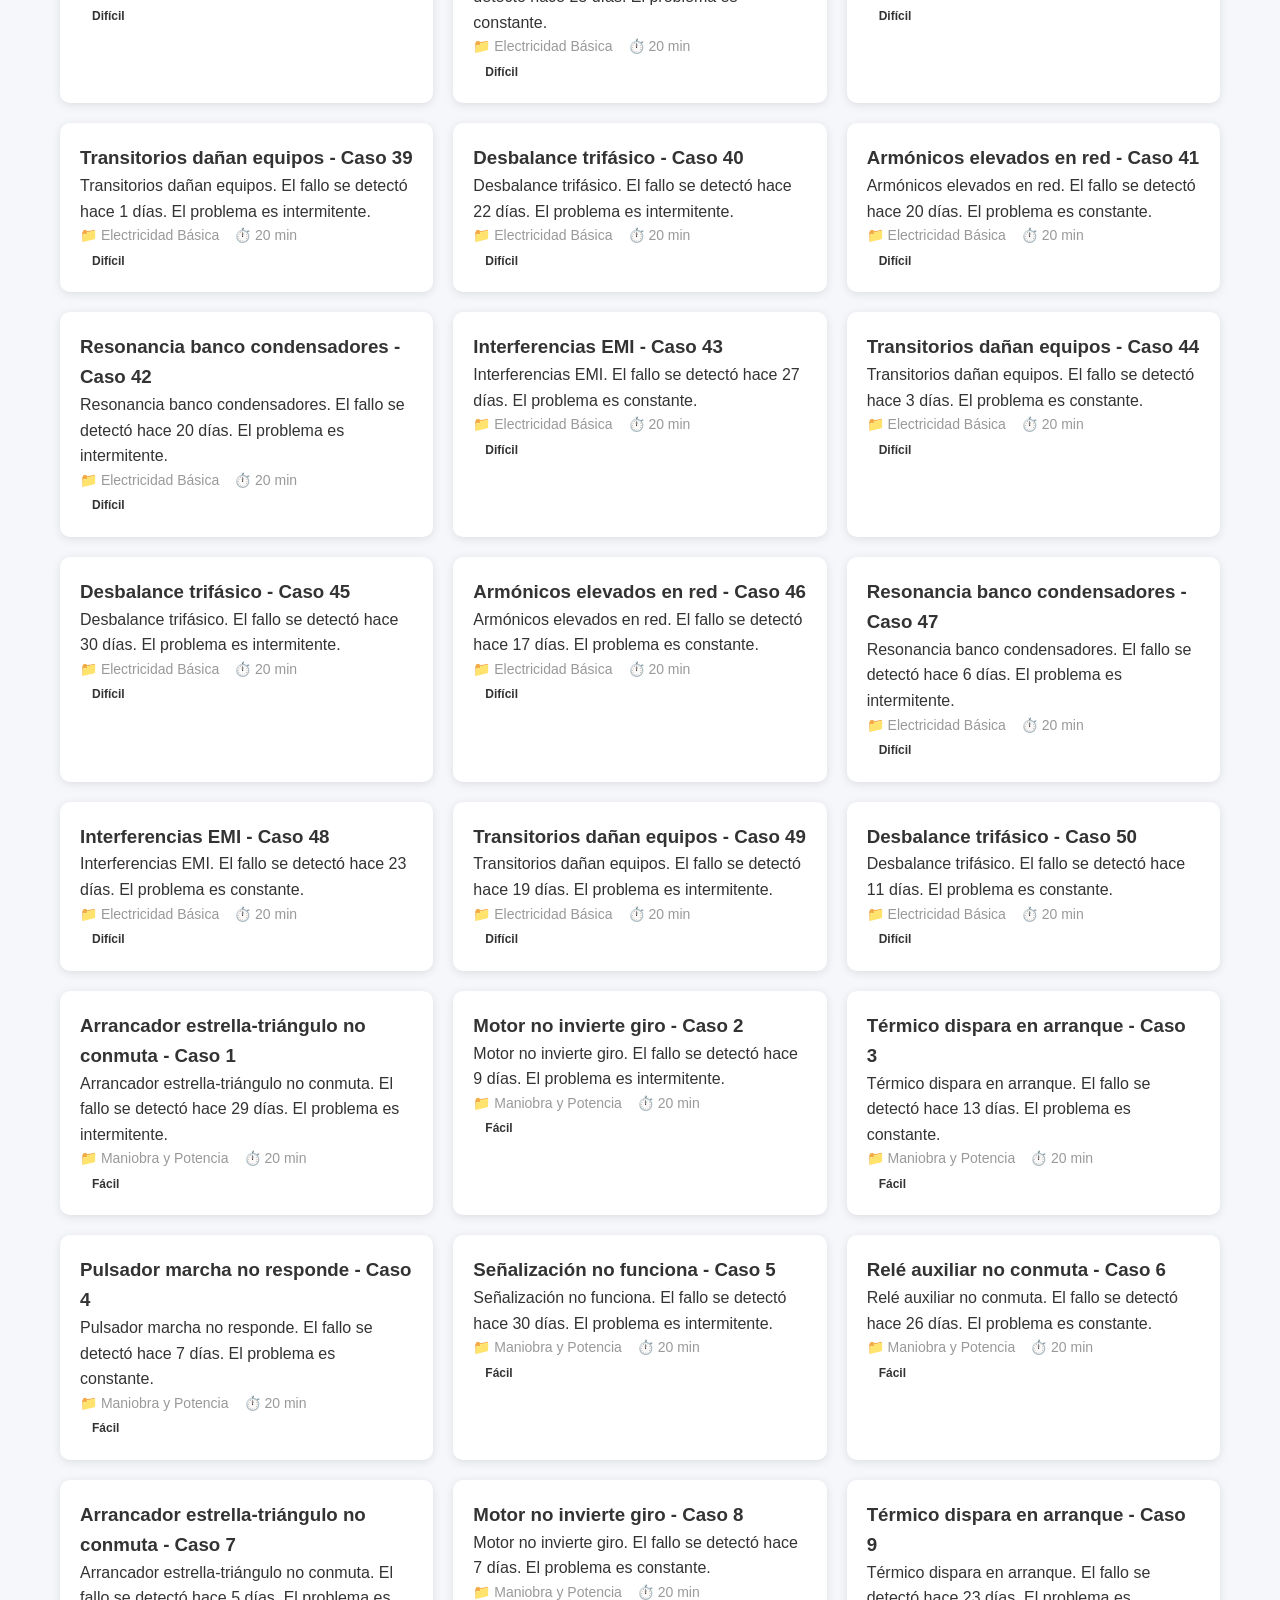
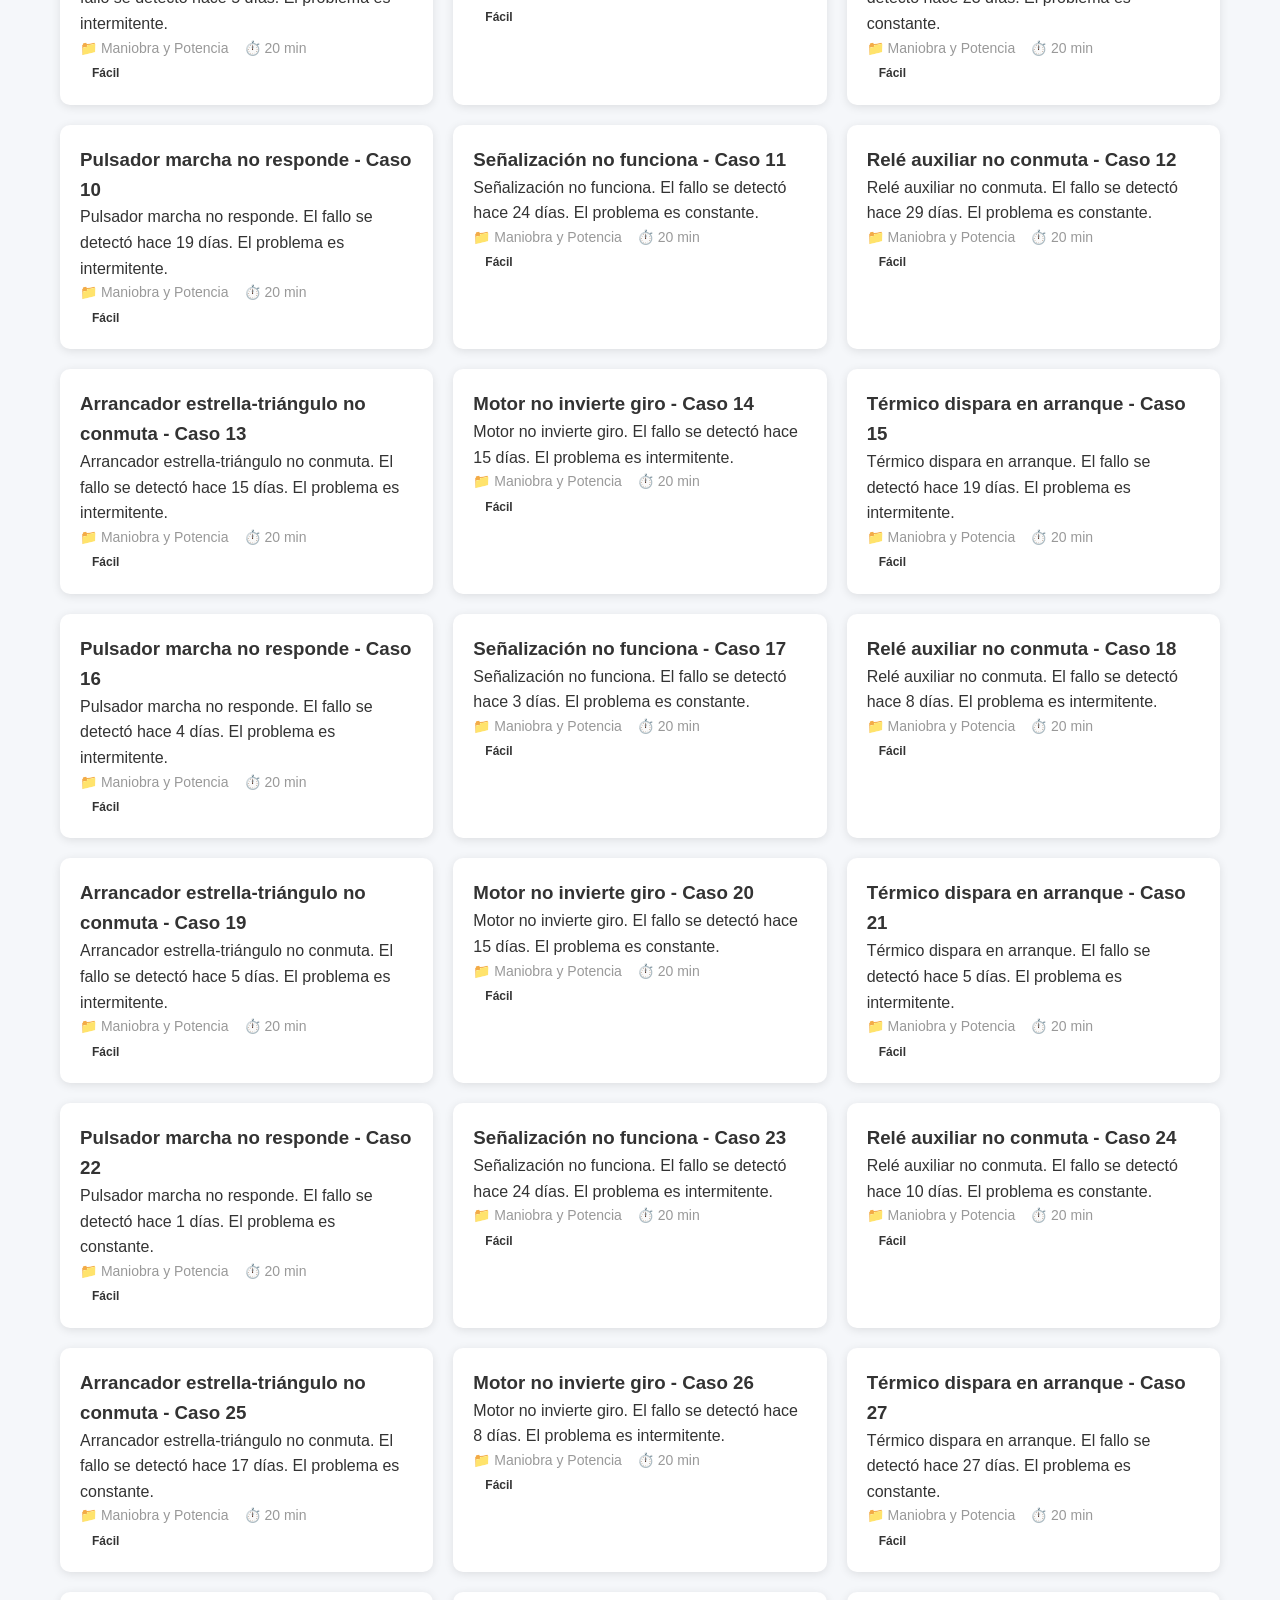
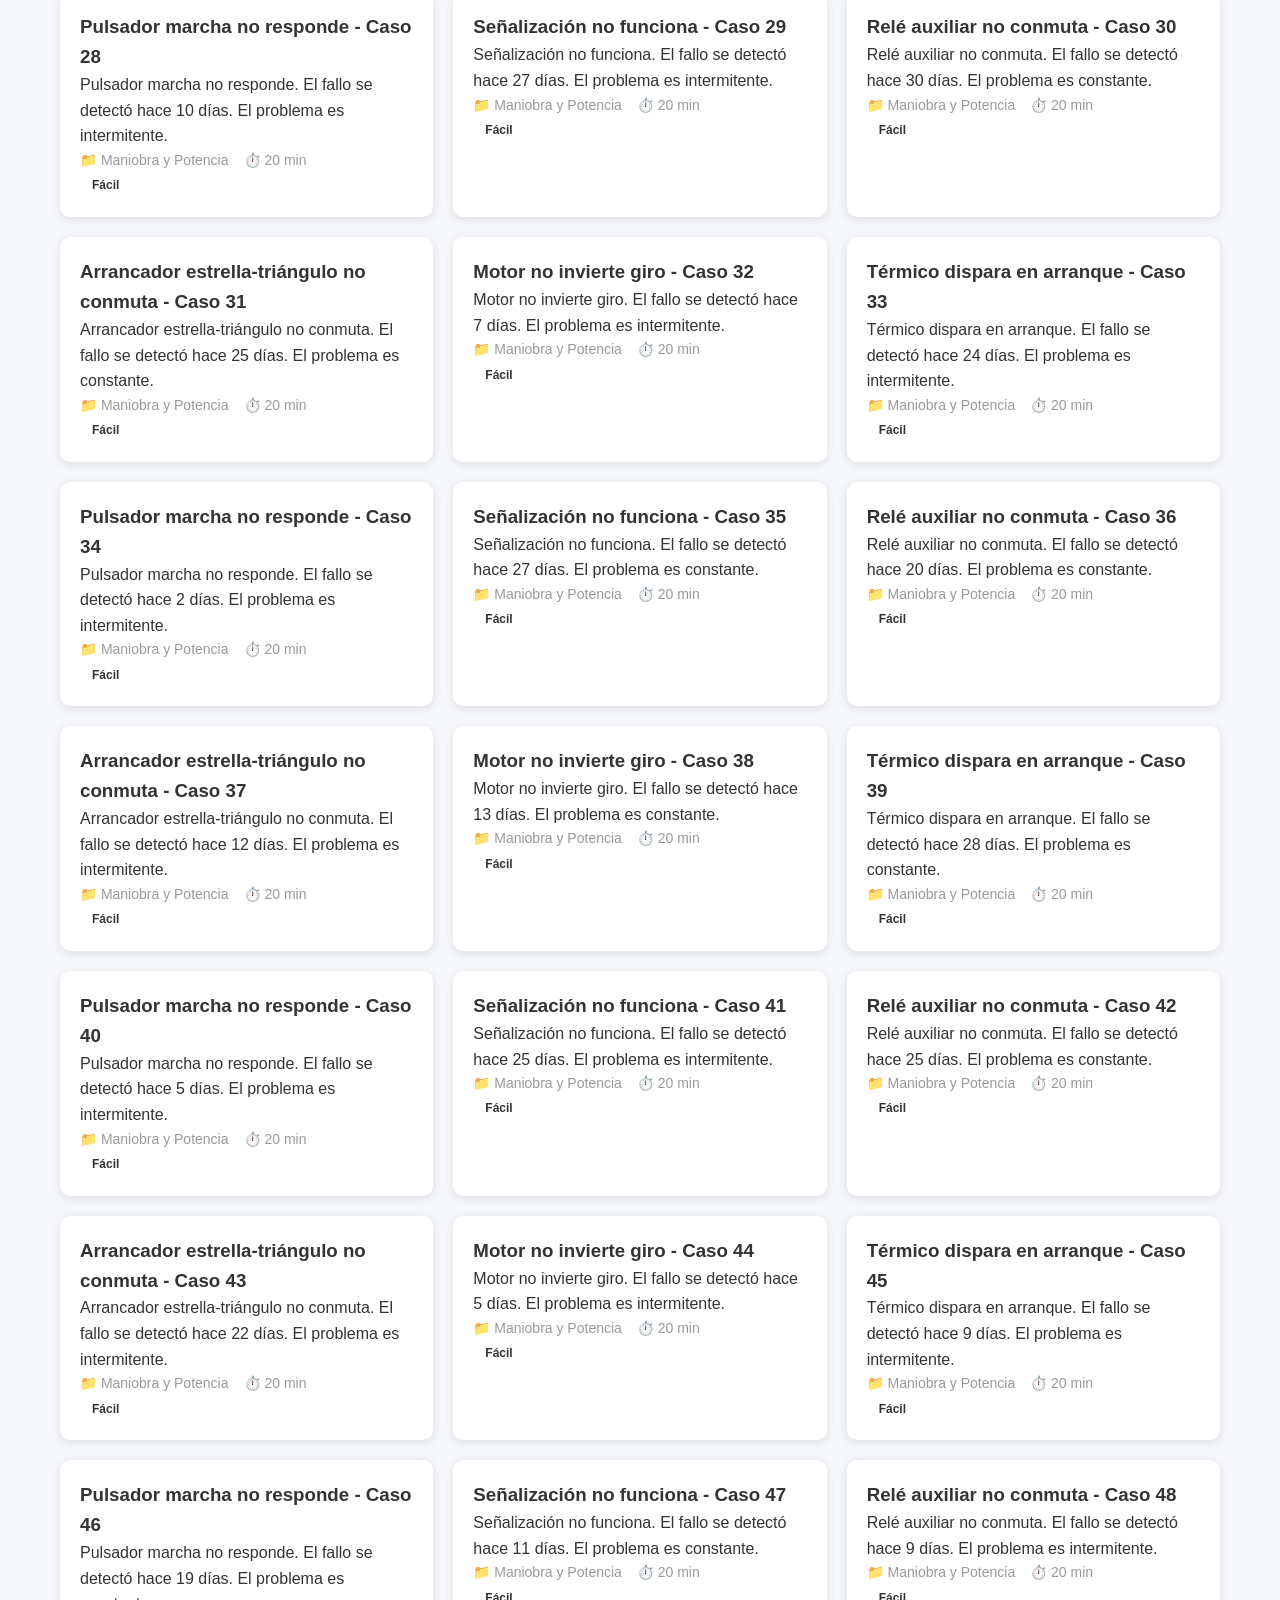
<file: V4_7/app.html>
<!DOCTYPE html>
<html lang="es">
<head>
    <meta charset="UTF-8">
    <meta name="viewport" content="width=device-width, initial-scale=1.0">
    <title>Aula Industrial - Ejercicios Interactivos</title>
    <link rel="stylesheet" href="css/styles.css">
    <style>
        * {
            margin: 0;
            padding: 0;
            box-sizing: border-box;
        }

        body {
            font-family: 'Segoe UI', Tahoma, Geneva, Verdana, sans-serif;
            background: #f5f7fa;
        }

        /* Header */
        .header {
            background: linear-gradient(135deg, #667eea 0%, #764ba2 100%);
            color: white;
            padding: 20px;
            box-shadow: 0 2px 10px rgba(0,0,0,0.1);
        }

        .header-content {
            max-width: 1200px;
            margin: 0 auto;
            display: flex;
            justify-content: space-between;
            align-items: center;
        }

        .header h1 {
            font-size: 24px;
        }

        .user-info {
            display: flex;
            align-items: center;
            gap: 15px;
        }

        .user-name {
            font-size: 16px;
        }

        .btn-logout {
            background: rgba(255,255,255,0.2);
            border: 2px solid white;
            color: white;
            padding: 8px 16px;
            border-radius: 5px;
            cursor: pointer;
            transition: all 0.3s;
        }

        .btn-logout:hover {
            background: white;
            color: #667eea;
        }

        /* Container principal */
        .container {
            max-width: 1200px;
            margin: 30px auto;
            padding: 0 20px;
        }

        /* Tabs de navegación */
        .nav-tabs {
            display: flex;
            gap: 10px;
            margin-bottom: 30px;
            background: white;
            padding: 10px;
            border-radius: 10px;
            box-shadow: 0 2px 5px rgba(0,0,0,0.1);
        }

        .nav-tab {
            flex: 1;
            padding: 12px;
            text-align: center;
            background: #f5f7fa;
            border: none;
            border-radius: 5px;
            cursor: pointer;
            font-size: 16px;
            transition: all 0.3s;
            font-weight: 500;
        }

        .nav-tab.active {
            background: linear-gradient(135deg, #667eea 0%, #764ba2 100%);
            color: white;
        }

        .nav-tab:hover:not(.active) {
            background: #e0e4f0;
        }

        /* Contenido de tabs */
        .tab-content {
            display: none;
        }

        .tab-content.active {
            display: block;
        }

        /* Filtros */
        .filters {
            background: white;
            padding: 20px;
            border-radius: 10px;
            margin-bottom: 20px;
            box-shadow: 0 2px 5px rgba(0,0,0,0.1);
        }

        .filters h3 {
            margin-bottom: 15px;
            color: #333;
        }

        .filter-group {
            display: flex;
            gap: 15px;
            flex-wrap: wrap;
        }

        .filter-group select {
            padding: 10px;
            border: 2px solid #e0e0e0;
            border-radius: 5px;
            font-size: 14px;
            flex: 1;
            min-width: 200px;
        }

        /* Grid de ejercicios */
        .exercises-grid {
            display: grid;
            grid-template-columns: repeat(auto-fill, minmax(300px, 1fr));
            gap: 20px;
        }

        .exercise-card {
            background: white;
            border-radius: 10px;
            padding: 20px;
            box-shadow: 0 2px 10px rgba(0,0,0,0.1);
            transition: transform 0.3s, box-shadow 0.3s;
            cursor: pointer;
        }

        .exercise-card:hover {
            transform: translateY(-5px);
            box-shadow: 0 5px 20px rgba(0,0,0,0.15);
        }

        .exercise-card.completed {
            border: 3px solid #4caf50;
            background: #f1f8f4;
        }

        .exercise-header {
            display: flex;
            justify-content: space-between;
            align-items: start;
            margin-bottom: 15px;
        }

        .exercise-title {
            font-size: 18px;
            font-weight: 600;
            color: #333;
        }

        .difficulty-badge {
            padding: 5px 12px;
            border-radius: 15px;
            font-size: 12px;
            font-weight: 600;
        }

        .difficulty-facil {
            background: #e8f5e9;
            color: #4caf50;
        }

        .difficulty-medio {
            background: #fff3e0;
            color: #ff9800;
        }

        .difficulty-dificil {
            background: #ffebee;
            color: #f44336;
        }

        .exercise-description {
            color: #666;
            margin-bottom: 15px;
            line-height: 1.5;
        }

        .exercise-meta {
            display: flex;
            gap: 15px;
            font-size: 14px;
            color: #999;
        }

        .completed-badge {
            background: #4caf50;
            color: white;
            padding: 5px 10px;
            border-radius: 5px;
            font-size: 12px;
            font-weight: 600;
            display: inline-block;
            margin-top: 10px;
        }

        /* Estadísticas */
        .stats-grid {
            display: grid;
            grid-template-columns: repeat(auto-fit, minmax(250px, 1fr));
            gap: 20px;
            margin-bottom: 30px;
        }

        .stat-card {
            background: white;
            padding: 25px;
            border-radius: 10px;
            box-shadow: 0 2px 10px rgba(0,0,0,0.1);
            text-align: center;
        }

        .stat-value {
            font-size: 36px;
            font-weight: 700;
            color: #667eea;
            margin-bottom: 10px;
        }

        .stat-label {
            color: #666;
            font-size: 14px;
        }

        /* Loading */
        .loading {
            text-align: center;
            padding: 60px;
            color: #999;
        }

        .loading::after {
            content: '...';
            animation: dots 1.5s infinite;
        }

        @keyframes dots {
            0%, 20% { content: '.'; }
            40% { content: '..'; }
            60%, 100% { content: '...'; }
        }

        /* Error */
        .error-message {
            background: #ffebee;
            color: #c62828;
            padding: 20px;
            border-radius: 10px;
            text-align: center;
            margin: 20px 0;
        }

        /* Newsletter */
        .newsletter-form {
            background: white;
            padding: 30px;
            border-radius: 10px;
            box-shadow: 0 2px 10px rgba(0,0,0,0.1);
            max-width: 600px;
            margin: 0 auto;
        }

        .newsletter-form h2 {
            margin-bottom: 20px;
            color: #333;
        }

        .newsletter-form input {
            width: 100%;
            padding: 12px;
            border: 2px solid #e0e0e0;
            border-radius: 5px;
            margin-bottom: 15px;
            font-size: 16px;
        }

        .newsletter-form button {
            width: 100%;
            padding: 12px;
            background: linear-gradient(135deg, #667eea 0%, #764ba2 100%);
            color: white;
            border: none;
            border-radius: 5px;
            font-size: 16px;
            font-weight: 600;
            cursor: pointer;
        }

        .success-msg {
            background: #e8f5e9;
            color: #4caf50;
            padding: 15px;
            border-radius: 5px;
            text-align: center;
            margin-top: 15px;
            display: none;
        }

        /* Modal de Login */
        .modal-overlay {
            position: fixed;
            top: 0;
            left: 0;
            width: 100%;
            height: 100%;
            background: rgba(0, 0, 0, 0.7);
            display: flex;
            align-items: center;
            justify-content: center;
            z-index: 10000;
            padding: 20px;
        }

        .modal-content {
            background: white;
            border-radius: 12px;
            max-width: 500px;
            width: 100%;
            max-height: 90vh;
            overflow-y: auto;
            box-shadow: 0 10px 40px rgba(0,0,0,0.3);
        }

        .modal-header {
            padding: 20px;
            border-bottom: 1px solid #eee;
            display: flex;
            justify-content: space-between;
            align-items: center;
        }

        .modal-header h2 {
            margin: 0;
            color: #333;
        }

        .modal-close {
            background: none;
            border: none;
            font-size: 28px;
            cursor: pointer;
            color: #666;
            padding: 0;
            width: 32px;
            height: 32px;
            display: flex;
            align-items: center;
            justify-content: center;
        }

        .modal-close:hover {
            color: #333;
        }

        .modal-body {
            padding: 20px;
        }

        /* Auth Tabs */
        .auth-tabs {
            display: flex;
            gap: 10px;
            margin-bottom: 20px;
        }

        .auth-tab {
            flex: 1;
            padding: 12px;
            border: none;
            background: #f0f0f0;
            cursor: pointer;
            font-size: 14px;
            font-weight: 600;
            border-radius: 8px;
            transition: all 0.3s;
        }

        .auth-tab.active {
            background: #667eea;
            color: white;
        }

        .auth-tab:hover:not(.active) {
            background: #e0e0e0;
        }

        /* Auth Form */
        .auth-form {
            margin-top: 20px;
        }

        .form-group {
            margin-bottom: 15px;
        }

        .form-group label {
            display: block;
            margin-bottom: 5px;
            font-weight: 600;
            color: #333;
        }

        .form-group input {
            width: 100%;
            padding: 12px;
            border: 2px solid #e0e0e0;
            border-radius: 8px;
            font-size: 14px;
            transition: border-color 0.3s;
        }

        .form-group input:focus {
            outline: none;
            border-color: #667eea;
        }

        .btn-primary {
            background: linear-gradient(135deg, #667eea 0%, #764ba2 100%);
            color: white;
            border: none;
            padding: 12px 24px;
            border-radius: 8px;
            cursor: pointer;
            font-size: 14px;
            font-weight: 600;
            transition: transform 0.2s;
        }

        .btn-primary:hover {
            transform: translateY(-2px);
        }

        .btn-primary:active {
            transform: translateY(0);
        }

        .error-message, .success-message {
            padding: 12px;
            border-radius: 8px;
            margin-bottom: 15px;
            text-align: center;
        }

        .error-message {
            background: #ffebee;
            color: #c62828;
            border: 1px solid #ef9a9a;
        }

        .success-message {
            background: #e8f5e9;
            color: #2e7d32;
            border: 1px solid #a5d6a7;
        }

        /* Botón de Login en header */
        .btn-login-header {
            background: rgba(255, 255, 255, 0.2);
            color: white;
            border: 2px solid white;
            padding: 8px 20px;
            border-radius: 8px;
            cursor: pointer;
            font-size: 14px;
            font-weight: 600;
            transition: all 0.3s;
            margin-left: 10px;
        }

        .btn-login-header:hover {
            background: white;
            color: #667eea;
        }

        .user-info {
            display: flex;
            align-items: center;
            gap: 10px;
        }

        /* Perfil */
        .profile-container {
            max-width: 900px;
            margin: 0 auto;
        }

        .profile-section {
            background: white;
            padding: 25px;
            border-radius: 12px;
            margin-bottom: 20px;
            box-shadow: 0 2px 8px rgba(0,0,0,0.1);
        }

        .profile-section h3 {
            margin-bottom: 20px;
            color: #333;
            font-size: 18px;
        }

        .profile-info .info-row {
            display: flex;
            align-items: center;
            padding: 15px 0;
            border-bottom: 1px solid #eee;
        }

        .profile-info .info-row:last-child {
            border-bottom: none;
        }

        .info-label {
            font-weight: 600;
            color: #666;
            width: 150px;
        }

        .info-value {
            flex: 1;
            color: #333;
        }

        .btn-edit {
            background: #667eea;
            color: white;
            border: none;
            padding: 6px 16px;
            border-radius: 6px;
            cursor: pointer;
            font-size: 13px;
        }

        .btn-edit:hover {
            background: #5568d3;
        }

        .stats-grid {
            display: grid;
            grid-template-columns: repeat(auto-fit, minmax(150px, 1fr));
            gap: 15px;
        }

        .stat-card {
            background: linear-gradient(135deg, #667eea 0%, #764ba2 100%);
            color: white;
            padding: 20px;
            border-radius: 12px;
            text-align: center;
        }

        .stat-value {
            font-size: 32px;
            font-weight: 700;
            margin-bottom: 5px;
        }

        .stat-label {
            font-size: 13px;
            opacity: 0.9;
        }

        .category-progress {
            display: flex;
            flex-direction: column;
            gap: 20px;
        }

        .progress-item {
        }

        .progress-header {
            display: flex;
            justify-content: space-between;
            margin-bottom: 8px;
            font-weight: 600;
            color: #333;
        }

        .progress-bar {
            height: 10px;
            background: #e0e0e0;
            border-radius: 10px;
            overflow: hidden;
        }

        .progress-fill {
            height: 100%;
            background: linear-gradient(90deg, #667eea 0%, #764ba2 100%);
            transition: width 0.5s ease;
        }

        .newsletter-config {
            padding: 10px 0;
        }

        .toggle-container {
            display: flex;
            align-items: center;
        }

        .toggle-label {
            display: flex;
            align-items: center;
            cursor: pointer;
            user-select: none;
        }

        .toggle-label input[type="checkbox"] {
            position: absolute;
            opacity: 0;
        }

        .toggle-slider {
            position: relative;
            width: 50px;
            height: 26px;
            background: #ccc;
            border-radius: 26px;
            transition: background 0.3s;
            margin-right: 12px;
        }

        .toggle-slider::before {
            content: '';
            position: absolute;
            width: 20px;
            height: 20px;
            border-radius: 50%;
            background: white;
            top: 3px;
            left: 3px;
            transition: transform 0.3s;
        }

        .toggle-label input:checked + .toggle-slider {
            background: #667eea;
        }

        .toggle-label input:checked + .toggle-slider::before {
            transform: translateX(24px);
        }

        .toggle-text {
            font-weight: 500;
            color: #333;
        }

        .btn-secondary {
            background: #f0f0f0;
            color: #333;
            border: none;
            padding: 10px 20px;
            border-radius: 8px;
            cursor: pointer;
            font-weight: 600;
            transition: all 0.3s;
        }

        .btn-secondary:hover {
            background: #e0e0e0;
        }

        .guest-message {
            background: #fff3cd;
            border: 2px solid #ffc107;
            padding: 30px;
            border-radius: 12px;
            text-align: center;
        }

        .guest-message h3 {
            margin-bottom: 15px;
            color: #856404;
        }

        .guest-message p {
            color: #856404;
            margin-bottom: 20px;
        }
    </style>
</head>
<body>
    <!-- Header -->
    <header class="header">
        <div class="header-content">
            <h1>🏭 Aula Industrial</h1>
            <div class="user-info" id="user-info-container">
                <!-- Se llena dinámicamente con JS -->
            </div>
        </div>
    </header>

    <!-- Container principal -->
    <div class="container">
        <!-- Navegación por tabs -->
        <div class="nav-tabs">
            <button class="nav-tab active" data-tab="exercises">Ejercicios</button>
            <button class="nav-tab" data-tab="profile">Mi Perfil</button>
        </div>

        <!-- TAB: Ejercicios -->
        <div id="exercises-tab" class="tab-content active">
            <div class="filters">
                <h3>Filtros</h3>
                <div class="filter-group">
                    <select id="filter-category">
                        <option value="all">Todas las categorías</option>
                        <option value="Electricidad Básica">⚡ Electricidad Básica</option>
                        <option value="Maniobra y Potencia">🔧 Maniobra y Potencia</option>
                        <option value="PLC Siemens">🤖 PLC Siemens</option>
                        <option value="Diagnóstico Industrial">🔍 Diagnóstico Industrial</option>
                    </select>
                    <select id="filter-difficulty">
                        <option value="">Todas las dificultades</option>
                        <option value="facil">Fácil</option>
                        <option value="medio">Medio</option>
                        <option value="dificil">Difícil</option>
                    </select>
                    <select id="filter-status">
                        <option value="">Todos los ejercicios</option>
                        <option value="completed">Completados</option>
                        <option value="pending">Pendientes</option>
                    </select>
                </div>
            </div>

            <div id="exercises-container" class="exercises-grid">
                <div class="loading">Cargando ejercicios</div>
            </div>
        </div>

        <!-- TAB: Mi Perfil -->
        <div id="profile-tab" class="tab-content">
            <div class="profile-container">
                <h2>👤 Mi Perfil</h2>
                
                <!-- Información Personal -->
                <div class="profile-section">
                    <h3>Información Personal</h3>
                    <div class="profile-info">
                        <div class="info-row">
                            <span class="info-label">Nombre:</span>
                            <span class="info-value" id="profile-name">-</span>
                            <button class="btn-edit" onclick="editName()">Editar</button>
                        </div>
                        <div class="info-row">
                            <span class="info-label">Email:</span>
                            <span class="info-value" id="profile-email">-</span>
                        </div>
                        <div class="info-row">
                            <span class="info-label">Miembro desde:</span>
                            <span class="info-value" id="profile-since">-</span>
                        </div>
                    </div>
                </div>

                <!-- Estadísticas -->
                <div class="profile-section">
                    <h3>📊 Estadísticas</h3>
                    <div class="stats-grid">
                        <div class="stat-card">
                            <div class="stat-value" id="stat-completed">0</div>
                            <div class="stat-label">Ejercicios Completados</div>
                        </div>
                        <div class="stat-card">
                            <div class="stat-value" id="stat-accuracy">0%</div>
                            <div class="stat-label">Precisión</div>
                        </div>
                        <div class="stat-card">
                            <div class="stat-value" id="stat-time">0h</div>
                            <div class="stat-label">Tiempo Total</div>
                        </div>
                        <div class="stat-card">
                            <div class="stat-value" id="stat-streak">0</div>
                            <div class="stat-label">Racha (días)</div>
                        </div>
                    </div>
                </div>

                <!-- Progreso por Categoría -->
                <div class="profile-section">
                    <h3>📚 Progreso por Categoría</h3>
                    <div class="category-progress">
                        <div class="progress-item">
                            <div class="progress-header">
                                <span>⚡ Electricidad Básica</span>
                                <span id="progress-elec">0/150</span>
                            </div>
                            <div class="progress-bar">
                                <div class="progress-fill" id="progress-bar-elec" style="width: 0%"></div>
                            </div>
                        </div>
                        <div class="progress-item">
                            <div class="progress-header">
                                <span>🔧 Maniobra y Potencia</span>
                                <span id="progress-man">0/150</span>
                            </div>
                            <div class="progress-bar">
                                <div class="progress-fill" id="progress-bar-man" style="width: 0%"></div>
                            </div>
                        </div>
                        <div class="progress-item">
                            <div class="progress-header">
                                <span>🤖 PLC Siemens</span>
                                <span id="progress-plc">0/150</span>
                            </div>
                            <div class="progress-bar">
                                <div class="progress-fill" id="progress-bar-plc" style="width: 0%"></div>
                            </div>
                        </div>
                        <div class="progress-item">
                            <div class="progress-header">
                                <span>🔍 Diagnóstico Industrial</span>
                                <span id="progress-diag">0/150</span>
                            </div>
                            <div class="progress-bar">
                                <div class="progress-fill" id="progress-bar-diag" style="width: 0%"></div>
                            </div>
                        </div>
                    </div>
                </div>

                <!-- Newsletter -->
                <div class="profile-section">
                    <h3>📧 Newsletter</h3>
                    <div class="newsletter-config">
                        <div class="toggle-container">
                            <label class="toggle-label">
                                <input type="checkbox" id="newsletter-toggle" onchange="toggleNewsletter()">
                                <span class="toggle-slider"></span>
                                <span class="toggle-text">Recibir newsletters y actualizaciones</span>
                            </label>
                        </div>
                        <p style="color: #666; font-size: 14px; margin-top: 10px;">
                            Te enviaremos novedades sobre nuevos ejercicios y contenido educativo.
                        </p>
                    </div>
                </div>

                <!-- Cambiar Contraseña -->
                <div class="profile-section">
                    <h3>🔒 Seguridad</h3>
                    <button class="btn-secondary" onclick="showChangePassword()">Cambiar Contraseña</button>
                </div>

                <!-- Mensaje para invitados -->
                <div id="profile-guest-message" class="guest-message" style="display: none;">
                    <h3>👋 Modo Invitado</h3>
                    <p>Inicia sesión o regístrate para acceder a tu perfil personal y guardar tu progreso.</p>
                    <button class="btn-primary" onclick="openLoginModal()">Iniciar Sesión</button>
                </div>
            </div>
        </div>
    </div>

    <!-- Modal de Login/Registro -->
    <div id="login-modal" class="modal-overlay" style="display: none;">
        <div class="modal-content" style="max-width: 450px;">
            <div class="modal-header">
                <h2 id="modal-title">Iniciar Sesión</h2>
                <button class="modal-close" onclick="closeLoginModal()">&times;</button>
            </div>
            
            <div class="modal-body">
                <!-- Tabs de Login/Registro -->
                <div class="auth-tabs">
                    <button class="auth-tab active" onclick="showAuthTab('login')">Iniciar Sesión</button>
                    <button class="auth-tab" onclick="showAuthTab('register')">Registrarse</button>
                </div>

                <!-- Mensajes -->
                <div id="auth-error" class="error-message" style="display: none;"></div>
                <div id="auth-success" class="success-message" style="display: none;"></div>

                <!-- Formulario de Login -->
                <form id="login-form" class="auth-form">
                    <div class="form-group">
                        <label for="login-email">Email:</label>
                        <input type="email" id="login-email" required placeholder="tu@email.com">
                    </div>
                    <div class="form-group">
                        <label for="login-password">Contraseña:</label>
                        <input type="password" id="login-password" required placeholder="Mínimo 6 caracteres">
                    </div>
                    <div style="text-align: right; margin-bottom: 15px;">
                        <a href="#" onclick="showForgotPassword(); return false;" style="color: #667eea; font-size: 14px; text-decoration: none;">¿Olvidaste tu contraseña?</a>
                    </div>
                    <button type="submit" class="btn-primary" style="width: 100%;">Iniciar Sesión</button>
                </form>

                <!-- Formulario de Registro -->
                <form id="register-form" class="auth-form" style="display: none;">
                    <div class="form-group">
                        <label for="register-name">Nombre:</label>
                        <input type="text" id="register-name" required placeholder="Tu nombre completo">
                    </div>
                    <div class="form-group">
                        <label for="register-email">Email:</label>
                        <input type="email" id="register-email" required placeholder="tu@email.com">
                    </div>
                    <div class="form-group">
                        <label for="register-password">Contraseña:</label>
                        <input type="password" id="register-password" required placeholder="Mínimo 6 caracteres">
                    </div>
                    <div class="form-group">
                        <label for="register-confirm">Confirmar contraseña:</label>
                        <input type="password" id="register-confirm" required placeholder="Repite la contraseña">
                    </div>
                    <button type="submit" class="btn-primary" style="width: 100%;">Crear Cuenta</button>
                </form>
            </div>
        </div>
    </div>

    <!-- Scripts -->
    <script src="js/auth.js"></script>
    <script src="js/app.js"></script>
</body>
</html>
</file>
<file: css/styles.css>
/* styles.css - Estilos generales para Aula Industrial */

/* Reset y base */
* {
    margin: 0;
    padding: 0;
    box-sizing: border-box;
}

body {
    font-family: 'Segoe UI', Tahoma, Geneva, Verdana, sans-serif;
    background: #f5f7fa;
    color: #333;
    line-height: 1.6;
}

/* Utilidades */
.container {
    max-width: 1200px;
    margin: 0 auto;
    padding: 20px;
}

.text-center {
    text-align: center;
}

.mt-20 {
    margin-top: 20px;
}

.mb-20 {
    margin-bottom: 20px;
}

/* Botones */
.btn {
    padding: 10px 20px;
    border: none;
    border-radius: 5px;
    cursor: pointer;
    font-size: 16px;
    transition: all 0.3s;
}

.btn-primary {
    background: linear-gradient(135deg, #667eea 0%, #764ba2 100%);
    color: white;
}

.btn-primary:hover {
    transform: translateY(-2px);
    box-shadow: 0 5px 15px rgba(102, 126, 234, 0.4);
}

.btn-secondary {
    background: #6c757d;
    color: white;
}

.btn-secondary:hover {
    background: #5a6268;
}

/* Cards */
.card {
    background: white;
    border-radius: 10px;
    padding: 20px;
    box-shadow: 0 2px 10px rgba(0,0,0,0.1);
    transition: transform 0.3s, box-shadow 0.3s;
}

.card:hover {
    transform: translateY(-5px);
    box-shadow: 0 5px 20px rgba(0,0,0,0.15);
}

/* Formularios */
input[type="text"],
input[type="email"],
input[type="password"],
select,
textarea {
    width: 100%;
    padding: 10px;
    border: 2px solid #e0e0e0;
    border-radius: 5px;
    font-size: 16px;
    transition: border-color 0.3s;
}

input:focus,
select:focus,
textarea:focus {
    outline: none;
    border-color: #667eea;
}

/* Alertas */
.alert {
    padding: 15px;
    border-radius: 5px;
    margin-bottom: 20px;
}

.alert-success {
    background: #d4edda;
    color: #155724;
    border: 1px solid #c3e6cb;
}

.alert-error {
    background: #f8d7da;
    color: #721c24;
    border: 1px solid #f5c6cb;
}

.alert-info {
    background: #d1ecf1;
    color: #0c5460;
    border: 1px solid #bee5eb;
}

/* Badges */
.badge {
    display: inline-block;
    padding: 5px 10px;
    border-radius: 15px;
    font-size: 12px;
    font-weight: 600;
}

.badge-success {
    background: #28a745;
    color: white;
}

.badge-warning {
    background: #ffc107;
    color: #333;
}

.badge-danger {
    background: #dc3545;
    color: white;
}

.badge-info {
    background: #17a2b8;
    color: white;
}

/* Loading spinner */
.spinner {
    border: 4px solid #f3f3f3;
    border-top: 4px solid #667eea;
    border-radius: 50%;
    width: 40px;
    height: 40px;
    animation: spin 1s linear infinite;
    margin: 20px auto;
}

@keyframes spin {
    0% { transform: rotate(0deg); }
    100% { transform: rotate(360deg); }
}

/* Responsive */
@media (max-width: 768px) {
    .container {
        padding: 10px;
    }

    .card {
        padding: 15px;
    }

    input[type="text"],
    input[type="email"],
    input[type="password"],
    select {
        font-size: 14px;
    }
}

/* Scrollbar personalizada */
::-webkit-scrollbar {
    width: 10px;
}

::-webkit-scrollbar-track {
    background: #f1f1f1;
}

::-webkit-scrollbar-thumb {
    background: #888;
    border-radius: 5px;
}

::-webkit-scrollbar-thumb:hover {
    background: #555;
}
</file>
<file: V4_5/css/styles.css>
/* styles.css - Estilos generales para Aula Industrial */

/* Reset y base */
* {
    margin: 0;
    padding: 0;
    box-sizing: border-box;
}

body {
    font-family: 'Segoe UI', Tahoma, Geneva, Verdana, sans-serif;
    background: #f5f7fa;
    color: #333;
    line-height: 1.6;
}

/* Utilidades */
.container {
    max-width: 1200px;
    margin: 0 auto;
    padding: 20px;
}

.text-center {
    text-align: center;
}

.mt-20 {
    margin-top: 20px;
}

.mb-20 {
    margin-bottom: 20px;
}

/* Botones */
.btn {
    padding: 10px 20px;
    border: none;
    border-radius: 5px;
    cursor: pointer;
    font-size: 16px;
    transition: all 0.3s;
}

.btn-primary {
    background: linear-gradient(135deg, #667eea 0%, #764ba2 100%);
    color: white;
}

.btn-primary:hover {
    transform: translateY(-2px);
    box-shadow: 0 5px 15px rgba(102, 126, 234, 0.4);
}

.btn-secondary {
    background: #6c757d;
    color: white;
}

.btn-secondary:hover {
    background: #5a6268;
}

/* Cards */
.card {
    background: white;
    border-radius: 10px;
    padding: 20px;
    box-shadow: 0 2px 10px rgba(0,0,0,0.1);
    transition: transform 0.3s, box-shadow 0.3s;
}

.card:hover {
    transform: translateY(-5px);
    box-shadow: 0 5px 20px rgba(0,0,0,0.15);
}

/* Formularios */
input[type="text"],
input[type="email"],
input[type="password"],
select,
textarea {
    width: 100%;
    padding: 10px;
    border: 2px solid #e0e0e0;
    border-radius: 5px;
    font-size: 16px;
    transition: border-color 0.3s;
}

input:focus,
select:focus,
textarea:focus {
    outline: none;
    border-color: #667eea;
}

/* Alertas */
.alert {
    padding: 15px;
    border-radius: 5px;
    margin-bottom: 20px;
}

.alert-success {
    background: #d4edda;
    color: #155724;
    border: 1px solid #c3e6cb;
}

.alert-error {
    background: #f8d7da;
    color: #721c24;
    border: 1px solid #f5c6cb;
}

.alert-info {
    background: #d1ecf1;
    color: #0c5460;
    border: 1px solid #bee5eb;
}

/* Badges */
.badge {
    display: inline-block;
    padding: 5px 10px;
    border-radius: 15px;
    font-size: 12px;
    font-weight: 600;
}

.badge-success {
    background: #28a745;
    color: white;
}

.badge-warning {
    background: #ffc107;
    color: #333;
}

.badge-danger {
    background: #dc3545;
    color: white;
}

.badge-info {
    background: #17a2b8;
    color: white;
}

/* Loading spinner */
.spinner {
    border: 4px solid #f3f3f3;
    border-top: 4px solid #667eea;
    border-radius: 50%;
    width: 40px;
    height: 40px;
    animation: spin 1s linear infinite;
    margin: 20px auto;
}

@keyframes spin {
    0% { transform: rotate(0deg); }
    100% { transform: rotate(360deg); }
}

/* Responsive */
@media (max-width: 768px) {
    .container {
        padding: 10px;
    }

    .card {
        padding: 15px;
    }

    input[type="text"],
    input[type="email"],
    input[type="password"],
    select {
        font-size: 14px;
    }
}

/* Scrollbar personalizada */
::-webkit-scrollbar {
    width: 10px;
}

::-webkit-scrollbar-track {
    background: #f1f1f1;
}

::-webkit-scrollbar-thumb {
    background: #888;
    border-radius: 5px;
}

::-webkit-scrollbar-thumb:hover {
    background: #555;
}
</file>
<file: V4_7/css/styles.css>
/* styles.css - Estilos generales para Aula Industrial */

/* Reset y base */
* {
    margin: 0;
    padding: 0;
    box-sizing: border-box;
}

body {
    font-family: 'Segoe UI', Tahoma, Geneva, Verdana, sans-serif;
    background: #f5f7fa;
    color: #333;
    line-height: 1.6;
}

/* Utilidades */
.container {
    max-width: 1200px;
    margin: 0 auto;
    padding: 20px;
}

.text-center {
    text-align: center;
}

.mt-20 {
    margin-top: 20px;
}

.mb-20 {
    margin-bottom: 20px;
}

/* Botones */
.btn {
    padding: 10px 20px;
    border: none;
    border-radius: 5px;
    cursor: pointer;
    font-size: 16px;
    transition: all 0.3s;
}

.btn-primary {
    background: linear-gradient(135deg, #667eea 0%, #764ba2 100%);
    color: white;
}

.btn-primary:hover {
    transform: translateY(-2px);
    box-shadow: 0 5px 15px rgba(102, 126, 234, 0.4);
}

.btn-secondary {
    background: #6c757d;
    color: white;
}

.btn-secondary:hover {
    background: #5a6268;
}

/* Cards */
.card {
    background: white;
    border-radius: 10px;
    padding: 20px;
    box-shadow: 0 2px 10px rgba(0,0,0,0.1);
    transition: transform 0.3s, box-shadow 0.3s;
}

.card:hover {
    transform: translateY(-5px);
    box-shadow: 0 5px 20px rgba(0,0,0,0.15);
}

/* Formularios */
input[type="text"],
input[type="email"],
input[type="password"],
select,
textarea {
    width: 100%;
    padding: 10px;
    border: 2px solid #e0e0e0;
    border-radius: 5px;
    font-size: 16px;
    transition: border-color 0.3s;
}

input:focus,
select:focus,
textarea:focus {
    outline: none;
    border-color: #667eea;
}

/* Alertas */
.alert {
    padding: 15px;
    border-radius: 5px;
    margin-bottom: 20px;
}

.alert-success {
    background: #d4edda;
    color: #155724;
    border: 1px solid #c3e6cb;
}

.alert-error {
    background: #f8d7da;
    color: #721c24;
    border: 1px solid #f5c6cb;
}

.alert-info {
    background: #d1ecf1;
    color: #0c5460;
    border: 1px solid #bee5eb;
}

/* Badges */
.badge {
    display: inline-block;
    padding: 5px 10px;
    border-radius: 15px;
    font-size: 12px;
    font-weight: 600;
}

.badge-success {
    background: #28a745;
    color: white;
}

.badge-warning {
    background: #ffc107;
    color: #333;
}

.badge-danger {
    background: #dc3545;
    color: white;
}

.badge-info {
    background: #17a2b8;
    color: white;
}

/* Loading spinner */
.spinner {
    border: 4px solid #f3f3f3;
    border-top: 4px solid #667eea;
    border-radius: 50%;
    width: 40px;
    height: 40px;
    animation: spin 1s linear infinite;
    margin: 20px auto;
}

@keyframes spin {
    0% { transform: rotate(0deg); }
    100% { transform: rotate(360deg); }
}

/* Responsive */
@media (max-width: 768px) {
    .container {
        padding: 10px;
    }

    .card {
        padding: 15px;
    }

    input[type="text"],
    input[type="email"],
    input[type="password"],
    select {
        font-size: 14px;
    }
}

/* Scrollbar personalizada */
::-webkit-scrollbar {
    width: 10px;
}

::-webkit-scrollbar-track {
    background: #f1f1f1;
}

::-webkit-scrollbar-thumb {
    background: #888;
    border-radius: 5px;
}

::-webkit-scrollbar-thumb:hover {
    background: #555;
}
</file>
